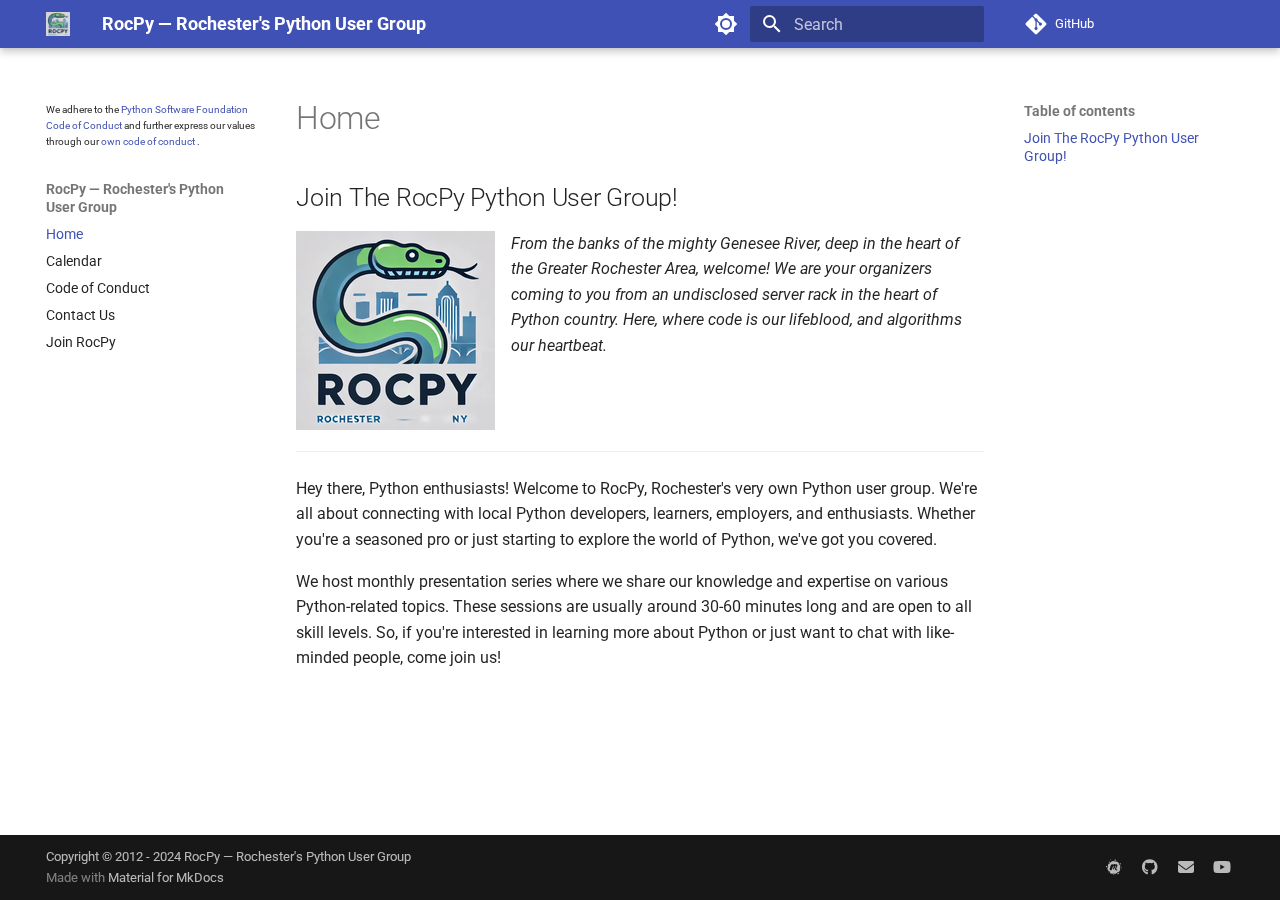
<file: index.html>
<!doctype html>
<html lang="en" class="no-js">
  <head>
    
      <meta charset="utf-8">
      <meta name="viewport" content="width=device-width,initial-scale=1">
      
        <meta name="description" content="The Rochester Python Meetup Group">
      
      
      
        <link rel="canonical" href="https://rocpy.org/">
      
      
      
        <link rel="next" href="calendar/">
      
      
      <link rel="icon" href="img/favicon.ico">
      <meta name="generator" content="mkdocs-1.6.1, mkdocs-material-9.5.49">
    
    
      
        <title>RocPy — Rochester's Python User Group</title>
      
    
    
      <link rel="stylesheet" href="assets/stylesheets/main.6f8fc17f.min.css">
      
        
        <link rel="stylesheet" href="assets/stylesheets/palette.06af60db.min.css">
      
      


    
    
      
    
    
      
        
        
        <link rel="preconnect" href="https://fonts.gstatic.com" crossorigin>
        <link rel="stylesheet" href="https://fonts.googleapis.com/css?family=Roboto:300,300i,400,400i,700,700i%7CRoboto+Mono:400,400i,700,700i&display=fallback">
        <style>:root{--md-text-font:"Roboto";--md-code-font:"Roboto Mono"}</style>
      
    
    
      <link rel="stylesheet" href="css/extra.css">
    
    <script>__md_scope=new URL(".",location),__md_hash=e=>[...e].reduce(((e,_)=>(e<<5)-e+_.charCodeAt(0)),0),__md_get=(e,_=localStorage,t=__md_scope)=>JSON.parse(_.getItem(t.pathname+"."+e)),__md_set=(e,_,t=localStorage,a=__md_scope)=>{try{t.setItem(a.pathname+"."+e,JSON.stringify(_))}catch(e){}}</script>
    
      

    
    
    
  </head>
  
  
    
    
      
    
    
    
    
    <body dir="ltr" data-md-color-scheme="default" data-md-color-primary="indigo" data-md-color-accent="indigo">
  
    
    <input class="md-toggle" data-md-toggle="drawer" type="checkbox" id="__drawer" autocomplete="off">
    <input class="md-toggle" data-md-toggle="search" type="checkbox" id="__search" autocomplete="off">
    <label class="md-overlay" for="__drawer"></label>
    <div data-md-component="skip">
      
        
        <a href="#join-the-rocpy-python-user-group" class="md-skip">
          Skip to content
        </a>
      
    </div>
    <div data-md-component="announce">
      
    </div>
    
    
      

  

<header class="md-header md-header--shadow" data-md-component="header">
  <nav class="md-header__inner md-grid" aria-label="Header">
    <a href="." title="RocPy — Rochester&#39;s Python User Group" class="md-header__button md-logo" aria-label="RocPy — Rochester's Python User Group" data-md-component="logo">
      
  <img src="img/rocpy-logo-small.png" alt="logo">

    </a>
    <label class="md-header__button md-icon" for="__drawer">
      
      <svg xmlns="http://www.w3.org/2000/svg" viewBox="0 0 24 24"><path d="M3 6h18v2H3zm0 5h18v2H3zm0 5h18v2H3z"/></svg>
    </label>
    <div class="md-header__title" data-md-component="header-title">
      <div class="md-header__ellipsis">
        <div class="md-header__topic">
          <span class="md-ellipsis">
            RocPy — Rochester's Python User Group
          </span>
        </div>
        <div class="md-header__topic" data-md-component="header-topic">
          <span class="md-ellipsis">
            
              Home
            
          </span>
        </div>
      </div>
    </div>
    
      
        <form class="md-header__option" data-md-component="palette">
  
    
    
    
    <input class="md-option" data-md-color-media="" data-md-color-scheme="default" data-md-color-primary="indigo" data-md-color-accent="indigo"  aria-label="Switch to dark mode"  type="radio" name="__palette" id="__palette_0">
    
      <label class="md-header__button md-icon" title="Switch to dark mode" for="__palette_1" hidden>
        <svg xmlns="http://www.w3.org/2000/svg" viewBox="0 0 24 24"><path d="M12 8a4 4 0 0 0-4 4 4 4 0 0 0 4 4 4 4 0 0 0 4-4 4 4 0 0 0-4-4m0 10a6 6 0 0 1-6-6 6 6 0 0 1 6-6 6 6 0 0 1 6 6 6 6 0 0 1-6 6m8-9.31V4h-4.69L12 .69 8.69 4H4v4.69L.69 12 4 15.31V20h4.69L12 23.31 15.31 20H20v-4.69L23.31 12z"/></svg>
      </label>
    
  
    
    
    
    <input class="md-option" data-md-color-media="" data-md-color-scheme="slate" data-md-color-primary="indigo" data-md-color-accent="indigo"  aria-label="Switch to light mode"  type="radio" name="__palette" id="__palette_1">
    
      <label class="md-header__button md-icon" title="Switch to light mode" for="__palette_0" hidden>
        <svg xmlns="http://www.w3.org/2000/svg" viewBox="0 0 24 24"><path d="M9 2c-1.05 0-2.05.16-3 .46 4.06 1.27 7 5.04 7 9.54s-2.94 8.27-7 9.54c.95.3 1.95.46 3 .46a10 10 0 0 0 10-10A10 10 0 0 0 9 2"/></svg>
      </label>
    
  
</form>
      
    
    
      <script>var palette=__md_get("__palette");if(palette&&palette.color){if("(prefers-color-scheme)"===palette.color.media){var media=matchMedia("(prefers-color-scheme: light)"),input=document.querySelector(media.matches?"[data-md-color-media='(prefers-color-scheme: light)']":"[data-md-color-media='(prefers-color-scheme: dark)']");palette.color.media=input.getAttribute("data-md-color-media"),palette.color.scheme=input.getAttribute("data-md-color-scheme"),palette.color.primary=input.getAttribute("data-md-color-primary"),palette.color.accent=input.getAttribute("data-md-color-accent")}for(var[key,value]of Object.entries(palette.color))document.body.setAttribute("data-md-color-"+key,value)}</script>
    
    
    
      <label class="md-header__button md-icon" for="__search">
        
        <svg xmlns="http://www.w3.org/2000/svg" viewBox="0 0 24 24"><path d="M9.5 3A6.5 6.5 0 0 1 16 9.5c0 1.61-.59 3.09-1.56 4.23l.27.27h.79l5 5-1.5 1.5-5-5v-.79l-.27-.27A6.52 6.52 0 0 1 9.5 16 6.5 6.5 0 0 1 3 9.5 6.5 6.5 0 0 1 9.5 3m0 2C7 5 5 7 5 9.5S7 14 9.5 14 14 12 14 9.5 12 5 9.5 5"/></svg>
      </label>
      <div class="md-search" data-md-component="search" role="dialog">
  <label class="md-search__overlay" for="__search"></label>
  <div class="md-search__inner" role="search">
    <form class="md-search__form" name="search">
      <input type="text" class="md-search__input" name="query" aria-label="Search" placeholder="Search" autocapitalize="off" autocorrect="off" autocomplete="off" spellcheck="false" data-md-component="search-query" required>
      <label class="md-search__icon md-icon" for="__search">
        
        <svg xmlns="http://www.w3.org/2000/svg" viewBox="0 0 24 24"><path d="M9.5 3A6.5 6.5 0 0 1 16 9.5c0 1.61-.59 3.09-1.56 4.23l.27.27h.79l5 5-1.5 1.5-5-5v-.79l-.27-.27A6.52 6.52 0 0 1 9.5 16 6.5 6.5 0 0 1 3 9.5 6.5 6.5 0 0 1 9.5 3m0 2C7 5 5 7 5 9.5S7 14 9.5 14 14 12 14 9.5 12 5 9.5 5"/></svg>
        
        <svg xmlns="http://www.w3.org/2000/svg" viewBox="0 0 24 24"><path d="M20 11v2H8l5.5 5.5-1.42 1.42L4.16 12l7.92-7.92L13.5 5.5 8 11z"/></svg>
      </label>
      <nav class="md-search__options" aria-label="Search">
        
        <button type="reset" class="md-search__icon md-icon" title="Clear" aria-label="Clear" tabindex="-1">
          
          <svg xmlns="http://www.w3.org/2000/svg" viewBox="0 0 24 24"><path d="M19 6.41 17.59 5 12 10.59 6.41 5 5 6.41 10.59 12 5 17.59 6.41 19 12 13.41 17.59 19 19 17.59 13.41 12z"/></svg>
        </button>
      </nav>
      
    </form>
    <div class="md-search__output">
      <div class="md-search__scrollwrap" tabindex="0" data-md-scrollfix>
        <div class="md-search-result" data-md-component="search-result">
          <div class="md-search-result__meta">
            Initializing search
          </div>
          <ol class="md-search-result__list" role="presentation"></ol>
        </div>
      </div>
    </div>
  </div>
</div>
    
    
      <div class="md-header__source">
        <a href="https://github.com/RocPy/rocpy.github.io" title="Go to repository" class="md-source" data-md-component="source">
  <div class="md-source__icon md-icon">
    
    <svg xmlns="http://www.w3.org/2000/svg" viewBox="0 0 448 512"><!--! Font Awesome Free 6.7.1 by @fontawesome - https://fontawesome.com License - https://fontawesome.com/license/free (Icons: CC BY 4.0, Fonts: SIL OFL 1.1, Code: MIT License) Copyright 2024 Fonticons, Inc.--><path d="M439.55 236.05 244 40.45a28.87 28.87 0 0 0-40.81 0l-40.66 40.63 51.52 51.52c27.06-9.14 52.68 16.77 43.39 43.68l49.66 49.66c34.23-11.8 61.18 31 35.47 56.69-26.49 26.49-70.21-2.87-56-37.34L240.22 199v121.85c25.3 12.54 22.26 41.85 9.08 55a34.34 34.34 0 0 1-48.55 0c-17.57-17.6-11.07-46.91 11.25-56v-123c-20.8-8.51-24.6-30.74-18.64-45L142.57 101 8.45 235.14a28.86 28.86 0 0 0 0 40.81l195.61 195.6a28.86 28.86 0 0 0 40.8 0l194.69-194.69a28.86 28.86 0 0 0 0-40.81"/></svg>
  </div>
  <div class="md-source__repository">
    GitHub
  </div>
</a>
      </div>
    
  </nav>
  
</header>
    
    <div class="md-container" data-md-component="container">
      
      
        
          
        
      
      <main class="md-main" data-md-component="main">
        <div class="md-main__inner md-grid">
          
            
              
              <div class="md-sidebar md-sidebar--primary" data-md-component="sidebar" data-md-type="navigation" >
                <div class="md-sidebar__scrollwrap">
                  <div class="md-sidebar__inner">
                    

<!-- Determine classes -->

<!-- Paragraph Section -->
<div class="md-typeset" style="font-size:1em; margin-left: 0.6rem; marigin-right: 0.6rem; margin-bottom: 1.5rem">
  <p style="text-align: left; margin: 0;">
    We adhere to the 
    <a href="https://policies.python.org/python.org/code-of-conduct/" 
       style="word-wrap: break-word; word-break: break-word; overflow-wrap: break-word;">
      Python Software Foundation Code of Conduct
    </a>
    and further express our values through our 
    <a href="/code_of_conduct" 
       style="word-wrap: break-word; word-break: break-word; overflow-wrap: break-word;">
      own code of conduct
    </a>.
  </p>
</div>




<!-- Navigation -->
<nav
  class="md-nav md-nav--primary"
  aria-label="Navigation"
  data-md-level="0"
>

  <!-- Site title -->
  <label class="md-nav__title" for="__drawer">
    <a
      href="."
      title="RocPy — Rochester&#39;s Python User Group"
      class="md-nav__button md-logo"
      aria-label="RocPy — Rochester's Python User Group"
      data-md-component="logo"
    >
      
  <img src="img/rocpy-logo-small.png" alt="logo">

    </a>
    RocPy — Rochester's Python User Group
  </label>

  <!-- Repository information -->
  
    <div class="md-nav__source">
      <a href="https://github.com/RocPy/rocpy.github.io" title="Go to repository" class="md-source" data-md-component="source">
  <div class="md-source__icon md-icon">
    
    <svg xmlns="http://www.w3.org/2000/svg" viewBox="0 0 448 512"><!--! Font Awesome Free 6.7.1 by @fontawesome - https://fontawesome.com License - https://fontawesome.com/license/free (Icons: CC BY 4.0, Fonts: SIL OFL 1.1, Code: MIT License) Copyright 2024 Fonticons, Inc.--><path d="M439.55 236.05 244 40.45a28.87 28.87 0 0 0-40.81 0l-40.66 40.63 51.52 51.52c27.06-9.14 52.68 16.77 43.39 43.68l49.66 49.66c34.23-11.8 61.18 31 35.47 56.69-26.49 26.49-70.21-2.87-56-37.34L240.22 199v121.85c25.3 12.54 22.26 41.85 9.08 55a34.34 34.34 0 0 1-48.55 0c-17.57-17.6-11.07-46.91 11.25-56v-123c-20.8-8.51-24.6-30.74-18.64-45L142.57 101 8.45 235.14a28.86 28.86 0 0 0 0 40.81l195.61 195.6a28.86 28.86 0 0 0 40.8 0l194.69-194.69a28.86 28.86 0 0 0 0-40.81"/></svg>
  </div>
  <div class="md-source__repository">
    GitHub
  </div>
</a>
    </div>
  

  <!-- Navigation list -->
  <ul class="md-nav__list" data-md-scrollfix>
    
      
      
  
  
    
  
  
  
    <li class="md-nav__item md-nav__item--active">
      
      <input class="md-nav__toggle md-toggle" type="checkbox" id="__toc">
      
      
      
        <label class="md-nav__link md-nav__link--active" for="__toc">
          
  
  <span class="md-ellipsis">
    Home
  </span>
  

          <span class="md-nav__icon md-icon"></span>
        </label>
      
      <a href="." class="md-nav__link md-nav__link--active">
        
  
  <span class="md-ellipsis">
    Home
  </span>
  

      </a>
      
        

<nav class="md-nav md-nav--secondary" aria-label="Table of contents">
  
  
  
  
    <label class="md-nav__title" for="__toc">
      <span class="md-nav__icon md-icon"></span>
      Table of contents
    </label>
    <ul class="md-nav__list" data-md-component="toc" data-md-scrollfix>
      
        <li class="md-nav__item">
  <a href="#join-the-rocpy-python-user-group" class="md-nav__link">
    <span class="md-ellipsis">
      Join The RocPy Python User Group!
    </span>
  </a>
  
</li>
      
    </ul>
  
</nav>
      
    </li>
  

    
      
      
  
  
  
  
    <li class="md-nav__item">
      <a href="calendar/" class="md-nav__link">
        
  
  <span class="md-ellipsis">
    Calendar
  </span>
  

      </a>
    </li>
  

    
      
      
  
  
  
  
    <li class="md-nav__item">
      <a href="code_of_conduct/" class="md-nav__link">
        
  
  <span class="md-ellipsis">
    Code of Conduct
  </span>
  

      </a>
    </li>
  

    
      
      
  
  
  
  
    <li class="md-nav__item">
      <a href="contact/" class="md-nav__link">
        
  
  <span class="md-ellipsis">
    Contact Us
  </span>
  

      </a>
    </li>
  

    
      
      
  
  
  
  
    <li class="md-nav__item">
      <a href="join/" class="md-nav__link">
        
  
  <span class="md-ellipsis">
    Join RocPy
  </span>
  

      </a>
    </li>
  

    
  </ul>
</nav>
                  </div>
                </div>
              </div>
            
            
              
              <div class="md-sidebar md-sidebar--secondary" data-md-component="sidebar" data-md-type="toc" >
                <div class="md-sidebar__scrollwrap">
                  <div class="md-sidebar__inner">
                    

<nav class="md-nav md-nav--secondary" aria-label="Table of contents">
  
  
  
  
    <label class="md-nav__title" for="__toc">
      <span class="md-nav__icon md-icon"></span>
      Table of contents
    </label>
    <ul class="md-nav__list" data-md-component="toc" data-md-scrollfix>
      
        <li class="md-nav__item">
  <a href="#join-the-rocpy-python-user-group" class="md-nav__link">
    <span class="md-ellipsis">
      Join The RocPy Python User Group!
    </span>
  </a>
  
</li>
      
    </ul>
  
</nav>
                  </div>
                </div>
              </div>
            
          
          
            <div class="md-content" data-md-component="content">
              <article class="md-content__inner md-typeset">
                
                  

  
  


  <h1>Home</h1>

<h2 id="join-the-rocpy-python-user-group">Join The RocPy Python User Group!</h2>
<p><img align="left" alt="RocPy Logo" src="img/rocpy-logo-small.png" title="RocPy Logo" /></p>
<p><em>From the banks of the mighty Genesee River, deep in the heart of the Greater
Rochester Area, welcome! We are your organizers coming to you from an
undisclosed server rack in the heart of Python country. Here, where code is our
lifeblood, and algorithms our heartbeat.</em></p>
<p><br/><br/></p>
<hr />
<p>Hey there, Python enthusiasts! Welcome to RocPy, Rochester's very own Python user group. We're all about connecting with local Python developers, learners, employers, and enthusiasts. Whether you're a seasoned pro or just starting to explore the world of Python, we've got you covered.</p>
<p>We host monthly presentation series where we share our knowledge and expertise on various Python-related topics. These sessions are usually around 30-60 minutes long and are open to all skill levels. So, if you're interested in learning more about Python or just want to chat with like-minded people, come join us!</p>












                
              </article>
            </div>
          
          
<script>var target=document.getElementById(location.hash.slice(1));target&&target.name&&(target.checked=target.name.startsWith("__tabbed_"))</script>
        </div>
        
      </main>
      
        <footer class="md-footer">
  
  <div class="md-footer-meta md-typeset">
    <div class="md-footer-meta__inner md-grid">
      <div class="md-copyright">
  
    <div class="md-copyright__highlight">
      Copyright &copy; 2012 - 2024 RocPy — Rochester's Python User Group
    </div>
  
  
    Made with
    <a href="https://squidfunk.github.io/mkdocs-material/" target="_blank" rel="noopener">
      Material for MkDocs
    </a>
  
</div>
      
        <div class="md-social">
  
    
    
    
    
      
      
    
    <a href="https://www.meetup.com/Rochester-Python-Meetup/" target="_blank" rel="noopener" title="www.meetup.com" class="md-social__link">
      <svg xmlns="http://www.w3.org/2000/svg" viewBox="0 0 512 512"><!--! Font Awesome Free 6.7.1 by @fontawesome - https://fontawesome.com License - https://fontawesome.com/license/free (Icons: CC BY 4.0, Fonts: SIL OFL 1.1, Code: MIT License) Copyright 2024 Fonticons, Inc.--><path d="M99 414.3c1.1 5.7-2.3 11.1-8 12.3-5.4 1.1-10.9-2.3-12-8-1.1-5.4 2.3-11.1 7.7-12.3s11.1 2.3 12.3 8m143.1 71.4c-6.3 4.6-8 13.4-3.7 20 4.6 6.6 13.4 8.3 20 3.7 6.3-4.6 8-13.4 3.4-20-4.2-6.5-13.1-8.3-19.7-3.7m-86-462.3c6.3-1.4 10.3-7.7 8.9-14-1.1-6.6-7.4-10.6-13.7-9.1-6.3 1.4-10.3 7.7-9.1 14 1.4 6.6 7.6 10.6 13.9 9.1M34.4 226.3c-10-6.9-23.7-4.3-30.6 6-6.9 10-4.3 24 5.7 30.9 10 7.1 23.7 4.6 30.6-5.7 6.9-10.4 4.3-24.1-5.7-31.2m272-170.9c10.6-6.3 13.7-20 7.7-30.3-6.3-10.6-19.7-14-30-7.7s-13.7 20-7.4 30.6c6 10.3 19.4 13.7 29.7 7.4m-191.1 58c7.7-5.4 9.4-16 4.3-23.7s-15.7-9.4-23.1-4.3c-7.7 5.4-9.4 16-4.3 23.7 5.1 7.8 15.6 9.5 23.1 4.3m372.3 156c-7.4 1.7-12.3 9.1-10.6 16.9 1.4 7.4 8.9 12.3 16.3 10.6 7.4-1.4 12.3-8.9 10.6-16.6-1.5-7.4-8.9-12.3-16.3-10.9m39.7-56.8c-1.1-5.7-6.6-9.1-12-8-5.7 1.1-9.1 6.9-8 12.6 1.1 5.4 6.6 9.1 12.3 8 5.4-1.5 9.1-6.9 7.7-12.6M447 138.9c-8.6 6-10.6 17.7-4.9 26.3s17.4 10.6 26 4.9c8.3-6 10.3-17.7 4.6-26.3-5.7-8.7-17.4-10.9-25.7-4.9m-6.3 139.4c26.3 43.1 15.1 100-26.3 129.1-17.4 12.3-37.1 17.7-56.9 17.1-12 47.1-69.4 64.6-105.1 32.6-1.1.9-2.6 1.7-3.7 2.9-39.1 27.1-92.3 17.4-119.4-22.3-9.7-14.3-14.6-30.6-15.1-46.9-65.4-10.9-90-94-41.1-139.7-28.3-46.9.6-107.4 53.4-114.9C151.6 70 234.1 38.6 290.1 82c67.4-22.3 136.3 29.4 130.9 101.1 41.1 12.6 52.8 66.9 19.7 95.2m-70 74.3c-3.1-20.6-40.9-4.6-43.1-27.1-3.1-32 43.7-101.1 40-128-3.4-24-19.4-29.1-33.4-29.4-13.4-.3-16.9 2-21.4 4.6-2.9 1.7-6.6 4.9-11.7-.3-6.3-6-11.1-11.7-19.4-12.9-12.3-2-17.7 2-26.6 9.7-3.4 2.9-12 12.9-20 9.1-3.4-1.7-15.4-7.7-24-11.4-16.3-7.1-40 4.6-48.6 20-12.9 22.9-38 113.1-41.7 125.1-8.6 26.6 10.9 48.6 36.9 47.1 11.1-.6 18.3-4.6 25.4-17.4 4-7.4 41.7-107.7 44.6-112.6 2-3.4 8.9-8 14.6-5.1 5.7 3.1 6.9 9.4 6 15.1-1.1 9.7-28 70.9-28.9 77.7-3.4 22.9 26.9 26.6 38.6 4 3.7-7.1 45.7-92.6 49.4-98.3 4.3-6.3 7.4-8.3 11.7-8 3.1 0 8.3.9 7.1 10.9-1.4 9.4-35.1 72.3-38.9 87.7-4.6 20.6 6.6 41.4 24.9 50.6 11.4 5.7 62.5 15.7 58.5-11.1m5.7 92.3c-10.3 7.4-12.9 22-5.7 32.6 7.1 10.6 21.4 13.1 32 6 10.6-7.4 13.1-22 6-32.6-7.4-10.6-21.7-13.5-32.3-6"/></svg>
    </a>
  
    
    
    
    
      
      
    
    <a href="https://github.com/RocPy" target="_blank" rel="noopener" title="github.com" class="md-social__link">
      <svg xmlns="http://www.w3.org/2000/svg" viewBox="0 0 496 512"><!--! Font Awesome Free 6.7.1 by @fontawesome - https://fontawesome.com License - https://fontawesome.com/license/free (Icons: CC BY 4.0, Fonts: SIL OFL 1.1, Code: MIT License) Copyright 2024 Fonticons, Inc.--><path d="M165.9 397.4c0 2-2.3 3.6-5.2 3.6-3.3.3-5.6-1.3-5.6-3.6 0-2 2.3-3.6 5.2-3.6 3-.3 5.6 1.3 5.6 3.6m-31.1-4.5c-.7 2 1.3 4.3 4.3 4.9 2.6 1 5.6 0 6.2-2s-1.3-4.3-4.3-5.2c-2.6-.7-5.5.3-6.2 2.3m44.2-1.7c-2.9.7-4.9 2.6-4.6 4.9.3 2 2.9 3.3 5.9 2.6 2.9-.7 4.9-2.6 4.6-4.6-.3-1.9-3-3.2-5.9-2.9M244.8 8C106.1 8 0 113.3 0 252c0 110.9 69.8 205.8 169.5 239.2 12.8 2.3 17.3-5.6 17.3-12.1 0-6.2-.3-40.4-.3-61.4 0 0-70 15-84.7-29.8 0 0-11.4-29.1-27.8-36.6 0 0-22.9-15.7 1.6-15.4 0 0 24.9 2 38.6 25.8 21.9 38.6 58.6 27.5 72.9 20.9 2.3-16 8.8-27.1 16-33.7-55.9-6.2-112.3-14.3-112.3-110.5 0-27.5 7.6-41.3 23.6-58.9-2.6-6.5-11.1-33.3 2.6-67.9 20.9-6.5 69 27 69 27 20-5.6 41.5-8.5 62.8-8.5s42.8 2.9 62.8 8.5c0 0 48.1-33.6 69-27 13.7 34.7 5.2 61.4 2.6 67.9 16 17.7 25.8 31.5 25.8 58.9 0 96.5-58.9 104.2-114.8 110.5 9.2 7.9 17 22.9 17 46.4 0 33.7-.3 75.4-.3 83.6 0 6.5 4.6 14.4 17.3 12.1C428.2 457.8 496 362.9 496 252 496 113.3 383.5 8 244.8 8M97.2 352.9c-1.3 1-1 3.3.7 5.2 1.6 1.6 3.9 2.3 5.2 1 1.3-1 1-3.3-.7-5.2-1.6-1.6-3.9-2.3-5.2-1m-10.8-8.1c-.7 1.3.3 2.9 2.3 3.9 1.6 1 3.6.7 4.3-.7.7-1.3-.3-2.9-2.3-3.9-2-.6-3.6-.3-4.3.7m32.4 35.6c-1.6 1.3-1 4.3 1.3 6.2 2.3 2.3 5.2 2.6 6.5 1 1.3-1.3.7-4.3-1.3-6.2-2.2-2.3-5.2-2.6-6.5-1m-11.4-14.7c-1.6 1-1.6 3.6 0 5.9s4.3 3.3 5.6 2.3c1.6-1.3 1.6-3.9 0-6.2-1.4-2.3-4-3.3-5.6-2"/></svg>
    </a>
  
    
    
    
    
    <a href="/contact/" target="_blank" rel="noopener" title="" class="md-social__link">
      <svg xmlns="http://www.w3.org/2000/svg" viewBox="0 0 512 512"><!--! Font Awesome Free 6.7.1 by @fontawesome - https://fontawesome.com License - https://fontawesome.com/license/free (Icons: CC BY 4.0, Fonts: SIL OFL 1.1, Code: MIT License) Copyright 2024 Fonticons, Inc.--><path d="M48 64C21.5 64 0 85.5 0 112c0 15.1 7.1 29.3 19.2 38.4l217.6 163.2c11.4 8.5 27 8.5 38.4 0l217.6-163.2c12.1-9.1 19.2-23.3 19.2-38.4 0-26.5-21.5-48-48-48zM0 176v208c0 35.3 28.7 64 64 64h384c35.3 0 64-28.7 64-64V176L294.4 339.2a63.9 63.9 0 0 1-76.8 0z"/></svg>
    </a>
  
    
    
    
    
      
      
    
    <a href="https://www.youtube.com/@rocpy4" target="_blank" rel="noopener" title="www.youtube.com" class="md-social__link">
      <svg xmlns="http://www.w3.org/2000/svg" viewBox="0 0 576 512"><!--! Font Awesome Free 6.7.1 by @fontawesome - https://fontawesome.com License - https://fontawesome.com/license/free (Icons: CC BY 4.0, Fonts: SIL OFL 1.1, Code: MIT License) Copyright 2024 Fonticons, Inc.--><path d="M549.655 124.083c-6.281-23.65-24.787-42.276-48.284-48.597C458.781 64 288 64 288 64S117.22 64 74.629 75.486c-23.497 6.322-42.003 24.947-48.284 48.597-11.412 42.867-11.412 132.305-11.412 132.305s0 89.438 11.412 132.305c6.281 23.65 24.787 41.5 48.284 47.821C117.22 448 288 448 288 448s170.78 0 213.371-11.486c23.497-6.321 42.003-24.171 48.284-47.821 11.412-42.867 11.412-132.305 11.412-132.305s0-89.438-11.412-132.305m-317.51 213.508V175.185l142.739 81.205z"/></svg>
    </a>
  
</div>
      
    </div>
  </div>
</footer>
      
    </div>
    <div class="md-dialog" data-md-component="dialog">
      <div class="md-dialog__inner md-typeset"></div>
    </div>
    
    
    <script id="__config" type="application/json">{"base": ".", "features": [], "search": "assets/javascripts/workers/search.6ce7567c.min.js", "translations": {"clipboard.copied": "Copied to clipboard", "clipboard.copy": "Copy to clipboard", "search.result.more.one": "1 more on this page", "search.result.more.other": "# more on this page", "search.result.none": "No matching documents", "search.result.one": "1 matching document", "search.result.other": "# matching documents", "search.result.placeholder": "Type to start searching", "search.result.term.missing": "Missing", "select.version": "Select version"}}</script>
    
    
      <script src="assets/javascripts/bundle.88dd0f4e.min.js"></script>
      
    
  </body>
</html>
</file>
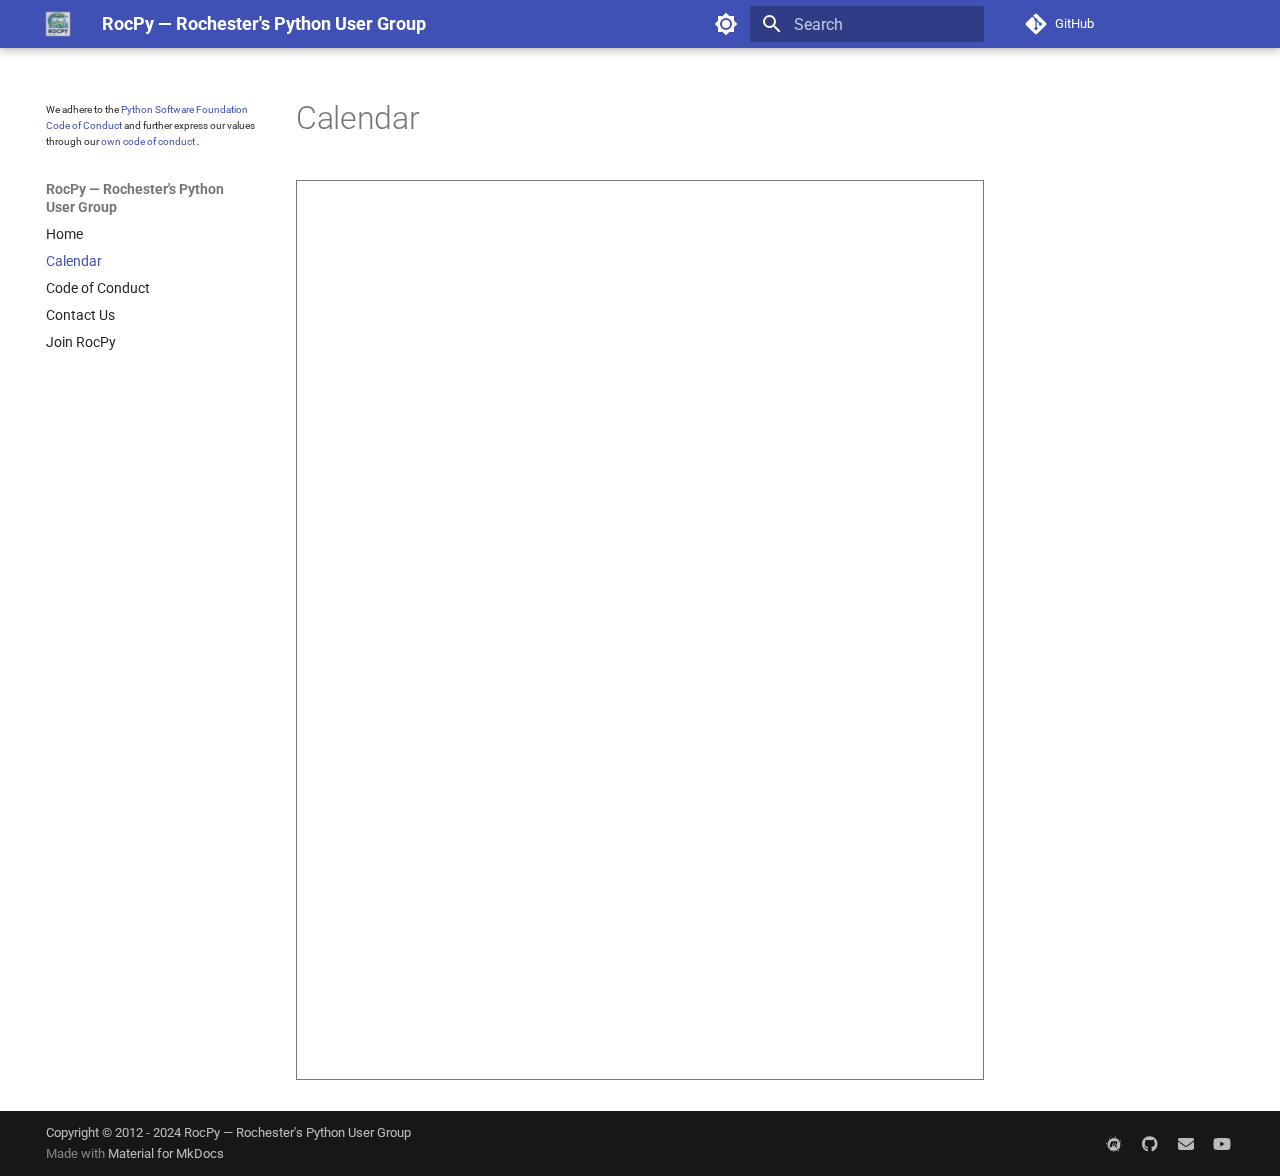
<file: calendar/index.html>
<!doctype html>
<html lang="en" class="no-js">
  <head>
    
      <meta charset="utf-8">
      <meta name="viewport" content="width=device-width,initial-scale=1">
      
        <meta name="description" content="The Rochester Python Meetup Group">
      
      
      
        <link rel="canonical" href="https://rocpy.org/calendar/">
      
      
        <link rel="prev" href="..">
      
      
        <link rel="next" href="../code_of_conduct/">
      
      
      <link rel="icon" href="../img/favicon.ico">
      <meta name="generator" content="mkdocs-1.6.1, mkdocs-material-9.5.49">
    
    
      
        <title>Calendar - RocPy — Rochester's Python User Group</title>
      
    
    
      <link rel="stylesheet" href="../assets/stylesheets/main.6f8fc17f.min.css">
      
        
        <link rel="stylesheet" href="../assets/stylesheets/palette.06af60db.min.css">
      
      


    
    
      
    
    
      
        
        
        <link rel="preconnect" href="https://fonts.gstatic.com" crossorigin>
        <link rel="stylesheet" href="https://fonts.googleapis.com/css?family=Roboto:300,300i,400,400i,700,700i%7CRoboto+Mono:400,400i,700,700i&display=fallback">
        <style>:root{--md-text-font:"Roboto";--md-code-font:"Roboto Mono"}</style>
      
    
    
      <link rel="stylesheet" href="../css/extra.css">
    
    <script>__md_scope=new URL("..",location),__md_hash=e=>[...e].reduce(((e,_)=>(e<<5)-e+_.charCodeAt(0)),0),__md_get=(e,_=localStorage,t=__md_scope)=>JSON.parse(_.getItem(t.pathname+"."+e)),__md_set=(e,_,t=localStorage,a=__md_scope)=>{try{t.setItem(a.pathname+"."+e,JSON.stringify(_))}catch(e){}}</script>
    
      

    
    
    
  </head>
  
  
    
    
      
    
    
    
    
    <body dir="ltr" data-md-color-scheme="default" data-md-color-primary="indigo" data-md-color-accent="indigo">
  
    
    <input class="md-toggle" data-md-toggle="drawer" type="checkbox" id="__drawer" autocomplete="off">
    <input class="md-toggle" data-md-toggle="search" type="checkbox" id="__search" autocomplete="off">
    <label class="md-overlay" for="__drawer"></label>
    <div data-md-component="skip">
      
        
        <a href="#calendar" class="md-skip">
          Skip to content
        </a>
      
    </div>
    <div data-md-component="announce">
      
    </div>
    
    
      

  

<header class="md-header md-header--shadow" data-md-component="header">
  <nav class="md-header__inner md-grid" aria-label="Header">
    <a href=".." title="RocPy — Rochester&#39;s Python User Group" class="md-header__button md-logo" aria-label="RocPy — Rochester's Python User Group" data-md-component="logo">
      
  <img src="../img/rocpy-logo-small.png" alt="logo">

    </a>
    <label class="md-header__button md-icon" for="__drawer">
      
      <svg xmlns="http://www.w3.org/2000/svg" viewBox="0 0 24 24"><path d="M3 6h18v2H3zm0 5h18v2H3zm0 5h18v2H3z"/></svg>
    </label>
    <div class="md-header__title" data-md-component="header-title">
      <div class="md-header__ellipsis">
        <div class="md-header__topic">
          <span class="md-ellipsis">
            RocPy — Rochester's Python User Group
          </span>
        </div>
        <div class="md-header__topic" data-md-component="header-topic">
          <span class="md-ellipsis">
            
              Calendar
            
          </span>
        </div>
      </div>
    </div>
    
      
        <form class="md-header__option" data-md-component="palette">
  
    
    
    
    <input class="md-option" data-md-color-media="" data-md-color-scheme="default" data-md-color-primary="indigo" data-md-color-accent="indigo"  aria-label="Switch to dark mode"  type="radio" name="__palette" id="__palette_0">
    
      <label class="md-header__button md-icon" title="Switch to dark mode" for="__palette_1" hidden>
        <svg xmlns="http://www.w3.org/2000/svg" viewBox="0 0 24 24"><path d="M12 8a4 4 0 0 0-4 4 4 4 0 0 0 4 4 4 4 0 0 0 4-4 4 4 0 0 0-4-4m0 10a6 6 0 0 1-6-6 6 6 0 0 1 6-6 6 6 0 0 1 6 6 6 6 0 0 1-6 6m8-9.31V4h-4.69L12 .69 8.69 4H4v4.69L.69 12 4 15.31V20h4.69L12 23.31 15.31 20H20v-4.69L23.31 12z"/></svg>
      </label>
    
  
    
    
    
    <input class="md-option" data-md-color-media="" data-md-color-scheme="slate" data-md-color-primary="indigo" data-md-color-accent="indigo"  aria-label="Switch to light mode"  type="radio" name="__palette" id="__palette_1">
    
      <label class="md-header__button md-icon" title="Switch to light mode" for="__palette_0" hidden>
        <svg xmlns="http://www.w3.org/2000/svg" viewBox="0 0 24 24"><path d="M9 2c-1.05 0-2.05.16-3 .46 4.06 1.27 7 5.04 7 9.54s-2.94 8.27-7 9.54c.95.3 1.95.46 3 .46a10 10 0 0 0 10-10A10 10 0 0 0 9 2"/></svg>
      </label>
    
  
</form>
      
    
    
      <script>var palette=__md_get("__palette");if(palette&&palette.color){if("(prefers-color-scheme)"===palette.color.media){var media=matchMedia("(prefers-color-scheme: light)"),input=document.querySelector(media.matches?"[data-md-color-media='(prefers-color-scheme: light)']":"[data-md-color-media='(prefers-color-scheme: dark)']");palette.color.media=input.getAttribute("data-md-color-media"),palette.color.scheme=input.getAttribute("data-md-color-scheme"),palette.color.primary=input.getAttribute("data-md-color-primary"),palette.color.accent=input.getAttribute("data-md-color-accent")}for(var[key,value]of Object.entries(palette.color))document.body.setAttribute("data-md-color-"+key,value)}</script>
    
    
    
      <label class="md-header__button md-icon" for="__search">
        
        <svg xmlns="http://www.w3.org/2000/svg" viewBox="0 0 24 24"><path d="M9.5 3A6.5 6.5 0 0 1 16 9.5c0 1.61-.59 3.09-1.56 4.23l.27.27h.79l5 5-1.5 1.5-5-5v-.79l-.27-.27A6.52 6.52 0 0 1 9.5 16 6.5 6.5 0 0 1 3 9.5 6.5 6.5 0 0 1 9.5 3m0 2C7 5 5 7 5 9.5S7 14 9.5 14 14 12 14 9.5 12 5 9.5 5"/></svg>
      </label>
      <div class="md-search" data-md-component="search" role="dialog">
  <label class="md-search__overlay" for="__search"></label>
  <div class="md-search__inner" role="search">
    <form class="md-search__form" name="search">
      <input type="text" class="md-search__input" name="query" aria-label="Search" placeholder="Search" autocapitalize="off" autocorrect="off" autocomplete="off" spellcheck="false" data-md-component="search-query" required>
      <label class="md-search__icon md-icon" for="__search">
        
        <svg xmlns="http://www.w3.org/2000/svg" viewBox="0 0 24 24"><path d="M9.5 3A6.5 6.5 0 0 1 16 9.5c0 1.61-.59 3.09-1.56 4.23l.27.27h.79l5 5-1.5 1.5-5-5v-.79l-.27-.27A6.52 6.52 0 0 1 9.5 16 6.5 6.5 0 0 1 3 9.5 6.5 6.5 0 0 1 9.5 3m0 2C7 5 5 7 5 9.5S7 14 9.5 14 14 12 14 9.5 12 5 9.5 5"/></svg>
        
        <svg xmlns="http://www.w3.org/2000/svg" viewBox="0 0 24 24"><path d="M20 11v2H8l5.5 5.5-1.42 1.42L4.16 12l7.92-7.92L13.5 5.5 8 11z"/></svg>
      </label>
      <nav class="md-search__options" aria-label="Search">
        
        <button type="reset" class="md-search__icon md-icon" title="Clear" aria-label="Clear" tabindex="-1">
          
          <svg xmlns="http://www.w3.org/2000/svg" viewBox="0 0 24 24"><path d="M19 6.41 17.59 5 12 10.59 6.41 5 5 6.41 10.59 12 5 17.59 6.41 19 12 13.41 17.59 19 19 17.59 13.41 12z"/></svg>
        </button>
      </nav>
      
    </form>
    <div class="md-search__output">
      <div class="md-search__scrollwrap" tabindex="0" data-md-scrollfix>
        <div class="md-search-result" data-md-component="search-result">
          <div class="md-search-result__meta">
            Initializing search
          </div>
          <ol class="md-search-result__list" role="presentation"></ol>
        </div>
      </div>
    </div>
  </div>
</div>
    
    
      <div class="md-header__source">
        <a href="https://github.com/RocPy/rocpy.github.io" title="Go to repository" class="md-source" data-md-component="source">
  <div class="md-source__icon md-icon">
    
    <svg xmlns="http://www.w3.org/2000/svg" viewBox="0 0 448 512"><!--! Font Awesome Free 6.7.1 by @fontawesome - https://fontawesome.com License - https://fontawesome.com/license/free (Icons: CC BY 4.0, Fonts: SIL OFL 1.1, Code: MIT License) Copyright 2024 Fonticons, Inc.--><path d="M439.55 236.05 244 40.45a28.87 28.87 0 0 0-40.81 0l-40.66 40.63 51.52 51.52c27.06-9.14 52.68 16.77 43.39 43.68l49.66 49.66c34.23-11.8 61.18 31 35.47 56.69-26.49 26.49-70.21-2.87-56-37.34L240.22 199v121.85c25.3 12.54 22.26 41.85 9.08 55a34.34 34.34 0 0 1-48.55 0c-17.57-17.6-11.07-46.91 11.25-56v-123c-20.8-8.51-24.6-30.74-18.64-45L142.57 101 8.45 235.14a28.86 28.86 0 0 0 0 40.81l195.61 195.6a28.86 28.86 0 0 0 40.8 0l194.69-194.69a28.86 28.86 0 0 0 0-40.81"/></svg>
  </div>
  <div class="md-source__repository">
    GitHub
  </div>
</a>
      </div>
    
  </nav>
  
</header>
    
    <div class="md-container" data-md-component="container">
      
      
        
          
        
      
      <main class="md-main" data-md-component="main">
        <div class="md-main__inner md-grid">
          
            
              
              <div class="md-sidebar md-sidebar--primary" data-md-component="sidebar" data-md-type="navigation" >
                <div class="md-sidebar__scrollwrap">
                  <div class="md-sidebar__inner">
                    

<!-- Determine classes -->

<!-- Paragraph Section -->
<div class="md-typeset" style="font-size:1em; margin-left: 0.6rem; marigin-right: 0.6rem; margin-bottom: 1.5rem">
  <p style="text-align: left; margin: 0;">
    We adhere to the 
    <a href="https://policies.python.org/python.org/code-of-conduct/" 
       style="word-wrap: break-word; word-break: break-word; overflow-wrap: break-word;">
      Python Software Foundation Code of Conduct
    </a>
    and further express our values through our 
    <a href="/code_of_conduct" 
       style="word-wrap: break-word; word-break: break-word; overflow-wrap: break-word;">
      own code of conduct
    </a>.
  </p>
</div>




<!-- Navigation -->
<nav
  class="md-nav md-nav--primary"
  aria-label="Navigation"
  data-md-level="0"
>

  <!-- Site title -->
  <label class="md-nav__title" for="__drawer">
    <a
      href=".."
      title="RocPy — Rochester&#39;s Python User Group"
      class="md-nav__button md-logo"
      aria-label="RocPy — Rochester's Python User Group"
      data-md-component="logo"
    >
      
  <img src="../img/rocpy-logo-small.png" alt="logo">

    </a>
    RocPy — Rochester's Python User Group
  </label>

  <!-- Repository information -->
  
    <div class="md-nav__source">
      <a href="https://github.com/RocPy/rocpy.github.io" title="Go to repository" class="md-source" data-md-component="source">
  <div class="md-source__icon md-icon">
    
    <svg xmlns="http://www.w3.org/2000/svg" viewBox="0 0 448 512"><!--! Font Awesome Free 6.7.1 by @fontawesome - https://fontawesome.com License - https://fontawesome.com/license/free (Icons: CC BY 4.0, Fonts: SIL OFL 1.1, Code: MIT License) Copyright 2024 Fonticons, Inc.--><path d="M439.55 236.05 244 40.45a28.87 28.87 0 0 0-40.81 0l-40.66 40.63 51.52 51.52c27.06-9.14 52.68 16.77 43.39 43.68l49.66 49.66c34.23-11.8 61.18 31 35.47 56.69-26.49 26.49-70.21-2.87-56-37.34L240.22 199v121.85c25.3 12.54 22.26 41.85 9.08 55a34.34 34.34 0 0 1-48.55 0c-17.57-17.6-11.07-46.91 11.25-56v-123c-20.8-8.51-24.6-30.74-18.64-45L142.57 101 8.45 235.14a28.86 28.86 0 0 0 0 40.81l195.61 195.6a28.86 28.86 0 0 0 40.8 0l194.69-194.69a28.86 28.86 0 0 0 0-40.81"/></svg>
  </div>
  <div class="md-source__repository">
    GitHub
  </div>
</a>
    </div>
  

  <!-- Navigation list -->
  <ul class="md-nav__list" data-md-scrollfix>
    
      
      
  
  
  
  
    <li class="md-nav__item">
      <a href=".." class="md-nav__link">
        
  
  <span class="md-ellipsis">
    Home
  </span>
  

      </a>
    </li>
  

    
      
      
  
  
    
  
  
  
    <li class="md-nav__item md-nav__item--active">
      
      <input class="md-nav__toggle md-toggle" type="checkbox" id="__toc">
      
      
        
      
      
      <a href="./" class="md-nav__link md-nav__link--active">
        
  
  <span class="md-ellipsis">
    Calendar
  </span>
  

      </a>
      
    </li>
  

    
      
      
  
  
  
  
    <li class="md-nav__item">
      <a href="../code_of_conduct/" class="md-nav__link">
        
  
  <span class="md-ellipsis">
    Code of Conduct
  </span>
  

      </a>
    </li>
  

    
      
      
  
  
  
  
    <li class="md-nav__item">
      <a href="../contact/" class="md-nav__link">
        
  
  <span class="md-ellipsis">
    Contact Us
  </span>
  

      </a>
    </li>
  

    
      
      
  
  
  
  
    <li class="md-nav__item">
      <a href="../join/" class="md-nav__link">
        
  
  <span class="md-ellipsis">
    Join RocPy
  </span>
  

      </a>
    </li>
  

    
  </ul>
</nav>
                  </div>
                </div>
              </div>
            
            
              
              <div class="md-sidebar md-sidebar--secondary" data-md-component="sidebar" data-md-type="toc" >
                <div class="md-sidebar__scrollwrap">
                  <div class="md-sidebar__inner">
                    

<nav class="md-nav md-nav--secondary" aria-label="Table of contents">
  
  
  
    
  
  
</nav>
                  </div>
                </div>
              </div>
            
          
          
            <div class="md-content" data-md-component="content">
              <article class="md-content__inner md-typeset">
                
                  

  
  


<h1 id="calendar">Calendar</h1>
<iframe src="https://calendar.google.com/calendar/embed?height=600&wkst=1&ctz=America%2FNew_York&showPrint=0&mode=AGENDA&showCalendars=0&title=RocPy%20Schedule%20of%20Events&src=Y3BmbzE4cDg5OWVkcTNoY2JzaW8wamV1NGFuZDVqODJAaW1wb3J0LmNhbGVuZGFyLmdvb2dsZS5jb20&color=%23E67C73" style="border:solid 1px #777" width="800" height="900" frameborder="0" scrolling="no"></iframe>












                
              </article>
            </div>
          
          
<script>var target=document.getElementById(location.hash.slice(1));target&&target.name&&(target.checked=target.name.startsWith("__tabbed_"))</script>
        </div>
        
      </main>
      
        <footer class="md-footer">
  
  <div class="md-footer-meta md-typeset">
    <div class="md-footer-meta__inner md-grid">
      <div class="md-copyright">
  
    <div class="md-copyright__highlight">
      Copyright &copy; 2012 - 2024 RocPy — Rochester's Python User Group
    </div>
  
  
    Made with
    <a href="https://squidfunk.github.io/mkdocs-material/" target="_blank" rel="noopener">
      Material for MkDocs
    </a>
  
</div>
      
        <div class="md-social">
  
    
    
    
    
      
      
    
    <a href="https://www.meetup.com/Rochester-Python-Meetup/" target="_blank" rel="noopener" title="www.meetup.com" class="md-social__link">
      <svg xmlns="http://www.w3.org/2000/svg" viewBox="0 0 512 512"><!--! Font Awesome Free 6.7.1 by @fontawesome - https://fontawesome.com License - https://fontawesome.com/license/free (Icons: CC BY 4.0, Fonts: SIL OFL 1.1, Code: MIT License) Copyright 2024 Fonticons, Inc.--><path d="M99 414.3c1.1 5.7-2.3 11.1-8 12.3-5.4 1.1-10.9-2.3-12-8-1.1-5.4 2.3-11.1 7.7-12.3s11.1 2.3 12.3 8m143.1 71.4c-6.3 4.6-8 13.4-3.7 20 4.6 6.6 13.4 8.3 20 3.7 6.3-4.6 8-13.4 3.4-20-4.2-6.5-13.1-8.3-19.7-3.7m-86-462.3c6.3-1.4 10.3-7.7 8.9-14-1.1-6.6-7.4-10.6-13.7-9.1-6.3 1.4-10.3 7.7-9.1 14 1.4 6.6 7.6 10.6 13.9 9.1M34.4 226.3c-10-6.9-23.7-4.3-30.6 6-6.9 10-4.3 24 5.7 30.9 10 7.1 23.7 4.6 30.6-5.7 6.9-10.4 4.3-24.1-5.7-31.2m272-170.9c10.6-6.3 13.7-20 7.7-30.3-6.3-10.6-19.7-14-30-7.7s-13.7 20-7.4 30.6c6 10.3 19.4 13.7 29.7 7.4m-191.1 58c7.7-5.4 9.4-16 4.3-23.7s-15.7-9.4-23.1-4.3c-7.7 5.4-9.4 16-4.3 23.7 5.1 7.8 15.6 9.5 23.1 4.3m372.3 156c-7.4 1.7-12.3 9.1-10.6 16.9 1.4 7.4 8.9 12.3 16.3 10.6 7.4-1.4 12.3-8.9 10.6-16.6-1.5-7.4-8.9-12.3-16.3-10.9m39.7-56.8c-1.1-5.7-6.6-9.1-12-8-5.7 1.1-9.1 6.9-8 12.6 1.1 5.4 6.6 9.1 12.3 8 5.4-1.5 9.1-6.9 7.7-12.6M447 138.9c-8.6 6-10.6 17.7-4.9 26.3s17.4 10.6 26 4.9c8.3-6 10.3-17.7 4.6-26.3-5.7-8.7-17.4-10.9-25.7-4.9m-6.3 139.4c26.3 43.1 15.1 100-26.3 129.1-17.4 12.3-37.1 17.7-56.9 17.1-12 47.1-69.4 64.6-105.1 32.6-1.1.9-2.6 1.7-3.7 2.9-39.1 27.1-92.3 17.4-119.4-22.3-9.7-14.3-14.6-30.6-15.1-46.9-65.4-10.9-90-94-41.1-139.7-28.3-46.9.6-107.4 53.4-114.9C151.6 70 234.1 38.6 290.1 82c67.4-22.3 136.3 29.4 130.9 101.1 41.1 12.6 52.8 66.9 19.7 95.2m-70 74.3c-3.1-20.6-40.9-4.6-43.1-27.1-3.1-32 43.7-101.1 40-128-3.4-24-19.4-29.1-33.4-29.4-13.4-.3-16.9 2-21.4 4.6-2.9 1.7-6.6 4.9-11.7-.3-6.3-6-11.1-11.7-19.4-12.9-12.3-2-17.7 2-26.6 9.7-3.4 2.9-12 12.9-20 9.1-3.4-1.7-15.4-7.7-24-11.4-16.3-7.1-40 4.6-48.6 20-12.9 22.9-38 113.1-41.7 125.1-8.6 26.6 10.9 48.6 36.9 47.1 11.1-.6 18.3-4.6 25.4-17.4 4-7.4 41.7-107.7 44.6-112.6 2-3.4 8.9-8 14.6-5.1 5.7 3.1 6.9 9.4 6 15.1-1.1 9.7-28 70.9-28.9 77.7-3.4 22.9 26.9 26.6 38.6 4 3.7-7.1 45.7-92.6 49.4-98.3 4.3-6.3 7.4-8.3 11.7-8 3.1 0 8.3.9 7.1 10.9-1.4 9.4-35.1 72.3-38.9 87.7-4.6 20.6 6.6 41.4 24.9 50.6 11.4 5.7 62.5 15.7 58.5-11.1m5.7 92.3c-10.3 7.4-12.9 22-5.7 32.6 7.1 10.6 21.4 13.1 32 6 10.6-7.4 13.1-22 6-32.6-7.4-10.6-21.7-13.5-32.3-6"/></svg>
    </a>
  
    
    
    
    
      
      
    
    <a href="https://github.com/RocPy" target="_blank" rel="noopener" title="github.com" class="md-social__link">
      <svg xmlns="http://www.w3.org/2000/svg" viewBox="0 0 496 512"><!--! Font Awesome Free 6.7.1 by @fontawesome - https://fontawesome.com License - https://fontawesome.com/license/free (Icons: CC BY 4.0, Fonts: SIL OFL 1.1, Code: MIT License) Copyright 2024 Fonticons, Inc.--><path d="M165.9 397.4c0 2-2.3 3.6-5.2 3.6-3.3.3-5.6-1.3-5.6-3.6 0-2 2.3-3.6 5.2-3.6 3-.3 5.6 1.3 5.6 3.6m-31.1-4.5c-.7 2 1.3 4.3 4.3 4.9 2.6 1 5.6 0 6.2-2s-1.3-4.3-4.3-5.2c-2.6-.7-5.5.3-6.2 2.3m44.2-1.7c-2.9.7-4.9 2.6-4.6 4.9.3 2 2.9 3.3 5.9 2.6 2.9-.7 4.9-2.6 4.6-4.6-.3-1.9-3-3.2-5.9-2.9M244.8 8C106.1 8 0 113.3 0 252c0 110.9 69.8 205.8 169.5 239.2 12.8 2.3 17.3-5.6 17.3-12.1 0-6.2-.3-40.4-.3-61.4 0 0-70 15-84.7-29.8 0 0-11.4-29.1-27.8-36.6 0 0-22.9-15.7 1.6-15.4 0 0 24.9 2 38.6 25.8 21.9 38.6 58.6 27.5 72.9 20.9 2.3-16 8.8-27.1 16-33.7-55.9-6.2-112.3-14.3-112.3-110.5 0-27.5 7.6-41.3 23.6-58.9-2.6-6.5-11.1-33.3 2.6-67.9 20.9-6.5 69 27 69 27 20-5.6 41.5-8.5 62.8-8.5s42.8 2.9 62.8 8.5c0 0 48.1-33.6 69-27 13.7 34.7 5.2 61.4 2.6 67.9 16 17.7 25.8 31.5 25.8 58.9 0 96.5-58.9 104.2-114.8 110.5 9.2 7.9 17 22.9 17 46.4 0 33.7-.3 75.4-.3 83.6 0 6.5 4.6 14.4 17.3 12.1C428.2 457.8 496 362.9 496 252 496 113.3 383.5 8 244.8 8M97.2 352.9c-1.3 1-1 3.3.7 5.2 1.6 1.6 3.9 2.3 5.2 1 1.3-1 1-3.3-.7-5.2-1.6-1.6-3.9-2.3-5.2-1m-10.8-8.1c-.7 1.3.3 2.9 2.3 3.9 1.6 1 3.6.7 4.3-.7.7-1.3-.3-2.9-2.3-3.9-2-.6-3.6-.3-4.3.7m32.4 35.6c-1.6 1.3-1 4.3 1.3 6.2 2.3 2.3 5.2 2.6 6.5 1 1.3-1.3.7-4.3-1.3-6.2-2.2-2.3-5.2-2.6-6.5-1m-11.4-14.7c-1.6 1-1.6 3.6 0 5.9s4.3 3.3 5.6 2.3c1.6-1.3 1.6-3.9 0-6.2-1.4-2.3-4-3.3-5.6-2"/></svg>
    </a>
  
    
    
    
    
    <a href="/contact/" target="_blank" rel="noopener" title="" class="md-social__link">
      <svg xmlns="http://www.w3.org/2000/svg" viewBox="0 0 512 512"><!--! Font Awesome Free 6.7.1 by @fontawesome - https://fontawesome.com License - https://fontawesome.com/license/free (Icons: CC BY 4.0, Fonts: SIL OFL 1.1, Code: MIT License) Copyright 2024 Fonticons, Inc.--><path d="M48 64C21.5 64 0 85.5 0 112c0 15.1 7.1 29.3 19.2 38.4l217.6 163.2c11.4 8.5 27 8.5 38.4 0l217.6-163.2c12.1-9.1 19.2-23.3 19.2-38.4 0-26.5-21.5-48-48-48zM0 176v208c0 35.3 28.7 64 64 64h384c35.3 0 64-28.7 64-64V176L294.4 339.2a63.9 63.9 0 0 1-76.8 0z"/></svg>
    </a>
  
    
    
    
    
      
      
    
    <a href="https://www.youtube.com/@rocpy4" target="_blank" rel="noopener" title="www.youtube.com" class="md-social__link">
      <svg xmlns="http://www.w3.org/2000/svg" viewBox="0 0 576 512"><!--! Font Awesome Free 6.7.1 by @fontawesome - https://fontawesome.com License - https://fontawesome.com/license/free (Icons: CC BY 4.0, Fonts: SIL OFL 1.1, Code: MIT License) Copyright 2024 Fonticons, Inc.--><path d="M549.655 124.083c-6.281-23.65-24.787-42.276-48.284-48.597C458.781 64 288 64 288 64S117.22 64 74.629 75.486c-23.497 6.322-42.003 24.947-48.284 48.597-11.412 42.867-11.412 132.305-11.412 132.305s0 89.438 11.412 132.305c6.281 23.65 24.787 41.5 48.284 47.821C117.22 448 288 448 288 448s170.78 0 213.371-11.486c23.497-6.321 42.003-24.171 48.284-47.821 11.412-42.867 11.412-132.305 11.412-132.305s0-89.438-11.412-132.305m-317.51 213.508V175.185l142.739 81.205z"/></svg>
    </a>
  
</div>
      
    </div>
  </div>
</footer>
      
    </div>
    <div class="md-dialog" data-md-component="dialog">
      <div class="md-dialog__inner md-typeset"></div>
    </div>
    
    
    <script id="__config" type="application/json">{"base": "..", "features": [], "search": "../assets/javascripts/workers/search.6ce7567c.min.js", "translations": {"clipboard.copied": "Copied to clipboard", "clipboard.copy": "Copy to clipboard", "search.result.more.one": "1 more on this page", "search.result.more.other": "# more on this page", "search.result.none": "No matching documents", "search.result.one": "1 matching document", "search.result.other": "# matching documents", "search.result.placeholder": "Type to start searching", "search.result.term.missing": "Missing", "select.version": "Select version"}}</script>
    
    
      <script src="../assets/javascripts/bundle.88dd0f4e.min.js"></script>
      
    
  </body>
</html>
</file>
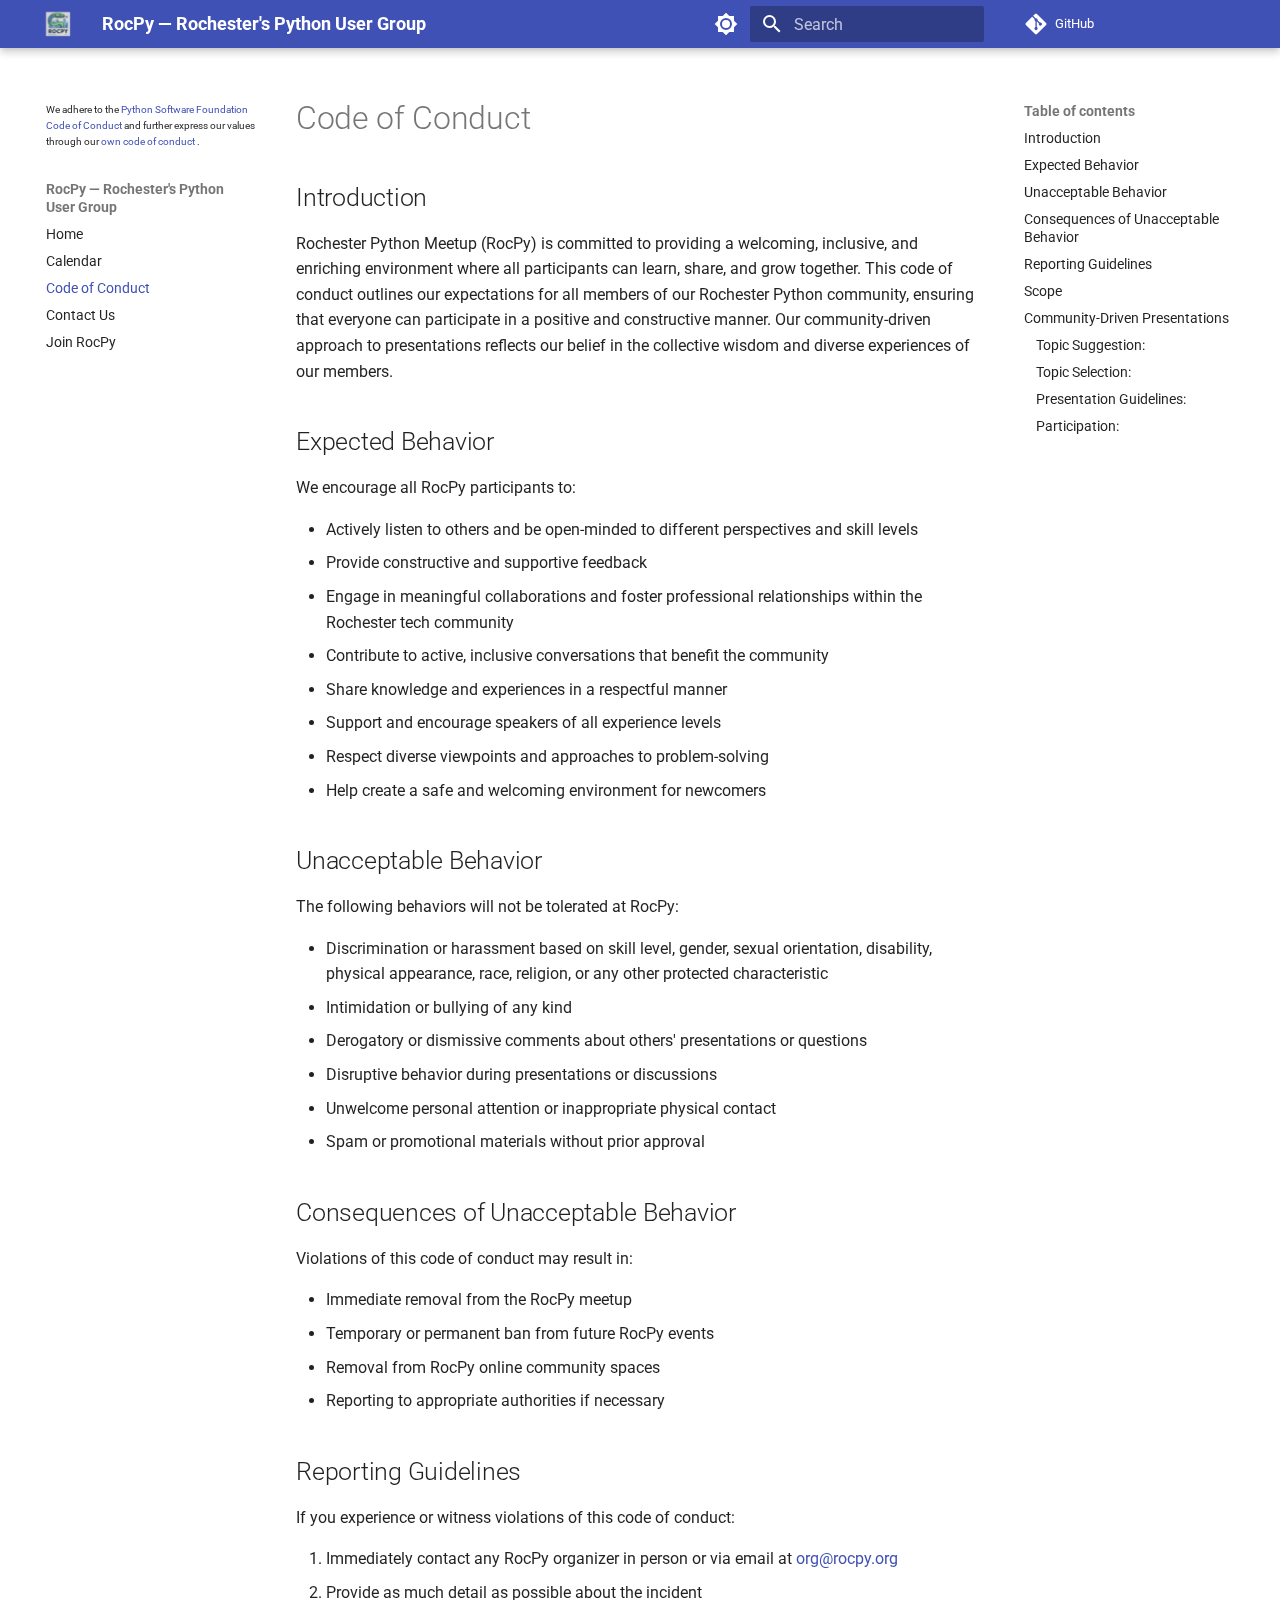
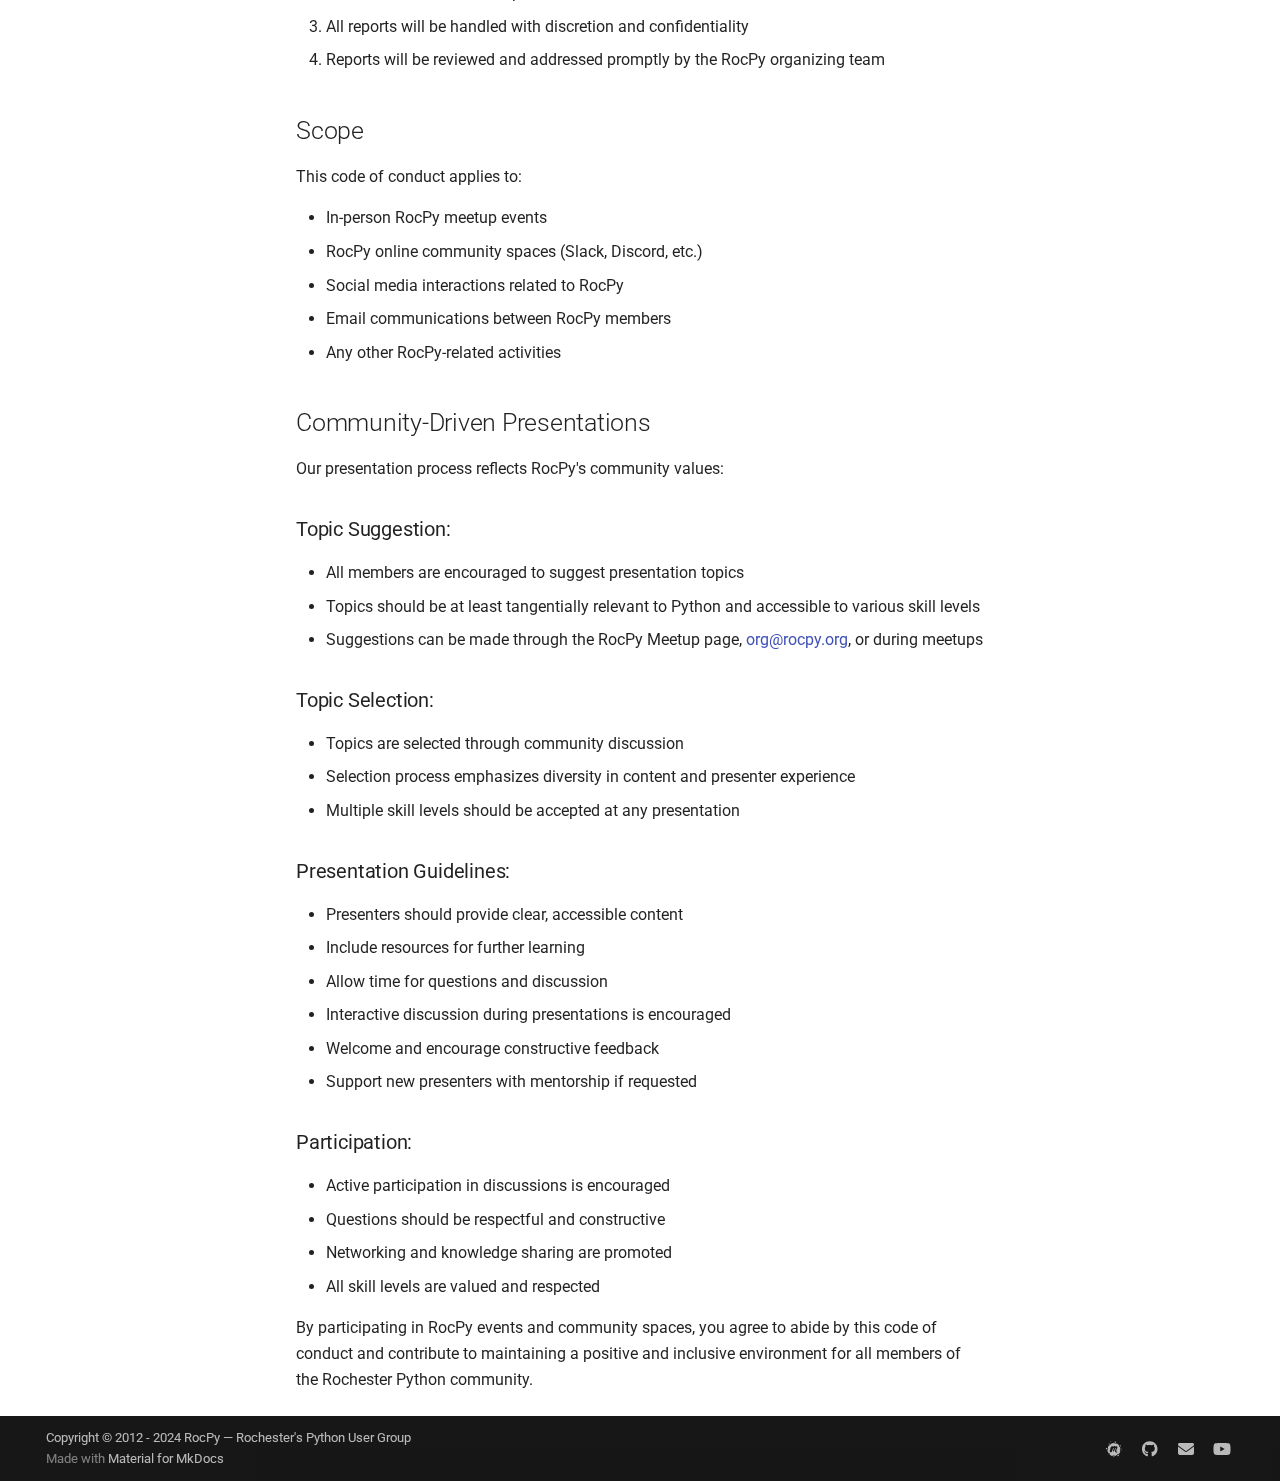
<file: code_of_conduct/index.html>
<!doctype html>
<html lang="en" class="no-js">
  <head>
    
      <meta charset="utf-8">
      <meta name="viewport" content="width=device-width,initial-scale=1">
      
        <meta name="description" content="The Rochester Python Meetup Group">
      
      
      
        <link rel="canonical" href="https://rocpy.org/code_of_conduct/">
      
      
        <link rel="prev" href="../calendar/">
      
      
        <link rel="next" href="../contact/">
      
      
      <link rel="icon" href="../img/favicon.ico">
      <meta name="generator" content="mkdocs-1.6.1, mkdocs-material-9.5.49">
    
    
      
        <title>Code of Conduct - RocPy — Rochester's Python User Group</title>
      
    
    
      <link rel="stylesheet" href="../assets/stylesheets/main.6f8fc17f.min.css">
      
        
        <link rel="stylesheet" href="../assets/stylesheets/palette.06af60db.min.css">
      
      


    
    
      
    
    
      
        
        
        <link rel="preconnect" href="https://fonts.gstatic.com" crossorigin>
        <link rel="stylesheet" href="https://fonts.googleapis.com/css?family=Roboto:300,300i,400,400i,700,700i%7CRoboto+Mono:400,400i,700,700i&display=fallback">
        <style>:root{--md-text-font:"Roboto";--md-code-font:"Roboto Mono"}</style>
      
    
    
      <link rel="stylesheet" href="../css/extra.css">
    
    <script>__md_scope=new URL("..",location),__md_hash=e=>[...e].reduce(((e,_)=>(e<<5)-e+_.charCodeAt(0)),0),__md_get=(e,_=localStorage,t=__md_scope)=>JSON.parse(_.getItem(t.pathname+"."+e)),__md_set=(e,_,t=localStorage,a=__md_scope)=>{try{t.setItem(a.pathname+"."+e,JSON.stringify(_))}catch(e){}}</script>
    
      

    
    
    
  </head>
  
  
    
    
      
    
    
    
    
    <body dir="ltr" data-md-color-scheme="default" data-md-color-primary="indigo" data-md-color-accent="indigo">
  
    
    <input class="md-toggle" data-md-toggle="drawer" type="checkbox" id="__drawer" autocomplete="off">
    <input class="md-toggle" data-md-toggle="search" type="checkbox" id="__search" autocomplete="off">
    <label class="md-overlay" for="__drawer"></label>
    <div data-md-component="skip">
      
        
        <a href="#code-of-conduct" class="md-skip">
          Skip to content
        </a>
      
    </div>
    <div data-md-component="announce">
      
    </div>
    
    
      

  

<header class="md-header md-header--shadow" data-md-component="header">
  <nav class="md-header__inner md-grid" aria-label="Header">
    <a href=".." title="RocPy — Rochester&#39;s Python User Group" class="md-header__button md-logo" aria-label="RocPy — Rochester's Python User Group" data-md-component="logo">
      
  <img src="../img/rocpy-logo-small.png" alt="logo">

    </a>
    <label class="md-header__button md-icon" for="__drawer">
      
      <svg xmlns="http://www.w3.org/2000/svg" viewBox="0 0 24 24"><path d="M3 6h18v2H3zm0 5h18v2H3zm0 5h18v2H3z"/></svg>
    </label>
    <div class="md-header__title" data-md-component="header-title">
      <div class="md-header__ellipsis">
        <div class="md-header__topic">
          <span class="md-ellipsis">
            RocPy — Rochester's Python User Group
          </span>
        </div>
        <div class="md-header__topic" data-md-component="header-topic">
          <span class="md-ellipsis">
            
              Code of Conduct
            
          </span>
        </div>
      </div>
    </div>
    
      
        <form class="md-header__option" data-md-component="palette">
  
    
    
    
    <input class="md-option" data-md-color-media="" data-md-color-scheme="default" data-md-color-primary="indigo" data-md-color-accent="indigo"  aria-label="Switch to dark mode"  type="radio" name="__palette" id="__palette_0">
    
      <label class="md-header__button md-icon" title="Switch to dark mode" for="__palette_1" hidden>
        <svg xmlns="http://www.w3.org/2000/svg" viewBox="0 0 24 24"><path d="M12 8a4 4 0 0 0-4 4 4 4 0 0 0 4 4 4 4 0 0 0 4-4 4 4 0 0 0-4-4m0 10a6 6 0 0 1-6-6 6 6 0 0 1 6-6 6 6 0 0 1 6 6 6 6 0 0 1-6 6m8-9.31V4h-4.69L12 .69 8.69 4H4v4.69L.69 12 4 15.31V20h4.69L12 23.31 15.31 20H20v-4.69L23.31 12z"/></svg>
      </label>
    
  
    
    
    
    <input class="md-option" data-md-color-media="" data-md-color-scheme="slate" data-md-color-primary="indigo" data-md-color-accent="indigo"  aria-label="Switch to light mode"  type="radio" name="__palette" id="__palette_1">
    
      <label class="md-header__button md-icon" title="Switch to light mode" for="__palette_0" hidden>
        <svg xmlns="http://www.w3.org/2000/svg" viewBox="0 0 24 24"><path d="M9 2c-1.05 0-2.05.16-3 .46 4.06 1.27 7 5.04 7 9.54s-2.94 8.27-7 9.54c.95.3 1.95.46 3 .46a10 10 0 0 0 10-10A10 10 0 0 0 9 2"/></svg>
      </label>
    
  
</form>
      
    
    
      <script>var palette=__md_get("__palette");if(palette&&palette.color){if("(prefers-color-scheme)"===palette.color.media){var media=matchMedia("(prefers-color-scheme: light)"),input=document.querySelector(media.matches?"[data-md-color-media='(prefers-color-scheme: light)']":"[data-md-color-media='(prefers-color-scheme: dark)']");palette.color.media=input.getAttribute("data-md-color-media"),palette.color.scheme=input.getAttribute("data-md-color-scheme"),palette.color.primary=input.getAttribute("data-md-color-primary"),palette.color.accent=input.getAttribute("data-md-color-accent")}for(var[key,value]of Object.entries(palette.color))document.body.setAttribute("data-md-color-"+key,value)}</script>
    
    
    
      <label class="md-header__button md-icon" for="__search">
        
        <svg xmlns="http://www.w3.org/2000/svg" viewBox="0 0 24 24"><path d="M9.5 3A6.5 6.5 0 0 1 16 9.5c0 1.61-.59 3.09-1.56 4.23l.27.27h.79l5 5-1.5 1.5-5-5v-.79l-.27-.27A6.52 6.52 0 0 1 9.5 16 6.5 6.5 0 0 1 3 9.5 6.5 6.5 0 0 1 9.5 3m0 2C7 5 5 7 5 9.5S7 14 9.5 14 14 12 14 9.5 12 5 9.5 5"/></svg>
      </label>
      <div class="md-search" data-md-component="search" role="dialog">
  <label class="md-search__overlay" for="__search"></label>
  <div class="md-search__inner" role="search">
    <form class="md-search__form" name="search">
      <input type="text" class="md-search__input" name="query" aria-label="Search" placeholder="Search" autocapitalize="off" autocorrect="off" autocomplete="off" spellcheck="false" data-md-component="search-query" required>
      <label class="md-search__icon md-icon" for="__search">
        
        <svg xmlns="http://www.w3.org/2000/svg" viewBox="0 0 24 24"><path d="M9.5 3A6.5 6.5 0 0 1 16 9.5c0 1.61-.59 3.09-1.56 4.23l.27.27h.79l5 5-1.5 1.5-5-5v-.79l-.27-.27A6.52 6.52 0 0 1 9.5 16 6.5 6.5 0 0 1 3 9.5 6.5 6.5 0 0 1 9.5 3m0 2C7 5 5 7 5 9.5S7 14 9.5 14 14 12 14 9.5 12 5 9.5 5"/></svg>
        
        <svg xmlns="http://www.w3.org/2000/svg" viewBox="0 0 24 24"><path d="M20 11v2H8l5.5 5.5-1.42 1.42L4.16 12l7.92-7.92L13.5 5.5 8 11z"/></svg>
      </label>
      <nav class="md-search__options" aria-label="Search">
        
        <button type="reset" class="md-search__icon md-icon" title="Clear" aria-label="Clear" tabindex="-1">
          
          <svg xmlns="http://www.w3.org/2000/svg" viewBox="0 0 24 24"><path d="M19 6.41 17.59 5 12 10.59 6.41 5 5 6.41 10.59 12 5 17.59 6.41 19 12 13.41 17.59 19 19 17.59 13.41 12z"/></svg>
        </button>
      </nav>
      
    </form>
    <div class="md-search__output">
      <div class="md-search__scrollwrap" tabindex="0" data-md-scrollfix>
        <div class="md-search-result" data-md-component="search-result">
          <div class="md-search-result__meta">
            Initializing search
          </div>
          <ol class="md-search-result__list" role="presentation"></ol>
        </div>
      </div>
    </div>
  </div>
</div>
    
    
      <div class="md-header__source">
        <a href="https://github.com/RocPy/rocpy.github.io" title="Go to repository" class="md-source" data-md-component="source">
  <div class="md-source__icon md-icon">
    
    <svg xmlns="http://www.w3.org/2000/svg" viewBox="0 0 448 512"><!--! Font Awesome Free 6.7.1 by @fontawesome - https://fontawesome.com License - https://fontawesome.com/license/free (Icons: CC BY 4.0, Fonts: SIL OFL 1.1, Code: MIT License) Copyright 2024 Fonticons, Inc.--><path d="M439.55 236.05 244 40.45a28.87 28.87 0 0 0-40.81 0l-40.66 40.63 51.52 51.52c27.06-9.14 52.68 16.77 43.39 43.68l49.66 49.66c34.23-11.8 61.18 31 35.47 56.69-26.49 26.49-70.21-2.87-56-37.34L240.22 199v121.85c25.3 12.54 22.26 41.85 9.08 55a34.34 34.34 0 0 1-48.55 0c-17.57-17.6-11.07-46.91 11.25-56v-123c-20.8-8.51-24.6-30.74-18.64-45L142.57 101 8.45 235.14a28.86 28.86 0 0 0 0 40.81l195.61 195.6a28.86 28.86 0 0 0 40.8 0l194.69-194.69a28.86 28.86 0 0 0 0-40.81"/></svg>
  </div>
  <div class="md-source__repository">
    GitHub
  </div>
</a>
      </div>
    
  </nav>
  
</header>
    
    <div class="md-container" data-md-component="container">
      
      
        
          
        
      
      <main class="md-main" data-md-component="main">
        <div class="md-main__inner md-grid">
          
            
              
              <div class="md-sidebar md-sidebar--primary" data-md-component="sidebar" data-md-type="navigation" >
                <div class="md-sidebar__scrollwrap">
                  <div class="md-sidebar__inner">
                    

<!-- Determine classes -->

<!-- Paragraph Section -->
<div class="md-typeset" style="font-size:1em; margin-left: 0.6rem; marigin-right: 0.6rem; margin-bottom: 1.5rem">
  <p style="text-align: left; margin: 0;">
    We adhere to the 
    <a href="https://policies.python.org/python.org/code-of-conduct/" 
       style="word-wrap: break-word; word-break: break-word; overflow-wrap: break-word;">
      Python Software Foundation Code of Conduct
    </a>
    and further express our values through our 
    <a href="/code_of_conduct" 
       style="word-wrap: break-word; word-break: break-word; overflow-wrap: break-word;">
      own code of conduct
    </a>.
  </p>
</div>




<!-- Navigation -->
<nav
  class="md-nav md-nav--primary"
  aria-label="Navigation"
  data-md-level="0"
>

  <!-- Site title -->
  <label class="md-nav__title" for="__drawer">
    <a
      href=".."
      title="RocPy — Rochester&#39;s Python User Group"
      class="md-nav__button md-logo"
      aria-label="RocPy — Rochester's Python User Group"
      data-md-component="logo"
    >
      
  <img src="../img/rocpy-logo-small.png" alt="logo">

    </a>
    RocPy — Rochester's Python User Group
  </label>

  <!-- Repository information -->
  
    <div class="md-nav__source">
      <a href="https://github.com/RocPy/rocpy.github.io" title="Go to repository" class="md-source" data-md-component="source">
  <div class="md-source__icon md-icon">
    
    <svg xmlns="http://www.w3.org/2000/svg" viewBox="0 0 448 512"><!--! Font Awesome Free 6.7.1 by @fontawesome - https://fontawesome.com License - https://fontawesome.com/license/free (Icons: CC BY 4.0, Fonts: SIL OFL 1.1, Code: MIT License) Copyright 2024 Fonticons, Inc.--><path d="M439.55 236.05 244 40.45a28.87 28.87 0 0 0-40.81 0l-40.66 40.63 51.52 51.52c27.06-9.14 52.68 16.77 43.39 43.68l49.66 49.66c34.23-11.8 61.18 31 35.47 56.69-26.49 26.49-70.21-2.87-56-37.34L240.22 199v121.85c25.3 12.54 22.26 41.85 9.08 55a34.34 34.34 0 0 1-48.55 0c-17.57-17.6-11.07-46.91 11.25-56v-123c-20.8-8.51-24.6-30.74-18.64-45L142.57 101 8.45 235.14a28.86 28.86 0 0 0 0 40.81l195.61 195.6a28.86 28.86 0 0 0 40.8 0l194.69-194.69a28.86 28.86 0 0 0 0-40.81"/></svg>
  </div>
  <div class="md-source__repository">
    GitHub
  </div>
</a>
    </div>
  

  <!-- Navigation list -->
  <ul class="md-nav__list" data-md-scrollfix>
    
      
      
  
  
  
  
    <li class="md-nav__item">
      <a href=".." class="md-nav__link">
        
  
  <span class="md-ellipsis">
    Home
  </span>
  

      </a>
    </li>
  

    
      
      
  
  
  
  
    <li class="md-nav__item">
      <a href="../calendar/" class="md-nav__link">
        
  
  <span class="md-ellipsis">
    Calendar
  </span>
  

      </a>
    </li>
  

    
      
      
  
  
    
  
  
  
    <li class="md-nav__item md-nav__item--active">
      
      <input class="md-nav__toggle md-toggle" type="checkbox" id="__toc">
      
      
        
      
      
        <label class="md-nav__link md-nav__link--active" for="__toc">
          
  
  <span class="md-ellipsis">
    Code of Conduct
  </span>
  

          <span class="md-nav__icon md-icon"></span>
        </label>
      
      <a href="./" class="md-nav__link md-nav__link--active">
        
  
  <span class="md-ellipsis">
    Code of Conduct
  </span>
  

      </a>
      
        

<nav class="md-nav md-nav--secondary" aria-label="Table of contents">
  
  
  
    
  
  
    <label class="md-nav__title" for="__toc">
      <span class="md-nav__icon md-icon"></span>
      Table of contents
    </label>
    <ul class="md-nav__list" data-md-component="toc" data-md-scrollfix>
      
        <li class="md-nav__item">
  <a href="#introduction" class="md-nav__link">
    <span class="md-ellipsis">
      Introduction
    </span>
  </a>
  
</li>
      
        <li class="md-nav__item">
  <a href="#expected-behavior" class="md-nav__link">
    <span class="md-ellipsis">
      Expected Behavior
    </span>
  </a>
  
</li>
      
        <li class="md-nav__item">
  <a href="#unacceptable-behavior" class="md-nav__link">
    <span class="md-ellipsis">
      Unacceptable Behavior
    </span>
  </a>
  
</li>
      
        <li class="md-nav__item">
  <a href="#consequences-of-unacceptable-behavior" class="md-nav__link">
    <span class="md-ellipsis">
      Consequences of Unacceptable Behavior
    </span>
  </a>
  
</li>
      
        <li class="md-nav__item">
  <a href="#reporting-guidelines" class="md-nav__link">
    <span class="md-ellipsis">
      Reporting Guidelines
    </span>
  </a>
  
</li>
      
        <li class="md-nav__item">
  <a href="#scope" class="md-nav__link">
    <span class="md-ellipsis">
      Scope
    </span>
  </a>
  
</li>
      
        <li class="md-nav__item">
  <a href="#community-driven-presentations" class="md-nav__link">
    <span class="md-ellipsis">
      Community-Driven Presentations
    </span>
  </a>
  
    <nav class="md-nav" aria-label="Community-Driven Presentations">
      <ul class="md-nav__list">
        
          <li class="md-nav__item">
  <a href="#topic-suggestion" class="md-nav__link">
    <span class="md-ellipsis">
      Topic Suggestion:
    </span>
  </a>
  
</li>
        
          <li class="md-nav__item">
  <a href="#topic-selection" class="md-nav__link">
    <span class="md-ellipsis">
      Topic Selection:
    </span>
  </a>
  
</li>
        
          <li class="md-nav__item">
  <a href="#presentation-guidelines" class="md-nav__link">
    <span class="md-ellipsis">
      Presentation Guidelines:
    </span>
  </a>
  
</li>
        
          <li class="md-nav__item">
  <a href="#participation" class="md-nav__link">
    <span class="md-ellipsis">
      Participation:
    </span>
  </a>
  
</li>
        
      </ul>
    </nav>
  
</li>
      
    </ul>
  
</nav>
      
    </li>
  

    
      
      
  
  
  
  
    <li class="md-nav__item">
      <a href="../contact/" class="md-nav__link">
        
  
  <span class="md-ellipsis">
    Contact Us
  </span>
  

      </a>
    </li>
  

    
      
      
  
  
  
  
    <li class="md-nav__item">
      <a href="../join/" class="md-nav__link">
        
  
  <span class="md-ellipsis">
    Join RocPy
  </span>
  

      </a>
    </li>
  

    
  </ul>
</nav>
                  </div>
                </div>
              </div>
            
            
              
              <div class="md-sidebar md-sidebar--secondary" data-md-component="sidebar" data-md-type="toc" >
                <div class="md-sidebar__scrollwrap">
                  <div class="md-sidebar__inner">
                    

<nav class="md-nav md-nav--secondary" aria-label="Table of contents">
  
  
  
    
  
  
    <label class="md-nav__title" for="__toc">
      <span class="md-nav__icon md-icon"></span>
      Table of contents
    </label>
    <ul class="md-nav__list" data-md-component="toc" data-md-scrollfix>
      
        <li class="md-nav__item">
  <a href="#introduction" class="md-nav__link">
    <span class="md-ellipsis">
      Introduction
    </span>
  </a>
  
</li>
      
        <li class="md-nav__item">
  <a href="#expected-behavior" class="md-nav__link">
    <span class="md-ellipsis">
      Expected Behavior
    </span>
  </a>
  
</li>
      
        <li class="md-nav__item">
  <a href="#unacceptable-behavior" class="md-nav__link">
    <span class="md-ellipsis">
      Unacceptable Behavior
    </span>
  </a>
  
</li>
      
        <li class="md-nav__item">
  <a href="#consequences-of-unacceptable-behavior" class="md-nav__link">
    <span class="md-ellipsis">
      Consequences of Unacceptable Behavior
    </span>
  </a>
  
</li>
      
        <li class="md-nav__item">
  <a href="#reporting-guidelines" class="md-nav__link">
    <span class="md-ellipsis">
      Reporting Guidelines
    </span>
  </a>
  
</li>
      
        <li class="md-nav__item">
  <a href="#scope" class="md-nav__link">
    <span class="md-ellipsis">
      Scope
    </span>
  </a>
  
</li>
      
        <li class="md-nav__item">
  <a href="#community-driven-presentations" class="md-nav__link">
    <span class="md-ellipsis">
      Community-Driven Presentations
    </span>
  </a>
  
    <nav class="md-nav" aria-label="Community-Driven Presentations">
      <ul class="md-nav__list">
        
          <li class="md-nav__item">
  <a href="#topic-suggestion" class="md-nav__link">
    <span class="md-ellipsis">
      Topic Suggestion:
    </span>
  </a>
  
</li>
        
          <li class="md-nav__item">
  <a href="#topic-selection" class="md-nav__link">
    <span class="md-ellipsis">
      Topic Selection:
    </span>
  </a>
  
</li>
        
          <li class="md-nav__item">
  <a href="#presentation-guidelines" class="md-nav__link">
    <span class="md-ellipsis">
      Presentation Guidelines:
    </span>
  </a>
  
</li>
        
          <li class="md-nav__item">
  <a href="#participation" class="md-nav__link">
    <span class="md-ellipsis">
      Participation:
    </span>
  </a>
  
</li>
        
      </ul>
    </nav>
  
</li>
      
    </ul>
  
</nav>
                  </div>
                </div>
              </div>
            
          
          
            <div class="md-content" data-md-component="content">
              <article class="md-content__inner md-typeset">
                
                  

  
  


<h1 id="code-of-conduct">Code of Conduct</h1>
<h2 id="introduction">Introduction</h2>
<p>Rochester Python Meetup (RocPy) is committed to providing a welcoming,
inclusive, and enriching environment where all participants can learn, share,
and grow together. This code of conduct outlines our expectations for all
members of our Rochester Python community, ensuring that everyone can
participate in a positive and constructive manner. Our community-driven
approach to presentations reflects our belief in the collective wisdom and
diverse experiences of our members.</p>
<h2 id="expected-behavior">Expected Behavior</h2>
<p>We encourage all RocPy participants to:</p>
<ul>
<li>Actively listen to others and be open-minded to different perspectives and skill levels</li>
<li>Provide constructive and supportive feedback</li>
<li>Engage in meaningful collaborations and foster professional relationships within the Rochester tech community</li>
<li>Contribute to active, inclusive conversations that benefit the community</li>
<li>Share knowledge and experiences in a respectful manner</li>
<li>Support and encourage speakers of all experience levels</li>
<li>Respect diverse viewpoints and approaches to problem-solving</li>
<li>Help create a safe and welcoming environment for newcomers</li>
</ul>
<h2 id="unacceptable-behavior">Unacceptable Behavior</h2>
<p>The following behaviors will not be tolerated at RocPy:</p>
<ul>
<li>Discrimination or harassment based on skill level, gender, sexual orientation, disability, physical appearance, race, religion, or any other protected characteristic</li>
<li>Intimidation or bullying of any kind</li>
<li>Derogatory or dismissive comments about others' presentations or questions</li>
<li>Disruptive behavior during presentations or discussions</li>
<li>Unwelcome personal attention or inappropriate physical contact</li>
<li>Spam or promotional materials without prior approval</li>
</ul>
<h2 id="consequences-of-unacceptable-behavior">Consequences of Unacceptable Behavior</h2>
<p>Violations of this code of conduct may result in:</p>
<ul>
<li>Immediate removal from the RocPy meetup</li>
<li>Temporary or permanent ban from future RocPy events</li>
<li>Removal from RocPy online community spaces</li>
<li>Reporting to appropriate authorities if necessary</li>
</ul>
<h2 id="reporting-guidelines">Reporting Guidelines</h2>
<p>If you experience or witness violations of this code of conduct:</p>
<ol>
<li>Immediately contact any RocPy organizer in person or via email at <a href="mailto:org@rocpy.org">org@rocpy.org</a></li>
<li>Provide as much detail as possible about the incident</li>
<li>All reports will be handled with discretion and confidentiality</li>
<li>Reports will be reviewed and addressed promptly by the RocPy organizing team</li>
</ol>
<h2 id="scope">Scope</h2>
<p>This code of conduct applies to:</p>
<ul>
<li>In-person RocPy meetup events</li>
<li>RocPy online community spaces (Slack, Discord, etc.)</li>
<li>Social media interactions related to RocPy</li>
<li>Email communications between RocPy members</li>
<li>Any other RocPy-related activities</li>
</ul>
<h2 id="community-driven-presentations">Community-Driven Presentations</h2>
<p>Our presentation process reflects RocPy's community values:</p>
<h3 id="topic-suggestion">Topic Suggestion:</h3>
<ul>
<li>All members are encouraged to suggest presentation topics</li>
<li>Topics should be at least tangentially relevant to Python and accessible to various skill levels</li>
<li>Suggestions can be made through the RocPy Meetup page, <a href="mailto:org@rocpy.org">org@rocpy.org</a>, or during meetups</li>
</ul>
<h3 id="topic-selection">Topic Selection:</h3>
<ul>
<li>Topics are selected through community discussion</li>
<li>Selection process emphasizes diversity in content and presenter experience</li>
<li>Multiple skill levels should be accepted at any presentation</li>
</ul>
<h3 id="presentation-guidelines">Presentation Guidelines:</h3>
<ul>
<li>Presenters should provide clear, accessible content</li>
<li>Include resources for further learning</li>
<li>Allow time for questions and discussion</li>
<li>Interactive discussion during presentations is encouraged</li>
<li>Welcome and encourage constructive feedback</li>
<li>Support new presenters with mentorship if requested</li>
</ul>
<h3 id="participation">Participation:</h3>
<ul>
<li>Active participation in discussions is encouraged</li>
<li>Questions should be respectful and constructive</li>
<li>Networking and knowledge sharing are promoted</li>
<li>All skill levels are valued and respected</li>
</ul>
<p>By participating in RocPy events and community spaces, you agree to abide by this code of conduct and contribute to maintaining a positive and inclusive environment for all members of the Rochester Python community.</p>












                
              </article>
            </div>
          
          
<script>var target=document.getElementById(location.hash.slice(1));target&&target.name&&(target.checked=target.name.startsWith("__tabbed_"))</script>
        </div>
        
      </main>
      
        <footer class="md-footer">
  
  <div class="md-footer-meta md-typeset">
    <div class="md-footer-meta__inner md-grid">
      <div class="md-copyright">
  
    <div class="md-copyright__highlight">
      Copyright &copy; 2012 - 2024 RocPy — Rochester's Python User Group
    </div>
  
  
    Made with
    <a href="https://squidfunk.github.io/mkdocs-material/" target="_blank" rel="noopener">
      Material for MkDocs
    </a>
  
</div>
      
        <div class="md-social">
  
    
    
    
    
      
      
    
    <a href="https://www.meetup.com/Rochester-Python-Meetup/" target="_blank" rel="noopener" title="www.meetup.com" class="md-social__link">
      <svg xmlns="http://www.w3.org/2000/svg" viewBox="0 0 512 512"><!--! Font Awesome Free 6.7.1 by @fontawesome - https://fontawesome.com License - https://fontawesome.com/license/free (Icons: CC BY 4.0, Fonts: SIL OFL 1.1, Code: MIT License) Copyright 2024 Fonticons, Inc.--><path d="M99 414.3c1.1 5.7-2.3 11.1-8 12.3-5.4 1.1-10.9-2.3-12-8-1.1-5.4 2.3-11.1 7.7-12.3s11.1 2.3 12.3 8m143.1 71.4c-6.3 4.6-8 13.4-3.7 20 4.6 6.6 13.4 8.3 20 3.7 6.3-4.6 8-13.4 3.4-20-4.2-6.5-13.1-8.3-19.7-3.7m-86-462.3c6.3-1.4 10.3-7.7 8.9-14-1.1-6.6-7.4-10.6-13.7-9.1-6.3 1.4-10.3 7.7-9.1 14 1.4 6.6 7.6 10.6 13.9 9.1M34.4 226.3c-10-6.9-23.7-4.3-30.6 6-6.9 10-4.3 24 5.7 30.9 10 7.1 23.7 4.6 30.6-5.7 6.9-10.4 4.3-24.1-5.7-31.2m272-170.9c10.6-6.3 13.7-20 7.7-30.3-6.3-10.6-19.7-14-30-7.7s-13.7 20-7.4 30.6c6 10.3 19.4 13.7 29.7 7.4m-191.1 58c7.7-5.4 9.4-16 4.3-23.7s-15.7-9.4-23.1-4.3c-7.7 5.4-9.4 16-4.3 23.7 5.1 7.8 15.6 9.5 23.1 4.3m372.3 156c-7.4 1.7-12.3 9.1-10.6 16.9 1.4 7.4 8.9 12.3 16.3 10.6 7.4-1.4 12.3-8.9 10.6-16.6-1.5-7.4-8.9-12.3-16.3-10.9m39.7-56.8c-1.1-5.7-6.6-9.1-12-8-5.7 1.1-9.1 6.9-8 12.6 1.1 5.4 6.6 9.1 12.3 8 5.4-1.5 9.1-6.9 7.7-12.6M447 138.9c-8.6 6-10.6 17.7-4.9 26.3s17.4 10.6 26 4.9c8.3-6 10.3-17.7 4.6-26.3-5.7-8.7-17.4-10.9-25.7-4.9m-6.3 139.4c26.3 43.1 15.1 100-26.3 129.1-17.4 12.3-37.1 17.7-56.9 17.1-12 47.1-69.4 64.6-105.1 32.6-1.1.9-2.6 1.7-3.7 2.9-39.1 27.1-92.3 17.4-119.4-22.3-9.7-14.3-14.6-30.6-15.1-46.9-65.4-10.9-90-94-41.1-139.7-28.3-46.9.6-107.4 53.4-114.9C151.6 70 234.1 38.6 290.1 82c67.4-22.3 136.3 29.4 130.9 101.1 41.1 12.6 52.8 66.9 19.7 95.2m-70 74.3c-3.1-20.6-40.9-4.6-43.1-27.1-3.1-32 43.7-101.1 40-128-3.4-24-19.4-29.1-33.4-29.4-13.4-.3-16.9 2-21.4 4.6-2.9 1.7-6.6 4.9-11.7-.3-6.3-6-11.1-11.7-19.4-12.9-12.3-2-17.7 2-26.6 9.7-3.4 2.9-12 12.9-20 9.1-3.4-1.7-15.4-7.7-24-11.4-16.3-7.1-40 4.6-48.6 20-12.9 22.9-38 113.1-41.7 125.1-8.6 26.6 10.9 48.6 36.9 47.1 11.1-.6 18.3-4.6 25.4-17.4 4-7.4 41.7-107.7 44.6-112.6 2-3.4 8.9-8 14.6-5.1 5.7 3.1 6.9 9.4 6 15.1-1.1 9.7-28 70.9-28.9 77.7-3.4 22.9 26.9 26.6 38.6 4 3.7-7.1 45.7-92.6 49.4-98.3 4.3-6.3 7.4-8.3 11.7-8 3.1 0 8.3.9 7.1 10.9-1.4 9.4-35.1 72.3-38.9 87.7-4.6 20.6 6.6 41.4 24.9 50.6 11.4 5.7 62.5 15.7 58.5-11.1m5.7 92.3c-10.3 7.4-12.9 22-5.7 32.6 7.1 10.6 21.4 13.1 32 6 10.6-7.4 13.1-22 6-32.6-7.4-10.6-21.7-13.5-32.3-6"/></svg>
    </a>
  
    
    
    
    
      
      
    
    <a href="https://github.com/RocPy" target="_blank" rel="noopener" title="github.com" class="md-social__link">
      <svg xmlns="http://www.w3.org/2000/svg" viewBox="0 0 496 512"><!--! Font Awesome Free 6.7.1 by @fontawesome - https://fontawesome.com License - https://fontawesome.com/license/free (Icons: CC BY 4.0, Fonts: SIL OFL 1.1, Code: MIT License) Copyright 2024 Fonticons, Inc.--><path d="M165.9 397.4c0 2-2.3 3.6-5.2 3.6-3.3.3-5.6-1.3-5.6-3.6 0-2 2.3-3.6 5.2-3.6 3-.3 5.6 1.3 5.6 3.6m-31.1-4.5c-.7 2 1.3 4.3 4.3 4.9 2.6 1 5.6 0 6.2-2s-1.3-4.3-4.3-5.2c-2.6-.7-5.5.3-6.2 2.3m44.2-1.7c-2.9.7-4.9 2.6-4.6 4.9.3 2 2.9 3.3 5.9 2.6 2.9-.7 4.9-2.6 4.6-4.6-.3-1.9-3-3.2-5.9-2.9M244.8 8C106.1 8 0 113.3 0 252c0 110.9 69.8 205.8 169.5 239.2 12.8 2.3 17.3-5.6 17.3-12.1 0-6.2-.3-40.4-.3-61.4 0 0-70 15-84.7-29.8 0 0-11.4-29.1-27.8-36.6 0 0-22.9-15.7 1.6-15.4 0 0 24.9 2 38.6 25.8 21.9 38.6 58.6 27.5 72.9 20.9 2.3-16 8.8-27.1 16-33.7-55.9-6.2-112.3-14.3-112.3-110.5 0-27.5 7.6-41.3 23.6-58.9-2.6-6.5-11.1-33.3 2.6-67.9 20.9-6.5 69 27 69 27 20-5.6 41.5-8.5 62.8-8.5s42.8 2.9 62.8 8.5c0 0 48.1-33.6 69-27 13.7 34.7 5.2 61.4 2.6 67.9 16 17.7 25.8 31.5 25.8 58.9 0 96.5-58.9 104.2-114.8 110.5 9.2 7.9 17 22.9 17 46.4 0 33.7-.3 75.4-.3 83.6 0 6.5 4.6 14.4 17.3 12.1C428.2 457.8 496 362.9 496 252 496 113.3 383.5 8 244.8 8M97.2 352.9c-1.3 1-1 3.3.7 5.2 1.6 1.6 3.9 2.3 5.2 1 1.3-1 1-3.3-.7-5.2-1.6-1.6-3.9-2.3-5.2-1m-10.8-8.1c-.7 1.3.3 2.9 2.3 3.9 1.6 1 3.6.7 4.3-.7.7-1.3-.3-2.9-2.3-3.9-2-.6-3.6-.3-4.3.7m32.4 35.6c-1.6 1.3-1 4.3 1.3 6.2 2.3 2.3 5.2 2.6 6.5 1 1.3-1.3.7-4.3-1.3-6.2-2.2-2.3-5.2-2.6-6.5-1m-11.4-14.7c-1.6 1-1.6 3.6 0 5.9s4.3 3.3 5.6 2.3c1.6-1.3 1.6-3.9 0-6.2-1.4-2.3-4-3.3-5.6-2"/></svg>
    </a>
  
    
    
    
    
    <a href="/contact/" target="_blank" rel="noopener" title="" class="md-social__link">
      <svg xmlns="http://www.w3.org/2000/svg" viewBox="0 0 512 512"><!--! Font Awesome Free 6.7.1 by @fontawesome - https://fontawesome.com License - https://fontawesome.com/license/free (Icons: CC BY 4.0, Fonts: SIL OFL 1.1, Code: MIT License) Copyright 2024 Fonticons, Inc.--><path d="M48 64C21.5 64 0 85.5 0 112c0 15.1 7.1 29.3 19.2 38.4l217.6 163.2c11.4 8.5 27 8.5 38.4 0l217.6-163.2c12.1-9.1 19.2-23.3 19.2-38.4 0-26.5-21.5-48-48-48zM0 176v208c0 35.3 28.7 64 64 64h384c35.3 0 64-28.7 64-64V176L294.4 339.2a63.9 63.9 0 0 1-76.8 0z"/></svg>
    </a>
  
    
    
    
    
      
      
    
    <a href="https://www.youtube.com/@rocpy4" target="_blank" rel="noopener" title="www.youtube.com" class="md-social__link">
      <svg xmlns="http://www.w3.org/2000/svg" viewBox="0 0 576 512"><!--! Font Awesome Free 6.7.1 by @fontawesome - https://fontawesome.com License - https://fontawesome.com/license/free (Icons: CC BY 4.0, Fonts: SIL OFL 1.1, Code: MIT License) Copyright 2024 Fonticons, Inc.--><path d="M549.655 124.083c-6.281-23.65-24.787-42.276-48.284-48.597C458.781 64 288 64 288 64S117.22 64 74.629 75.486c-23.497 6.322-42.003 24.947-48.284 48.597-11.412 42.867-11.412 132.305-11.412 132.305s0 89.438 11.412 132.305c6.281 23.65 24.787 41.5 48.284 47.821C117.22 448 288 448 288 448s170.78 0 213.371-11.486c23.497-6.321 42.003-24.171 48.284-47.821 11.412-42.867 11.412-132.305 11.412-132.305s0-89.438-11.412-132.305m-317.51 213.508V175.185l142.739 81.205z"/></svg>
    </a>
  
</div>
      
    </div>
  </div>
</footer>
      
    </div>
    <div class="md-dialog" data-md-component="dialog">
      <div class="md-dialog__inner md-typeset"></div>
    </div>
    
    
    <script id="__config" type="application/json">{"base": "..", "features": [], "search": "../assets/javascripts/workers/search.6ce7567c.min.js", "translations": {"clipboard.copied": "Copied to clipboard", "clipboard.copy": "Copy to clipboard", "search.result.more.one": "1 more on this page", "search.result.more.other": "# more on this page", "search.result.none": "No matching documents", "search.result.one": "1 matching document", "search.result.other": "# matching documents", "search.result.placeholder": "Type to start searching", "search.result.term.missing": "Missing", "select.version": "Select version"}}</script>
    
    
      <script src="../assets/javascripts/bundle.88dd0f4e.min.js"></script>
      
    
  </body>
</html>
</file>
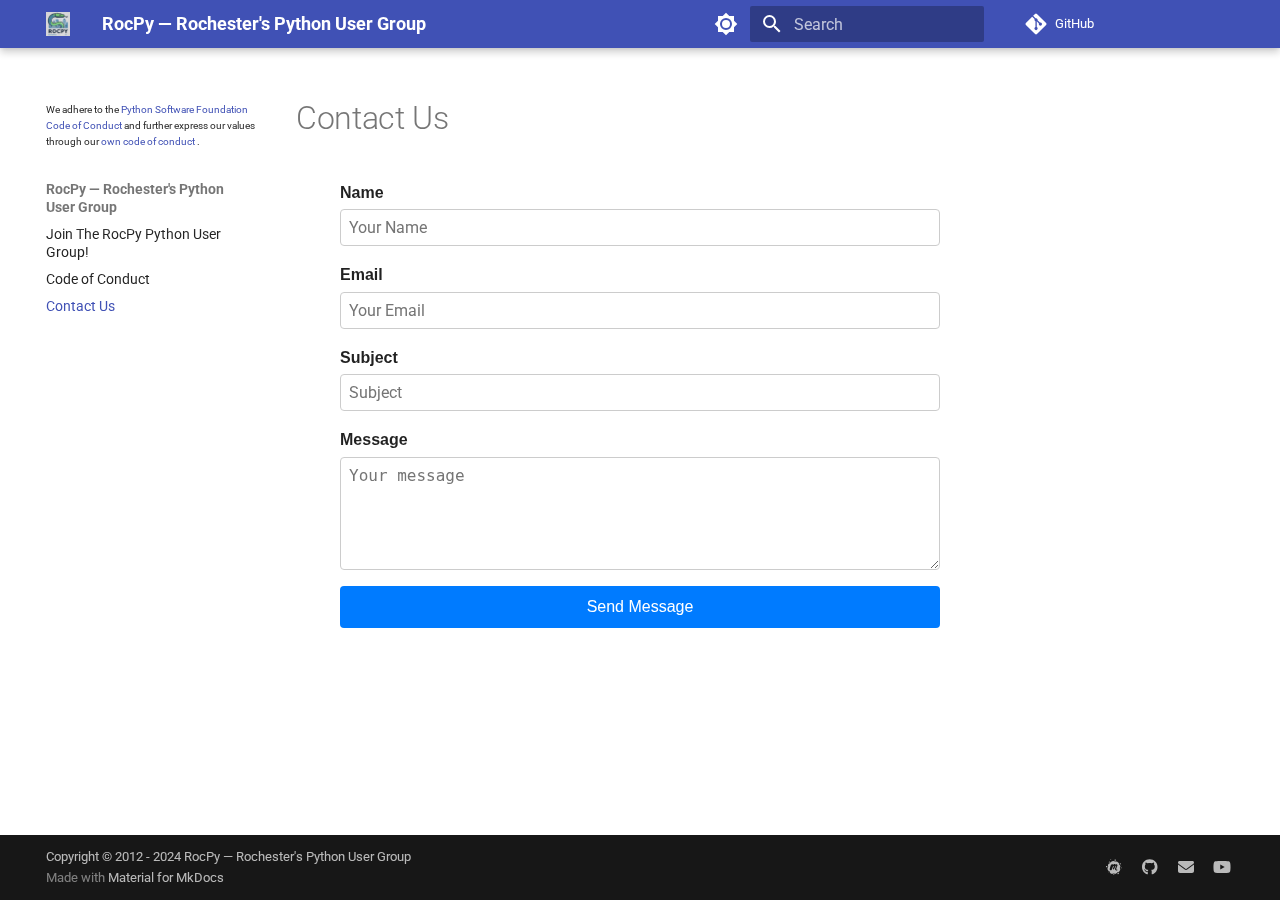
<file: contact/index.html>
<!doctype html>
<html lang="en" class="no-js">
  <head>
    
      <meta charset="utf-8">
      <meta name="viewport" content="width=device-width,initial-scale=1">
      
        <meta name="description" content="The Rochester Python Meetup Group">
      
      
      
        <link rel="canonical" href="https://rocpy.org/contact/">
      
      
        <link rel="prev" href="../code_of_conduct/">
      
      
      
      <link rel="icon" href="../img/favicon.ico">
      <meta name="generator" content="mkdocs-1.6.1, mkdocs-material-9.5.49">
    
    
      
        <title>Contact Us - RocPy — Rochester's Python User Group</title>
      
    
    
      <link rel="stylesheet" href="../assets/stylesheets/main.6f8fc17f.min.css">
      
        
        <link rel="stylesheet" href="../assets/stylesheets/palette.06af60db.min.css">
      
      


    
    
      
    
    
      
        
        
        <link rel="preconnect" href="https://fonts.gstatic.com" crossorigin>
        <link rel="stylesheet" href="https://fonts.googleapis.com/css?family=Roboto:300,300i,400,400i,700,700i%7CRoboto+Mono:400,400i,700,700i&display=fallback">
        <style>:root{--md-text-font:"Roboto";--md-code-font:"Roboto Mono"}</style>
      
    
    
      <link rel="stylesheet" href="../css/extra.css">
    
    <script>__md_scope=new URL("..",location),__md_hash=e=>[...e].reduce(((e,_)=>(e<<5)-e+_.charCodeAt(0)),0),__md_get=(e,_=localStorage,t=__md_scope)=>JSON.parse(_.getItem(t.pathname+"."+e)),__md_set=(e,_,t=localStorage,a=__md_scope)=>{try{t.setItem(a.pathname+"."+e,JSON.stringify(_))}catch(e){}}</script>
    
      

    
    
    
  </head>
  
  
    
    
      
    
    
    
    
    <body dir="ltr" data-md-color-scheme="default" data-md-color-primary="indigo" data-md-color-accent="indigo">
  
    
    <input class="md-toggle" data-md-toggle="drawer" type="checkbox" id="__drawer" autocomplete="off">
    <input class="md-toggle" data-md-toggle="search" type="checkbox" id="__search" autocomplete="off">
    <label class="md-overlay" for="__drawer"></label>
    <div data-md-component="skip">
      
        
        <a href="#contact-us" class="md-skip">
          Skip to content
        </a>
      
    </div>
    <div data-md-component="announce">
      
    </div>
    
    
      

  

<header class="md-header md-header--shadow" data-md-component="header">
  <nav class="md-header__inner md-grid" aria-label="Header">
    <a href=".." title="RocPy — Rochester&#39;s Python User Group" class="md-header__button md-logo" aria-label="RocPy — Rochester's Python User Group" data-md-component="logo">
      
  <img src="../img/rocpy-logo-small.png" alt="logo">

    </a>
    <label class="md-header__button md-icon" for="__drawer">
      
      <svg xmlns="http://www.w3.org/2000/svg" viewBox="0 0 24 24"><path d="M3 6h18v2H3zm0 5h18v2H3zm0 5h18v2H3z"/></svg>
    </label>
    <div class="md-header__title" data-md-component="header-title">
      <div class="md-header__ellipsis">
        <div class="md-header__topic">
          <span class="md-ellipsis">
            RocPy — Rochester's Python User Group
          </span>
        </div>
        <div class="md-header__topic" data-md-component="header-topic">
          <span class="md-ellipsis">
            
              Contact Us
            
          </span>
        </div>
      </div>
    </div>
    
      
        <form class="md-header__option" data-md-component="palette">
  
    
    
    
    <input class="md-option" data-md-color-media="" data-md-color-scheme="default" data-md-color-primary="indigo" data-md-color-accent="indigo"  aria-label="Switch to dark mode"  type="radio" name="__palette" id="__palette_0">
    
      <label class="md-header__button md-icon" title="Switch to dark mode" for="__palette_1" hidden>
        <svg xmlns="http://www.w3.org/2000/svg" viewBox="0 0 24 24"><path d="M12 8a4 4 0 0 0-4 4 4 4 0 0 0 4 4 4 4 0 0 0 4-4 4 4 0 0 0-4-4m0 10a6 6 0 0 1-6-6 6 6 0 0 1 6-6 6 6 0 0 1 6 6 6 6 0 0 1-6 6m8-9.31V4h-4.69L12 .69 8.69 4H4v4.69L.69 12 4 15.31V20h4.69L12 23.31 15.31 20H20v-4.69L23.31 12z"/></svg>
      </label>
    
  
    
    
    
    <input class="md-option" data-md-color-media="" data-md-color-scheme="slate" data-md-color-primary="indigo" data-md-color-accent="indigo"  aria-label="Switch to light mode"  type="radio" name="__palette" id="__palette_1">
    
      <label class="md-header__button md-icon" title="Switch to light mode" for="__palette_0" hidden>
        <svg xmlns="http://www.w3.org/2000/svg" viewBox="0 0 24 24"><path d="M9 2c-1.05 0-2.05.16-3 .46 4.06 1.27 7 5.04 7 9.54s-2.94 8.27-7 9.54c.95.3 1.95.46 3 .46a10 10 0 0 0 10-10A10 10 0 0 0 9 2"/></svg>
      </label>
    
  
</form>
      
    
    
      <script>var palette=__md_get("__palette");if(palette&&palette.color){if("(prefers-color-scheme)"===palette.color.media){var media=matchMedia("(prefers-color-scheme: light)"),input=document.querySelector(media.matches?"[data-md-color-media='(prefers-color-scheme: light)']":"[data-md-color-media='(prefers-color-scheme: dark)']");palette.color.media=input.getAttribute("data-md-color-media"),palette.color.scheme=input.getAttribute("data-md-color-scheme"),palette.color.primary=input.getAttribute("data-md-color-primary"),palette.color.accent=input.getAttribute("data-md-color-accent")}for(var[key,value]of Object.entries(palette.color))document.body.setAttribute("data-md-color-"+key,value)}</script>
    
    
    
      <label class="md-header__button md-icon" for="__search">
        
        <svg xmlns="http://www.w3.org/2000/svg" viewBox="0 0 24 24"><path d="M9.5 3A6.5 6.5 0 0 1 16 9.5c0 1.61-.59 3.09-1.56 4.23l.27.27h.79l5 5-1.5 1.5-5-5v-.79l-.27-.27A6.52 6.52 0 0 1 9.5 16 6.5 6.5 0 0 1 3 9.5 6.5 6.5 0 0 1 9.5 3m0 2C7 5 5 7 5 9.5S7 14 9.5 14 14 12 14 9.5 12 5 9.5 5"/></svg>
      </label>
      <div class="md-search" data-md-component="search" role="dialog">
  <label class="md-search__overlay" for="__search"></label>
  <div class="md-search__inner" role="search">
    <form class="md-search__form" name="search">
      <input type="text" class="md-search__input" name="query" aria-label="Search" placeholder="Search" autocapitalize="off" autocorrect="off" autocomplete="off" spellcheck="false" data-md-component="search-query" required>
      <label class="md-search__icon md-icon" for="__search">
        
        <svg xmlns="http://www.w3.org/2000/svg" viewBox="0 0 24 24"><path d="M9.5 3A6.5 6.5 0 0 1 16 9.5c0 1.61-.59 3.09-1.56 4.23l.27.27h.79l5 5-1.5 1.5-5-5v-.79l-.27-.27A6.52 6.52 0 0 1 9.5 16 6.5 6.5 0 0 1 3 9.5 6.5 6.5 0 0 1 9.5 3m0 2C7 5 5 7 5 9.5S7 14 9.5 14 14 12 14 9.5 12 5 9.5 5"/></svg>
        
        <svg xmlns="http://www.w3.org/2000/svg" viewBox="0 0 24 24"><path d="M20 11v2H8l5.5 5.5-1.42 1.42L4.16 12l7.92-7.92L13.5 5.5 8 11z"/></svg>
      </label>
      <nav class="md-search__options" aria-label="Search">
        
        <button type="reset" class="md-search__icon md-icon" title="Clear" aria-label="Clear" tabindex="-1">
          
          <svg xmlns="http://www.w3.org/2000/svg" viewBox="0 0 24 24"><path d="M19 6.41 17.59 5 12 10.59 6.41 5 5 6.41 10.59 12 5 17.59 6.41 19 12 13.41 17.59 19 19 17.59 13.41 12z"/></svg>
        </button>
      </nav>
      
    </form>
    <div class="md-search__output">
      <div class="md-search__scrollwrap" tabindex="0" data-md-scrollfix>
        <div class="md-search-result" data-md-component="search-result">
          <div class="md-search-result__meta">
            Initializing search
          </div>
          <ol class="md-search-result__list" role="presentation"></ol>
        </div>
      </div>
    </div>
  </div>
</div>
    
    
      <div class="md-header__source">
        <a href="https://github.com/RocPy/rocpy.github.io" title="Go to repository" class="md-source" data-md-component="source">
  <div class="md-source__icon md-icon">
    
    <svg xmlns="http://www.w3.org/2000/svg" viewBox="0 0 448 512"><!--! Font Awesome Free 6.7.1 by @fontawesome - https://fontawesome.com License - https://fontawesome.com/license/free (Icons: CC BY 4.0, Fonts: SIL OFL 1.1, Code: MIT License) Copyright 2024 Fonticons, Inc.--><path d="M439.55 236.05 244 40.45a28.87 28.87 0 0 0-40.81 0l-40.66 40.63 51.52 51.52c27.06-9.14 52.68 16.77 43.39 43.68l49.66 49.66c34.23-11.8 61.18 31 35.47 56.69-26.49 26.49-70.21-2.87-56-37.34L240.22 199v121.85c25.3 12.54 22.26 41.85 9.08 55a34.34 34.34 0 0 1-48.55 0c-17.57-17.6-11.07-46.91 11.25-56v-123c-20.8-8.51-24.6-30.74-18.64-45L142.57 101 8.45 235.14a28.86 28.86 0 0 0 0 40.81l195.61 195.6a28.86 28.86 0 0 0 40.8 0l194.69-194.69a28.86 28.86 0 0 0 0-40.81"/></svg>
  </div>
  <div class="md-source__repository">
    GitHub
  </div>
</a>
      </div>
    
  </nav>
  
</header>
    
    <div class="md-container" data-md-component="container">
      
      
        
          
        
      
      <main class="md-main" data-md-component="main">
        <div class="md-main__inner md-grid">
          
            
              
              <div class="md-sidebar md-sidebar--primary" data-md-component="sidebar" data-md-type="navigation" >
                <div class="md-sidebar__scrollwrap">
                  <div class="md-sidebar__inner">
                    

<!-- Determine classes -->

<!-- Paragraph Section -->
<div class="md-typeset" style="font-size:1em; margin-left: 0.6rem; marigin-right: 0.6rem; margin-bottom: 1.5rem">
  <p style="text-align: left; margin: 0;">
    We adhere to the 
    <a href="https://policies.python.org/python.org/code-of-conduct/" 
       style="word-wrap: break-word; word-break: break-word; overflow-wrap: break-word;">
      Python Software Foundation Code of Conduct
    </a>
    and further express our values through our 
    <a href="/code_of_conduct" 
       style="word-wrap: break-word; word-break: break-word; overflow-wrap: break-word;">
      own code of conduct
    </a>.
  </p>
</div>




<!-- Navigation -->
<nav
  class="md-nav md-nav--primary"
  aria-label="Navigation"
  data-md-level="0"
>

  <!-- Site title -->
  <label class="md-nav__title" for="__drawer">
    <a
      href=".."
      title="RocPy — Rochester&#39;s Python User Group"
      class="md-nav__button md-logo"
      aria-label="RocPy — Rochester's Python User Group"
      data-md-component="logo"
    >
      
  <img src="../img/rocpy-logo-small.png" alt="logo">

    </a>
    RocPy — Rochester's Python User Group
  </label>

  <!-- Repository information -->
  
    <div class="md-nav__source">
      <a href="https://github.com/RocPy/rocpy.github.io" title="Go to repository" class="md-source" data-md-component="source">
  <div class="md-source__icon md-icon">
    
    <svg xmlns="http://www.w3.org/2000/svg" viewBox="0 0 448 512"><!--! Font Awesome Free 6.7.1 by @fontawesome - https://fontawesome.com License - https://fontawesome.com/license/free (Icons: CC BY 4.0, Fonts: SIL OFL 1.1, Code: MIT License) Copyright 2024 Fonticons, Inc.--><path d="M439.55 236.05 244 40.45a28.87 28.87 0 0 0-40.81 0l-40.66 40.63 51.52 51.52c27.06-9.14 52.68 16.77 43.39 43.68l49.66 49.66c34.23-11.8 61.18 31 35.47 56.69-26.49 26.49-70.21-2.87-56-37.34L240.22 199v121.85c25.3 12.54 22.26 41.85 9.08 55a34.34 34.34 0 0 1-48.55 0c-17.57-17.6-11.07-46.91 11.25-56v-123c-20.8-8.51-24.6-30.74-18.64-45L142.57 101 8.45 235.14a28.86 28.86 0 0 0 0 40.81l195.61 195.6a28.86 28.86 0 0 0 40.8 0l194.69-194.69a28.86 28.86 0 0 0 0-40.81"/></svg>
  </div>
  <div class="md-source__repository">
    GitHub
  </div>
</a>
    </div>
  

  <!-- Navigation list -->
  <ul class="md-nav__list" data-md-scrollfix>
    
      
      
  
  
  
  
    <li class="md-nav__item">
      <a href=".." class="md-nav__link">
        
  
  <span class="md-ellipsis">
    Join The RocPy Python User Group!
  </span>
  

      </a>
    </li>
  

    
      
      
  
  
  
  
    <li class="md-nav__item">
      <a href="../code_of_conduct/" class="md-nav__link">
        
  
  <span class="md-ellipsis">
    Code of Conduct
  </span>
  

      </a>
    </li>
  

    
      
      
  
  
    
  
  
  
    <li class="md-nav__item md-nav__item--active">
      
      <input class="md-nav__toggle md-toggle" type="checkbox" id="__toc">
      
      
        
      
      
      <a href="./" class="md-nav__link md-nav__link--active">
        
  
  <span class="md-ellipsis">
    Contact Us
  </span>
  

      </a>
      
    </li>
  

    
  </ul>
</nav>
                  </div>
                </div>
              </div>
            
            
              
              <div class="md-sidebar md-sidebar--secondary" data-md-component="sidebar" data-md-type="toc" >
                <div class="md-sidebar__scrollwrap">
                  <div class="md-sidebar__inner">
                    

<nav class="md-nav md-nav--secondary" aria-label="Table of contents">
  
  
  
    
  
  
</nav>
                  </div>
                </div>
              </div>
            
          
          
            <div class="md-content" data-md-component="content">
              <article class="md-content__inner md-typeset">
                
                  

  
  


<h1 id="contact-us">Contact Us</h1>
<p><form
  action="https://api.web3forms.com/submit"
  method="POST"
  class="contact-form"
  id="contactForm"
>
  <!-- 1) Your Access Key from Web3Forms -->
  <input type="hidden" name="access_key" value="9c04327a-dea1-4938-8b84-37de91941a7b" />

  <!-- Uncomment below to test emails without sending them -->
  <!-- <input type="hidden" name="access_key" value="YOUR_ACCESS_KEY_HERE"> -->

  <!-- 2) Optional honeypot field for spam control -->
  <input type="checkbox" name="botcheck" class="hidden" style="display: none;">

  <!-- Optional: But Recommended: To Prevent SPAM Submission.  Make sure its hidden by default -->
  <input type="checkbox" name="botcheck" id="" style="display: none;">

  <!-- 3) Remove the redirect if you want a single-page (AJAX) submission -->
  <!-- <input type="hidden" name="redirect" value="https://example.com/thank-you" /> -->

  <!-- 4) Form "from" name -->
  <input type="hidden" name="from_name" value="RocPy Contact Notification">

  <div class="input-group">
    <label for="name">Name</label>
    <input 
      type="text" 
      name="name" 
      id="name" 
      placeholder="Your Name" 
      required
    />
  </div>

  <div class="input-group">
    <label for="email">Email</label>
    <input 
      type="email" 
      name="email" 
      id="email" 
      placeholder="Your Email" 
      required
    />
  </div>

  <div class="input-group">
    <label for="subject">Subject</label>
    <input
        type="text"
        name="subject"
        id="subject"
        placeholder="Subject"
        required
    />
  </div>

  <div class="input-group">
    <label for="message">Message</label>
    <textarea 
      name="message" 
      id="message" 
      rows="5" 
      placeholder="Your message" 
      required
    ></textarea>
  </div>

  <button type="submit" id="submitBtn">Send Message</button>
</form>
</p>
<!-- Hidden by default; shown on success or error -->
<div id="messageStatus" class="message-status" style="display: none;"></div>

<script>
  const form = document.getElementById("contactForm");
  const submitBtn = document.getElementById("submitBtn");
  const messageStatus = document.getElementById("messageStatus");

  form.addEventListener("submit", async function (event) {
    event.preventDefault();

    // Clear old messages & set button state
    messageStatus.style.display = "none";
    messageStatus.classList.remove("success", "error");
    messageStatus.textContent = "";
    submitBtn.disabled = true;
    submitBtn.innerText = "Sending...";

    const formData = new FormData(form);

    try {
      const response = await fetch("https://api.web3forms.com/submit", {
        method: "POST",
        body: formData,
      });
      const json = await response.json();

      if (json.success) {
        // Show success block
        messageStatus.textContent = "✓ Message sent successfully!";
        messageStatus.classList.add("success");
        messageStatus.style.display = "block";

        // Optionally reset the form
        form.reset();
      } else {
        // Show error block
        messageStatus.textContent =
          "✗ An error occurred: " + (json.message || "Please try again later.");
        messageStatus.classList.add("error");
        messageStatus.style.display = "block";
      }
    } catch (error) {
      // Network or unexpected error
      messageStatus.textContent = "✗ Could not send message. " + error.message;
      messageStatus.classList.add("error");
      messageStatus.style.display = "block";
    } finally {
      submitBtn.disabled = false;
      submitBtn.innerText = "Send Message";
    }
  });
</script>












                
              </article>
            </div>
          
          
<script>var target=document.getElementById(location.hash.slice(1));target&&target.name&&(target.checked=target.name.startsWith("__tabbed_"))</script>
        </div>
        
      </main>
      
        <footer class="md-footer">
  
  <div class="md-footer-meta md-typeset">
    <div class="md-footer-meta__inner md-grid">
      <div class="md-copyright">
  
    <div class="md-copyright__highlight">
      Copyright &copy; 2012 - 2024 RocPy — Rochester's Python User Group
    </div>
  
  
    Made with
    <a href="https://squidfunk.github.io/mkdocs-material/" target="_blank" rel="noopener">
      Material for MkDocs
    </a>
  
</div>
      
        <div class="md-social">
  
    
    
    
    
      
      
    
    <a href="https://www.meetup.com/Rochester-Python-Meetup/" target="_blank" rel="noopener" title="www.meetup.com" class="md-social__link">
      <svg xmlns="http://www.w3.org/2000/svg" viewBox="0 0 512 512"><!--! Font Awesome Free 6.7.1 by @fontawesome - https://fontawesome.com License - https://fontawesome.com/license/free (Icons: CC BY 4.0, Fonts: SIL OFL 1.1, Code: MIT License) Copyright 2024 Fonticons, Inc.--><path d="M99 414.3c1.1 5.7-2.3 11.1-8 12.3-5.4 1.1-10.9-2.3-12-8-1.1-5.4 2.3-11.1 7.7-12.3s11.1 2.3 12.3 8m143.1 71.4c-6.3 4.6-8 13.4-3.7 20 4.6 6.6 13.4 8.3 20 3.7 6.3-4.6 8-13.4 3.4-20-4.2-6.5-13.1-8.3-19.7-3.7m-86-462.3c6.3-1.4 10.3-7.7 8.9-14-1.1-6.6-7.4-10.6-13.7-9.1-6.3 1.4-10.3 7.7-9.1 14 1.4 6.6 7.6 10.6 13.9 9.1M34.4 226.3c-10-6.9-23.7-4.3-30.6 6-6.9 10-4.3 24 5.7 30.9 10 7.1 23.7 4.6 30.6-5.7 6.9-10.4 4.3-24.1-5.7-31.2m272-170.9c10.6-6.3 13.7-20 7.7-30.3-6.3-10.6-19.7-14-30-7.7s-13.7 20-7.4 30.6c6 10.3 19.4 13.7 29.7 7.4m-191.1 58c7.7-5.4 9.4-16 4.3-23.7s-15.7-9.4-23.1-4.3c-7.7 5.4-9.4 16-4.3 23.7 5.1 7.8 15.6 9.5 23.1 4.3m372.3 156c-7.4 1.7-12.3 9.1-10.6 16.9 1.4 7.4 8.9 12.3 16.3 10.6 7.4-1.4 12.3-8.9 10.6-16.6-1.5-7.4-8.9-12.3-16.3-10.9m39.7-56.8c-1.1-5.7-6.6-9.1-12-8-5.7 1.1-9.1 6.9-8 12.6 1.1 5.4 6.6 9.1 12.3 8 5.4-1.5 9.1-6.9 7.7-12.6M447 138.9c-8.6 6-10.6 17.7-4.9 26.3s17.4 10.6 26 4.9c8.3-6 10.3-17.7 4.6-26.3-5.7-8.7-17.4-10.9-25.7-4.9m-6.3 139.4c26.3 43.1 15.1 100-26.3 129.1-17.4 12.3-37.1 17.7-56.9 17.1-12 47.1-69.4 64.6-105.1 32.6-1.1.9-2.6 1.7-3.7 2.9-39.1 27.1-92.3 17.4-119.4-22.3-9.7-14.3-14.6-30.6-15.1-46.9-65.4-10.9-90-94-41.1-139.7-28.3-46.9.6-107.4 53.4-114.9C151.6 70 234.1 38.6 290.1 82c67.4-22.3 136.3 29.4 130.9 101.1 41.1 12.6 52.8 66.9 19.7 95.2m-70 74.3c-3.1-20.6-40.9-4.6-43.1-27.1-3.1-32 43.7-101.1 40-128-3.4-24-19.4-29.1-33.4-29.4-13.4-.3-16.9 2-21.4 4.6-2.9 1.7-6.6 4.9-11.7-.3-6.3-6-11.1-11.7-19.4-12.9-12.3-2-17.7 2-26.6 9.7-3.4 2.9-12 12.9-20 9.1-3.4-1.7-15.4-7.7-24-11.4-16.3-7.1-40 4.6-48.6 20-12.9 22.9-38 113.1-41.7 125.1-8.6 26.6 10.9 48.6 36.9 47.1 11.1-.6 18.3-4.6 25.4-17.4 4-7.4 41.7-107.7 44.6-112.6 2-3.4 8.9-8 14.6-5.1 5.7 3.1 6.9 9.4 6 15.1-1.1 9.7-28 70.9-28.9 77.7-3.4 22.9 26.9 26.6 38.6 4 3.7-7.1 45.7-92.6 49.4-98.3 4.3-6.3 7.4-8.3 11.7-8 3.1 0 8.3.9 7.1 10.9-1.4 9.4-35.1 72.3-38.9 87.7-4.6 20.6 6.6 41.4 24.9 50.6 11.4 5.7 62.5 15.7 58.5-11.1m5.7 92.3c-10.3 7.4-12.9 22-5.7 32.6 7.1 10.6 21.4 13.1 32 6 10.6-7.4 13.1-22 6-32.6-7.4-10.6-21.7-13.5-32.3-6"/></svg>
    </a>
  
    
    
    
    
      
      
    
    <a href="https://github.com/RocPy" target="_blank" rel="noopener" title="github.com" class="md-social__link">
      <svg xmlns="http://www.w3.org/2000/svg" viewBox="0 0 496 512"><!--! Font Awesome Free 6.7.1 by @fontawesome - https://fontawesome.com License - https://fontawesome.com/license/free (Icons: CC BY 4.0, Fonts: SIL OFL 1.1, Code: MIT License) Copyright 2024 Fonticons, Inc.--><path d="M165.9 397.4c0 2-2.3 3.6-5.2 3.6-3.3.3-5.6-1.3-5.6-3.6 0-2 2.3-3.6 5.2-3.6 3-.3 5.6 1.3 5.6 3.6m-31.1-4.5c-.7 2 1.3 4.3 4.3 4.9 2.6 1 5.6 0 6.2-2s-1.3-4.3-4.3-5.2c-2.6-.7-5.5.3-6.2 2.3m44.2-1.7c-2.9.7-4.9 2.6-4.6 4.9.3 2 2.9 3.3 5.9 2.6 2.9-.7 4.9-2.6 4.6-4.6-.3-1.9-3-3.2-5.9-2.9M244.8 8C106.1 8 0 113.3 0 252c0 110.9 69.8 205.8 169.5 239.2 12.8 2.3 17.3-5.6 17.3-12.1 0-6.2-.3-40.4-.3-61.4 0 0-70 15-84.7-29.8 0 0-11.4-29.1-27.8-36.6 0 0-22.9-15.7 1.6-15.4 0 0 24.9 2 38.6 25.8 21.9 38.6 58.6 27.5 72.9 20.9 2.3-16 8.8-27.1 16-33.7-55.9-6.2-112.3-14.3-112.3-110.5 0-27.5 7.6-41.3 23.6-58.9-2.6-6.5-11.1-33.3 2.6-67.9 20.9-6.5 69 27 69 27 20-5.6 41.5-8.5 62.8-8.5s42.8 2.9 62.8 8.5c0 0 48.1-33.6 69-27 13.7 34.7 5.2 61.4 2.6 67.9 16 17.7 25.8 31.5 25.8 58.9 0 96.5-58.9 104.2-114.8 110.5 9.2 7.9 17 22.9 17 46.4 0 33.7-.3 75.4-.3 83.6 0 6.5 4.6 14.4 17.3 12.1C428.2 457.8 496 362.9 496 252 496 113.3 383.5 8 244.8 8M97.2 352.9c-1.3 1-1 3.3.7 5.2 1.6 1.6 3.9 2.3 5.2 1 1.3-1 1-3.3-.7-5.2-1.6-1.6-3.9-2.3-5.2-1m-10.8-8.1c-.7 1.3.3 2.9 2.3 3.9 1.6 1 3.6.7 4.3-.7.7-1.3-.3-2.9-2.3-3.9-2-.6-3.6-.3-4.3.7m32.4 35.6c-1.6 1.3-1 4.3 1.3 6.2 2.3 2.3 5.2 2.6 6.5 1 1.3-1.3.7-4.3-1.3-6.2-2.2-2.3-5.2-2.6-6.5-1m-11.4-14.7c-1.6 1-1.6 3.6 0 5.9s4.3 3.3 5.6 2.3c1.6-1.3 1.6-3.9 0-6.2-1.4-2.3-4-3.3-5.6-2"/></svg>
    </a>
  
    
    
    
    
    <a href="/contact/" target="_blank" rel="noopener" title="" class="md-social__link">
      <svg xmlns="http://www.w3.org/2000/svg" viewBox="0 0 512 512"><!--! Font Awesome Free 6.7.1 by @fontawesome - https://fontawesome.com License - https://fontawesome.com/license/free (Icons: CC BY 4.0, Fonts: SIL OFL 1.1, Code: MIT License) Copyright 2024 Fonticons, Inc.--><path d="M48 64C21.5 64 0 85.5 0 112c0 15.1 7.1 29.3 19.2 38.4l217.6 163.2c11.4 8.5 27 8.5 38.4 0l217.6-163.2c12.1-9.1 19.2-23.3 19.2-38.4 0-26.5-21.5-48-48-48zM0 176v208c0 35.3 28.7 64 64 64h384c35.3 0 64-28.7 64-64V176L294.4 339.2a63.9 63.9 0 0 1-76.8 0z"/></svg>
    </a>
  
    
    
    
    
      
      
    
    <a href="https://www.youtube.com/@rocpy4" target="_blank" rel="noopener" title="www.youtube.com" class="md-social__link">
      <svg xmlns="http://www.w3.org/2000/svg" viewBox="0 0 576 512"><!--! Font Awesome Free 6.7.1 by @fontawesome - https://fontawesome.com License - https://fontawesome.com/license/free (Icons: CC BY 4.0, Fonts: SIL OFL 1.1, Code: MIT License) Copyright 2024 Fonticons, Inc.--><path d="M549.655 124.083c-6.281-23.65-24.787-42.276-48.284-48.597C458.781 64 288 64 288 64S117.22 64 74.629 75.486c-23.497 6.322-42.003 24.947-48.284 48.597-11.412 42.867-11.412 132.305-11.412 132.305s0 89.438 11.412 132.305c6.281 23.65 24.787 41.5 48.284 47.821C117.22 448 288 448 288 448s170.78 0 213.371-11.486c23.497-6.321 42.003-24.171 48.284-47.821 11.412-42.867 11.412-132.305 11.412-132.305s0-89.438-11.412-132.305m-317.51 213.508V175.185l142.739 81.205z"/></svg>
    </a>
  
</div>
      
    </div>
  </div>
</footer>
      
    </div>
    <div class="md-dialog" data-md-component="dialog">
      <div class="md-dialog__inner md-typeset"></div>
    </div>
    
    
    <script id="__config" type="application/json">{"base": "..", "features": [], "search": "../assets/javascripts/workers/search.6ce7567c.min.js", "translations": {"clipboard.copied": "Copied to clipboard", "clipboard.copy": "Copy to clipboard", "search.result.more.one": "1 more on this page", "search.result.more.other": "# more on this page", "search.result.none": "No matching documents", "search.result.one": "1 matching document", "search.result.other": "# matching documents", "search.result.placeholder": "Type to start searching", "search.result.term.missing": "Missing", "select.version": "Select version"}}</script>
    
    
      <script src="../assets/javascripts/bundle.88dd0f4e.min.js"></script>
      
    
  </body>
</html>
</file>
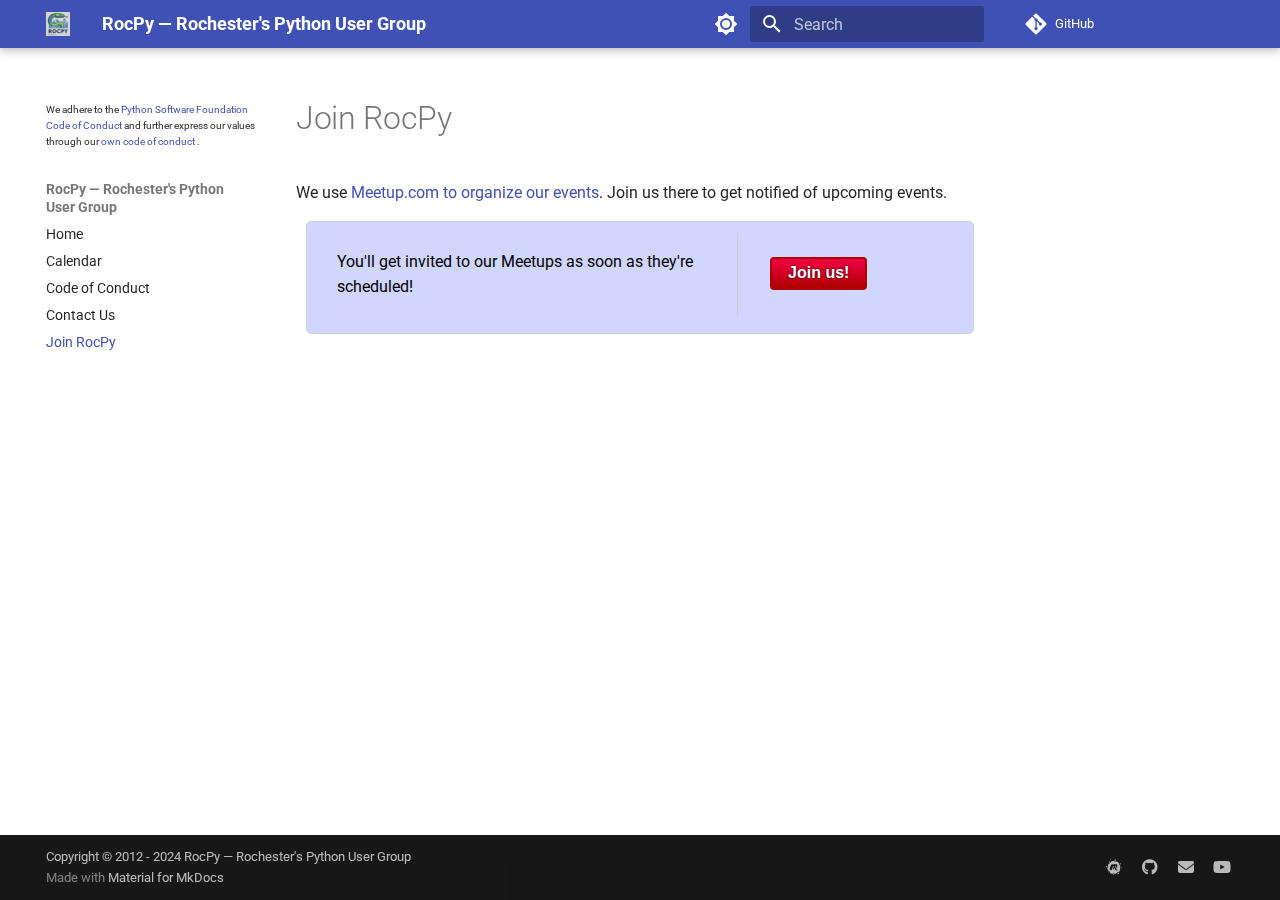
<file: join/index.html>
<!doctype html>
<html lang="en" class="no-js">
  <head>
    
      <meta charset="utf-8">
      <meta name="viewport" content="width=device-width,initial-scale=1">
      
        <meta name="description" content="The Rochester Python Meetup Group">
      
      
      
        <link rel="canonical" href="https://rocpy.org/join/">
      
      
        <link rel="prev" href="../contact/">
      
      
      
      <link rel="icon" href="../img/favicon.ico">
      <meta name="generator" content="mkdocs-1.6.1, mkdocs-material-9.5.49">
    
    
      
        <title>Join RocPy - RocPy — Rochester's Python User Group</title>
      
    
    
      <link rel="stylesheet" href="../assets/stylesheets/main.6f8fc17f.min.css">
      
        
        <link rel="stylesheet" href="../assets/stylesheets/palette.06af60db.min.css">
      
      


    
    
      
    
    
      
        
        
        <link rel="preconnect" href="https://fonts.gstatic.com" crossorigin>
        <link rel="stylesheet" href="https://fonts.googleapis.com/css?family=Roboto:300,300i,400,400i,700,700i%7CRoboto+Mono:400,400i,700,700i&display=fallback">
        <style>:root{--md-text-font:"Roboto";--md-code-font:"Roboto Mono"}</style>
      
    
    
      <link rel="stylesheet" href="../css/extra.css">
    
    <script>__md_scope=new URL("..",location),__md_hash=e=>[...e].reduce(((e,_)=>(e<<5)-e+_.charCodeAt(0)),0),__md_get=(e,_=localStorage,t=__md_scope)=>JSON.parse(_.getItem(t.pathname+"."+e)),__md_set=(e,_,t=localStorage,a=__md_scope)=>{try{t.setItem(a.pathname+"."+e,JSON.stringify(_))}catch(e){}}</script>
    
      

    
    
    
  </head>
  
  
    
    
      
    
    
    
    
    <body dir="ltr" data-md-color-scheme="default" data-md-color-primary="indigo" data-md-color-accent="indigo">
  
    
    <input class="md-toggle" data-md-toggle="drawer" type="checkbox" id="__drawer" autocomplete="off">
    <input class="md-toggle" data-md-toggle="search" type="checkbox" id="__search" autocomplete="off">
    <label class="md-overlay" for="__drawer"></label>
    <div data-md-component="skip">
      
        
        <a href="#join-rocpy" class="md-skip">
          Skip to content
        </a>
      
    </div>
    <div data-md-component="announce">
      
    </div>
    
    
      

  

<header class="md-header md-header--shadow" data-md-component="header">
  <nav class="md-header__inner md-grid" aria-label="Header">
    <a href=".." title="RocPy — Rochester&#39;s Python User Group" class="md-header__button md-logo" aria-label="RocPy — Rochester's Python User Group" data-md-component="logo">
      
  <img src="../img/rocpy-logo-small.png" alt="logo">

    </a>
    <label class="md-header__button md-icon" for="__drawer">
      
      <svg xmlns="http://www.w3.org/2000/svg" viewBox="0 0 24 24"><path d="M3 6h18v2H3zm0 5h18v2H3zm0 5h18v2H3z"/></svg>
    </label>
    <div class="md-header__title" data-md-component="header-title">
      <div class="md-header__ellipsis">
        <div class="md-header__topic">
          <span class="md-ellipsis">
            RocPy — Rochester's Python User Group
          </span>
        </div>
        <div class="md-header__topic" data-md-component="header-topic">
          <span class="md-ellipsis">
            
              Join RocPy
            
          </span>
        </div>
      </div>
    </div>
    
      
        <form class="md-header__option" data-md-component="palette">
  
    
    
    
    <input class="md-option" data-md-color-media="" data-md-color-scheme="default" data-md-color-primary="indigo" data-md-color-accent="indigo"  aria-label="Switch to dark mode"  type="radio" name="__palette" id="__palette_0">
    
      <label class="md-header__button md-icon" title="Switch to dark mode" for="__palette_1" hidden>
        <svg xmlns="http://www.w3.org/2000/svg" viewBox="0 0 24 24"><path d="M12 8a4 4 0 0 0-4 4 4 4 0 0 0 4 4 4 4 0 0 0 4-4 4 4 0 0 0-4-4m0 10a6 6 0 0 1-6-6 6 6 0 0 1 6-6 6 6 0 0 1 6 6 6 6 0 0 1-6 6m8-9.31V4h-4.69L12 .69 8.69 4H4v4.69L.69 12 4 15.31V20h4.69L12 23.31 15.31 20H20v-4.69L23.31 12z"/></svg>
      </label>
    
  
    
    
    
    <input class="md-option" data-md-color-media="" data-md-color-scheme="slate" data-md-color-primary="indigo" data-md-color-accent="indigo"  aria-label="Switch to light mode"  type="radio" name="__palette" id="__palette_1">
    
      <label class="md-header__button md-icon" title="Switch to light mode" for="__palette_0" hidden>
        <svg xmlns="http://www.w3.org/2000/svg" viewBox="0 0 24 24"><path d="M9 2c-1.05 0-2.05.16-3 .46 4.06 1.27 7 5.04 7 9.54s-2.94 8.27-7 9.54c.95.3 1.95.46 3 .46a10 10 0 0 0 10-10A10 10 0 0 0 9 2"/></svg>
      </label>
    
  
</form>
      
    
    
      <script>var palette=__md_get("__palette");if(palette&&palette.color){if("(prefers-color-scheme)"===palette.color.media){var media=matchMedia("(prefers-color-scheme: light)"),input=document.querySelector(media.matches?"[data-md-color-media='(prefers-color-scheme: light)']":"[data-md-color-media='(prefers-color-scheme: dark)']");palette.color.media=input.getAttribute("data-md-color-media"),palette.color.scheme=input.getAttribute("data-md-color-scheme"),palette.color.primary=input.getAttribute("data-md-color-primary"),palette.color.accent=input.getAttribute("data-md-color-accent")}for(var[key,value]of Object.entries(palette.color))document.body.setAttribute("data-md-color-"+key,value)}</script>
    
    
    
      <label class="md-header__button md-icon" for="__search">
        
        <svg xmlns="http://www.w3.org/2000/svg" viewBox="0 0 24 24"><path d="M9.5 3A6.5 6.5 0 0 1 16 9.5c0 1.61-.59 3.09-1.56 4.23l.27.27h.79l5 5-1.5 1.5-5-5v-.79l-.27-.27A6.52 6.52 0 0 1 9.5 16 6.5 6.5 0 0 1 3 9.5 6.5 6.5 0 0 1 9.5 3m0 2C7 5 5 7 5 9.5S7 14 9.5 14 14 12 14 9.5 12 5 9.5 5"/></svg>
      </label>
      <div class="md-search" data-md-component="search" role="dialog">
  <label class="md-search__overlay" for="__search"></label>
  <div class="md-search__inner" role="search">
    <form class="md-search__form" name="search">
      <input type="text" class="md-search__input" name="query" aria-label="Search" placeholder="Search" autocapitalize="off" autocorrect="off" autocomplete="off" spellcheck="false" data-md-component="search-query" required>
      <label class="md-search__icon md-icon" for="__search">
        
        <svg xmlns="http://www.w3.org/2000/svg" viewBox="0 0 24 24"><path d="M9.5 3A6.5 6.5 0 0 1 16 9.5c0 1.61-.59 3.09-1.56 4.23l.27.27h.79l5 5-1.5 1.5-5-5v-.79l-.27-.27A6.52 6.52 0 0 1 9.5 16 6.5 6.5 0 0 1 3 9.5 6.5 6.5 0 0 1 9.5 3m0 2C7 5 5 7 5 9.5S7 14 9.5 14 14 12 14 9.5 12 5 9.5 5"/></svg>
        
        <svg xmlns="http://www.w3.org/2000/svg" viewBox="0 0 24 24"><path d="M20 11v2H8l5.5 5.5-1.42 1.42L4.16 12l7.92-7.92L13.5 5.5 8 11z"/></svg>
      </label>
      <nav class="md-search__options" aria-label="Search">
        
        <button type="reset" class="md-search__icon md-icon" title="Clear" aria-label="Clear" tabindex="-1">
          
          <svg xmlns="http://www.w3.org/2000/svg" viewBox="0 0 24 24"><path d="M19 6.41 17.59 5 12 10.59 6.41 5 5 6.41 10.59 12 5 17.59 6.41 19 12 13.41 17.59 19 19 17.59 13.41 12z"/></svg>
        </button>
      </nav>
      
    </form>
    <div class="md-search__output">
      <div class="md-search__scrollwrap" tabindex="0" data-md-scrollfix>
        <div class="md-search-result" data-md-component="search-result">
          <div class="md-search-result__meta">
            Initializing search
          </div>
          <ol class="md-search-result__list" role="presentation"></ol>
        </div>
      </div>
    </div>
  </div>
</div>
    
    
      <div class="md-header__source">
        <a href="https://github.com/RocPy/rocpy.github.io" title="Go to repository" class="md-source" data-md-component="source">
  <div class="md-source__icon md-icon">
    
    <svg xmlns="http://www.w3.org/2000/svg" viewBox="0 0 448 512"><!--! Font Awesome Free 6.7.1 by @fontawesome - https://fontawesome.com License - https://fontawesome.com/license/free (Icons: CC BY 4.0, Fonts: SIL OFL 1.1, Code: MIT License) Copyright 2024 Fonticons, Inc.--><path d="M439.55 236.05 244 40.45a28.87 28.87 0 0 0-40.81 0l-40.66 40.63 51.52 51.52c27.06-9.14 52.68 16.77 43.39 43.68l49.66 49.66c34.23-11.8 61.18 31 35.47 56.69-26.49 26.49-70.21-2.87-56-37.34L240.22 199v121.85c25.3 12.54 22.26 41.85 9.08 55a34.34 34.34 0 0 1-48.55 0c-17.57-17.6-11.07-46.91 11.25-56v-123c-20.8-8.51-24.6-30.74-18.64-45L142.57 101 8.45 235.14a28.86 28.86 0 0 0 0 40.81l195.61 195.6a28.86 28.86 0 0 0 40.8 0l194.69-194.69a28.86 28.86 0 0 0 0-40.81"/></svg>
  </div>
  <div class="md-source__repository">
    GitHub
  </div>
</a>
      </div>
    
  </nav>
  
</header>
    
    <div class="md-container" data-md-component="container">
      
      
        
          
        
      
      <main class="md-main" data-md-component="main">
        <div class="md-main__inner md-grid">
          
            
              
              <div class="md-sidebar md-sidebar--primary" data-md-component="sidebar" data-md-type="navigation" >
                <div class="md-sidebar__scrollwrap">
                  <div class="md-sidebar__inner">
                    

<!-- Determine classes -->

<!-- Paragraph Section -->
<div class="md-typeset" style="font-size:1em; margin-left: 0.6rem; marigin-right: 0.6rem; margin-bottom: 1.5rem">
  <p style="text-align: left; margin: 0;">
    We adhere to the 
    <a href="https://policies.python.org/python.org/code-of-conduct/" 
       style="word-wrap: break-word; word-break: break-word; overflow-wrap: break-word;">
      Python Software Foundation Code of Conduct
    </a>
    and further express our values through our 
    <a href="/code_of_conduct" 
       style="word-wrap: break-word; word-break: break-word; overflow-wrap: break-word;">
      own code of conduct
    </a>.
  </p>
</div>




<!-- Navigation -->
<nav
  class="md-nav md-nav--primary"
  aria-label="Navigation"
  data-md-level="0"
>

  <!-- Site title -->
  <label class="md-nav__title" for="__drawer">
    <a
      href=".."
      title="RocPy — Rochester&#39;s Python User Group"
      class="md-nav__button md-logo"
      aria-label="RocPy — Rochester's Python User Group"
      data-md-component="logo"
    >
      
  <img src="../img/rocpy-logo-small.png" alt="logo">

    </a>
    RocPy — Rochester's Python User Group
  </label>

  <!-- Repository information -->
  
    <div class="md-nav__source">
      <a href="https://github.com/RocPy/rocpy.github.io" title="Go to repository" class="md-source" data-md-component="source">
  <div class="md-source__icon md-icon">
    
    <svg xmlns="http://www.w3.org/2000/svg" viewBox="0 0 448 512"><!--! Font Awesome Free 6.7.1 by @fontawesome - https://fontawesome.com License - https://fontawesome.com/license/free (Icons: CC BY 4.0, Fonts: SIL OFL 1.1, Code: MIT License) Copyright 2024 Fonticons, Inc.--><path d="M439.55 236.05 244 40.45a28.87 28.87 0 0 0-40.81 0l-40.66 40.63 51.52 51.52c27.06-9.14 52.68 16.77 43.39 43.68l49.66 49.66c34.23-11.8 61.18 31 35.47 56.69-26.49 26.49-70.21-2.87-56-37.34L240.22 199v121.85c25.3 12.54 22.26 41.85 9.08 55a34.34 34.34 0 0 1-48.55 0c-17.57-17.6-11.07-46.91 11.25-56v-123c-20.8-8.51-24.6-30.74-18.64-45L142.57 101 8.45 235.14a28.86 28.86 0 0 0 0 40.81l195.61 195.6a28.86 28.86 0 0 0 40.8 0l194.69-194.69a28.86 28.86 0 0 0 0-40.81"/></svg>
  </div>
  <div class="md-source__repository">
    GitHub
  </div>
</a>
    </div>
  

  <!-- Navigation list -->
  <ul class="md-nav__list" data-md-scrollfix>
    
      
      
  
  
  
  
    <li class="md-nav__item">
      <a href=".." class="md-nav__link">
        
  
  <span class="md-ellipsis">
    Home
  </span>
  

      </a>
    </li>
  

    
      
      
  
  
  
  
    <li class="md-nav__item">
      <a href="../calendar/" class="md-nav__link">
        
  
  <span class="md-ellipsis">
    Calendar
  </span>
  

      </a>
    </li>
  

    
      
      
  
  
  
  
    <li class="md-nav__item">
      <a href="../code_of_conduct/" class="md-nav__link">
        
  
  <span class="md-ellipsis">
    Code of Conduct
  </span>
  

      </a>
    </li>
  

    
      
      
  
  
  
  
    <li class="md-nav__item">
      <a href="../contact/" class="md-nav__link">
        
  
  <span class="md-ellipsis">
    Contact Us
  </span>
  

      </a>
    </li>
  

    
      
      
  
  
    
  
  
  
    <li class="md-nav__item md-nav__item--active">
      
      <input class="md-nav__toggle md-toggle" type="checkbox" id="__toc">
      
      
        
      
      
      <a href="./" class="md-nav__link md-nav__link--active">
        
  
  <span class="md-ellipsis">
    Join RocPy
  </span>
  

      </a>
      
    </li>
  

    
  </ul>
</nav>
                  </div>
                </div>
              </div>
            
            
              
              <div class="md-sidebar md-sidebar--secondary" data-md-component="sidebar" data-md-type="toc" >
                <div class="md-sidebar__scrollwrap">
                  <div class="md-sidebar__inner">
                    

<nav class="md-nav md-nav--secondary" aria-label="Table of contents">
  
  
  
    
  
  
</nav>
                  </div>
                </div>
              </div>
            
          
          
            <div class="md-content" data-md-component="content">
              <article class="md-content__inner md-typeset">
                
                  

  
  


<h1 id="join-rocpy">Join RocPy</h1>
<p>We use <a href="https://www.meetup.com/Rochester-Python-Meetup/">Meetup.com to organize our events</a>. Join us there to get notified of upcoming events.</p>
<div  class="calltoaction minimal">
        <div class="D_boxbody">
                <form action="https://www.meetup.com/Rochester-Python-Meetup/join/" method="post">
                        <div  class="D_boxhead">
                                <p>You'll get invited to our Meetups as soon as they're scheduled!</p>
                        </div>
                        <div class="D_boxsection ">
                                <input type="submit" name="submit" value="Join us!" class="D_submit"  />
                                <input type="hidden" name="returnUri" value="https://www.meetup.com/Rochester-Python-Meetup" />
                                <input type="hidden" name="returnUriEnc" value="https%3A%2F%2Fwww.meetup.com%2FRochester-Python-Meetup" id="returnUriEnc" />
                                <input type="hidden" name="submit" value="1" />
                        </div>
                        <div style="clear: both; height: 1px; line-height: 1px;"></div>
                </form>
        </div>
</div>












                
              </article>
            </div>
          
          
<script>var target=document.getElementById(location.hash.slice(1));target&&target.name&&(target.checked=target.name.startsWith("__tabbed_"))</script>
        </div>
        
      </main>
      
        <footer class="md-footer">
  
  <div class="md-footer-meta md-typeset">
    <div class="md-footer-meta__inner md-grid">
      <div class="md-copyright">
  
    <div class="md-copyright__highlight">
      Copyright &copy; 2012 - 2024 RocPy — Rochester's Python User Group
    </div>
  
  
    Made with
    <a href="https://squidfunk.github.io/mkdocs-material/" target="_blank" rel="noopener">
      Material for MkDocs
    </a>
  
</div>
      
        <div class="md-social">
  
    
    
    
    
      
      
    
    <a href="https://www.meetup.com/Rochester-Python-Meetup/" target="_blank" rel="noopener" title="www.meetup.com" class="md-social__link">
      <svg xmlns="http://www.w3.org/2000/svg" viewBox="0 0 512 512"><!--! Font Awesome Free 6.7.1 by @fontawesome - https://fontawesome.com License - https://fontawesome.com/license/free (Icons: CC BY 4.0, Fonts: SIL OFL 1.1, Code: MIT License) Copyright 2024 Fonticons, Inc.--><path d="M99 414.3c1.1 5.7-2.3 11.1-8 12.3-5.4 1.1-10.9-2.3-12-8-1.1-5.4 2.3-11.1 7.7-12.3s11.1 2.3 12.3 8m143.1 71.4c-6.3 4.6-8 13.4-3.7 20 4.6 6.6 13.4 8.3 20 3.7 6.3-4.6 8-13.4 3.4-20-4.2-6.5-13.1-8.3-19.7-3.7m-86-462.3c6.3-1.4 10.3-7.7 8.9-14-1.1-6.6-7.4-10.6-13.7-9.1-6.3 1.4-10.3 7.7-9.1 14 1.4 6.6 7.6 10.6 13.9 9.1M34.4 226.3c-10-6.9-23.7-4.3-30.6 6-6.9 10-4.3 24 5.7 30.9 10 7.1 23.7 4.6 30.6-5.7 6.9-10.4 4.3-24.1-5.7-31.2m272-170.9c10.6-6.3 13.7-20 7.7-30.3-6.3-10.6-19.7-14-30-7.7s-13.7 20-7.4 30.6c6 10.3 19.4 13.7 29.7 7.4m-191.1 58c7.7-5.4 9.4-16 4.3-23.7s-15.7-9.4-23.1-4.3c-7.7 5.4-9.4 16-4.3 23.7 5.1 7.8 15.6 9.5 23.1 4.3m372.3 156c-7.4 1.7-12.3 9.1-10.6 16.9 1.4 7.4 8.9 12.3 16.3 10.6 7.4-1.4 12.3-8.9 10.6-16.6-1.5-7.4-8.9-12.3-16.3-10.9m39.7-56.8c-1.1-5.7-6.6-9.1-12-8-5.7 1.1-9.1 6.9-8 12.6 1.1 5.4 6.6 9.1 12.3 8 5.4-1.5 9.1-6.9 7.7-12.6M447 138.9c-8.6 6-10.6 17.7-4.9 26.3s17.4 10.6 26 4.9c8.3-6 10.3-17.7 4.6-26.3-5.7-8.7-17.4-10.9-25.7-4.9m-6.3 139.4c26.3 43.1 15.1 100-26.3 129.1-17.4 12.3-37.1 17.7-56.9 17.1-12 47.1-69.4 64.6-105.1 32.6-1.1.9-2.6 1.7-3.7 2.9-39.1 27.1-92.3 17.4-119.4-22.3-9.7-14.3-14.6-30.6-15.1-46.9-65.4-10.9-90-94-41.1-139.7-28.3-46.9.6-107.4 53.4-114.9C151.6 70 234.1 38.6 290.1 82c67.4-22.3 136.3 29.4 130.9 101.1 41.1 12.6 52.8 66.9 19.7 95.2m-70 74.3c-3.1-20.6-40.9-4.6-43.1-27.1-3.1-32 43.7-101.1 40-128-3.4-24-19.4-29.1-33.4-29.4-13.4-.3-16.9 2-21.4 4.6-2.9 1.7-6.6 4.9-11.7-.3-6.3-6-11.1-11.7-19.4-12.9-12.3-2-17.7 2-26.6 9.7-3.4 2.9-12 12.9-20 9.1-3.4-1.7-15.4-7.7-24-11.4-16.3-7.1-40 4.6-48.6 20-12.9 22.9-38 113.1-41.7 125.1-8.6 26.6 10.9 48.6 36.9 47.1 11.1-.6 18.3-4.6 25.4-17.4 4-7.4 41.7-107.7 44.6-112.6 2-3.4 8.9-8 14.6-5.1 5.7 3.1 6.9 9.4 6 15.1-1.1 9.7-28 70.9-28.9 77.7-3.4 22.9 26.9 26.6 38.6 4 3.7-7.1 45.7-92.6 49.4-98.3 4.3-6.3 7.4-8.3 11.7-8 3.1 0 8.3.9 7.1 10.9-1.4 9.4-35.1 72.3-38.9 87.7-4.6 20.6 6.6 41.4 24.9 50.6 11.4 5.7 62.5 15.7 58.5-11.1m5.7 92.3c-10.3 7.4-12.9 22-5.7 32.6 7.1 10.6 21.4 13.1 32 6 10.6-7.4 13.1-22 6-32.6-7.4-10.6-21.7-13.5-32.3-6"/></svg>
    </a>
  
    
    
    
    
      
      
    
    <a href="https://github.com/RocPy" target="_blank" rel="noopener" title="github.com" class="md-social__link">
      <svg xmlns="http://www.w3.org/2000/svg" viewBox="0 0 496 512"><!--! Font Awesome Free 6.7.1 by @fontawesome - https://fontawesome.com License - https://fontawesome.com/license/free (Icons: CC BY 4.0, Fonts: SIL OFL 1.1, Code: MIT License) Copyright 2024 Fonticons, Inc.--><path d="M165.9 397.4c0 2-2.3 3.6-5.2 3.6-3.3.3-5.6-1.3-5.6-3.6 0-2 2.3-3.6 5.2-3.6 3-.3 5.6 1.3 5.6 3.6m-31.1-4.5c-.7 2 1.3 4.3 4.3 4.9 2.6 1 5.6 0 6.2-2s-1.3-4.3-4.3-5.2c-2.6-.7-5.5.3-6.2 2.3m44.2-1.7c-2.9.7-4.9 2.6-4.6 4.9.3 2 2.9 3.3 5.9 2.6 2.9-.7 4.9-2.6 4.6-4.6-.3-1.9-3-3.2-5.9-2.9M244.8 8C106.1 8 0 113.3 0 252c0 110.9 69.8 205.8 169.5 239.2 12.8 2.3 17.3-5.6 17.3-12.1 0-6.2-.3-40.4-.3-61.4 0 0-70 15-84.7-29.8 0 0-11.4-29.1-27.8-36.6 0 0-22.9-15.7 1.6-15.4 0 0 24.9 2 38.6 25.8 21.9 38.6 58.6 27.5 72.9 20.9 2.3-16 8.8-27.1 16-33.7-55.9-6.2-112.3-14.3-112.3-110.5 0-27.5 7.6-41.3 23.6-58.9-2.6-6.5-11.1-33.3 2.6-67.9 20.9-6.5 69 27 69 27 20-5.6 41.5-8.5 62.8-8.5s42.8 2.9 62.8 8.5c0 0 48.1-33.6 69-27 13.7 34.7 5.2 61.4 2.6 67.9 16 17.7 25.8 31.5 25.8 58.9 0 96.5-58.9 104.2-114.8 110.5 9.2 7.9 17 22.9 17 46.4 0 33.7-.3 75.4-.3 83.6 0 6.5 4.6 14.4 17.3 12.1C428.2 457.8 496 362.9 496 252 496 113.3 383.5 8 244.8 8M97.2 352.9c-1.3 1-1 3.3.7 5.2 1.6 1.6 3.9 2.3 5.2 1 1.3-1 1-3.3-.7-5.2-1.6-1.6-3.9-2.3-5.2-1m-10.8-8.1c-.7 1.3.3 2.9 2.3 3.9 1.6 1 3.6.7 4.3-.7.7-1.3-.3-2.9-2.3-3.9-2-.6-3.6-.3-4.3.7m32.4 35.6c-1.6 1.3-1 4.3 1.3 6.2 2.3 2.3 5.2 2.6 6.5 1 1.3-1.3.7-4.3-1.3-6.2-2.2-2.3-5.2-2.6-6.5-1m-11.4-14.7c-1.6 1-1.6 3.6 0 5.9s4.3 3.3 5.6 2.3c1.6-1.3 1.6-3.9 0-6.2-1.4-2.3-4-3.3-5.6-2"/></svg>
    </a>
  
    
    
    
    
    <a href="/contact/" target="_blank" rel="noopener" title="" class="md-social__link">
      <svg xmlns="http://www.w3.org/2000/svg" viewBox="0 0 512 512"><!--! Font Awesome Free 6.7.1 by @fontawesome - https://fontawesome.com License - https://fontawesome.com/license/free (Icons: CC BY 4.0, Fonts: SIL OFL 1.1, Code: MIT License) Copyright 2024 Fonticons, Inc.--><path d="M48 64C21.5 64 0 85.5 0 112c0 15.1 7.1 29.3 19.2 38.4l217.6 163.2c11.4 8.5 27 8.5 38.4 0l217.6-163.2c12.1-9.1 19.2-23.3 19.2-38.4 0-26.5-21.5-48-48-48zM0 176v208c0 35.3 28.7 64 64 64h384c35.3 0 64-28.7 64-64V176L294.4 339.2a63.9 63.9 0 0 1-76.8 0z"/></svg>
    </a>
  
    
    
    
    
      
      
    
    <a href="https://www.youtube.com/@rocpy4" target="_blank" rel="noopener" title="www.youtube.com" class="md-social__link">
      <svg xmlns="http://www.w3.org/2000/svg" viewBox="0 0 576 512"><!--! Font Awesome Free 6.7.1 by @fontawesome - https://fontawesome.com License - https://fontawesome.com/license/free (Icons: CC BY 4.0, Fonts: SIL OFL 1.1, Code: MIT License) Copyright 2024 Fonticons, Inc.--><path d="M549.655 124.083c-6.281-23.65-24.787-42.276-48.284-48.597C458.781 64 288 64 288 64S117.22 64 74.629 75.486c-23.497 6.322-42.003 24.947-48.284 48.597-11.412 42.867-11.412 132.305-11.412 132.305s0 89.438 11.412 132.305c6.281 23.65 24.787 41.5 48.284 47.821C117.22 448 288 448 288 448s170.78 0 213.371-11.486c23.497-6.321 42.003-24.171 48.284-47.821 11.412-42.867 11.412-132.305 11.412-132.305s0-89.438-11.412-132.305m-317.51 213.508V175.185l142.739 81.205z"/></svg>
    </a>
  
</div>
      
    </div>
  </div>
</footer>
      
    </div>
    <div class="md-dialog" data-md-component="dialog">
      <div class="md-dialog__inner md-typeset"></div>
    </div>
    
    
    <script id="__config" type="application/json">{"base": "..", "features": [], "search": "../assets/javascripts/workers/search.6ce7567c.min.js", "translations": {"clipboard.copied": "Copied to clipboard", "clipboard.copy": "Copy to clipboard", "search.result.more.one": "1 more on this page", "search.result.more.other": "# more on this page", "search.result.none": "No matching documents", "search.result.one": "1 matching document", "search.result.other": "# matching documents", "search.result.placeholder": "Type to start searching", "search.result.term.missing": "Missing", "select.version": "Select version"}}</script>
    
    
      <script src="../assets/javascripts/bundle.88dd0f4e.min.js"></script>
      
    
  </body>
</html>
</file>
<file: css/extra.css>
@charset "utf-8";

/* Ensure the call-to-action box background and rounding */
.calltoaction .D_boxbody {
    background: #D1D6FF;
    border-radius: 5px;
    border-style: solid;
    border-width: 1px;
    border-color: lightgray;
}

/* Minimal layout for .D_boxhead and .D_boxsection */
.minimal .D_boxhead {
    float: left;
    width: 65%;
    margin-bottom: 1em;
    border-right: 1px solid #ccc;
    margin-right: 1.5em;
    padding: 0 1.5em 0;
}

.minimal .D_boxsection {
    float: left;
    width: auto;
    border: 0;
    padding-top: 1.5em;
}

/* General 'D_' box parts */
.D_boxbody {
    margin: 0.65em;
    padding: 0.65em 0.35em 0;
}

.D_boxhead {
    overflow: hidden;
    font-size: 1em;
    padding: 0 0.5em 0.65em;
}

.D_boxsection {
    border-top: 1px solid #ccc;
    font-size: 1em;
    padding: 0.9em 0.5em;
    line-height: 1.4em;
}

/* Submit button styling */
.D_submit {
    display: inline-block;
    background: #ad0000;
    background-image: linear-gradient(to bottom, #f10044, #ad0000);
    text-shadow: #3e0012 0 0 3px;
    border: 2px solid #ad0000;
    text-decoration: none;
    text-align: center;
    cursor: pointer;
    font-family: Arial, sans-serif;
    font-weight: bold;
    border-radius: 4px;
    padding: 0.35em 1em;
    font-size: 1em;
    color: #fff !important;
}

.D_submit:hover {
    background-image: linear-gradient(to bottom, #fb0a4e, #b7000a);
    text-shadow: none;
    border: 2px solid #b7000a;
}

.D_submit:active {
    background: #b7000a;
}

/* Text color in D_boxhead */
.D_boxhead p {
    color: black;
}


/* Contact form styling */
  .contact-form {
    max-width: 600px;
    margin: 2em auto;
    display: flex;
    flex-direction: column;
    gap: 1em;
    font-family: sans-serif;
  }

  .input-group {
    display: flex;
    flex-direction: column;
  }

  .input-group label {
    font-weight: bold;
    margin-bottom: 0.25em;
  }

  .input-group input[type="text"],
  .input-group input[type="email"],
  .input-group textarea {
    border: 1px solid #ccc;
    border-radius: 4px;
    padding: 0.5em;
    font-size: 1em;
  }

  button[type="submit"] {
    background-color: #007bff;
    color: #fff;
    border: none;
    border-radius: 4px;
    padding: 0.75em 1.5em;
    cursor: pointer;
    font-size: 1em;
  }

  button[type="submit"]:hover {
    background-color: #0056b3;
  }

  /* Styling for the success/error block */
  .message-status {
    margin: 1em auto;
    max-width: 600px;
    border-left: 4px solid;
    padding: 1em;
    border-radius: 4px;
  }

  /* Success styling */
  .message-status.success {
    background-color: #e7f5eb; /* a light greenish background */
    border-color: #37b34a;     /* a green border */
    color: #27632a;           /* darker green text */
  }

  /* Error styling */
  .message-status.error {
    background-color: #fdecea; /* a light red background */
    border-color: #f44336;     /* a red border */
    color: #811c1c;            /* darker red text */
  }
</file>
<file: assets/stylesheets/main.6f8fc17f.min.css>
@charset "UTF-8";html{-webkit-text-size-adjust:none;-moz-text-size-adjust:none;text-size-adjust:none;box-sizing:border-box}*,:after,:before{box-sizing:inherit}@media (prefers-reduced-motion){*,:after,:before{transition:none!important}}body{margin:0}a,button,input,label{-webkit-tap-highlight-color:transparent}a{color:inherit;text-decoration:none}hr{border:0;box-sizing:initial;display:block;height:.05rem;overflow:visible;padding:0}small{font-size:80%}sub,sup{line-height:1em}img{border-style:none}table{border-collapse:initial;border-spacing:0}td,th{font-weight:400;vertical-align:top}button{background:#0000;border:0;font-family:inherit;font-size:inherit;margin:0;padding:0}input{border:0;outline:none}:root{--md-primary-fg-color:#4051b5;--md-primary-fg-color--light:#5d6cc0;--md-primary-fg-color--dark:#303fa1;--md-primary-bg-color:#fff;--md-primary-bg-color--light:#ffffffb3;--md-accent-fg-color:#526cfe;--md-accent-fg-color--transparent:#526cfe1a;--md-accent-bg-color:#fff;--md-accent-bg-color--light:#ffffffb3}[data-md-color-scheme=default]{color-scheme:light}[data-md-color-scheme=default] img[src$="#gh-dark-mode-only"],[data-md-color-scheme=default] img[src$="#only-dark"]{display:none}:root,[data-md-color-scheme=default]{--md-hue:225deg;--md-default-fg-color:#000000de;--md-default-fg-color--light:#0000008a;--md-default-fg-color--lighter:#00000052;--md-default-fg-color--lightest:#00000012;--md-default-bg-color:#fff;--md-default-bg-color--light:#ffffffb3;--md-default-bg-color--lighter:#ffffff4d;--md-default-bg-color--lightest:#ffffff1f;--md-code-fg-color:#36464e;--md-code-bg-color:#f5f5f5;--md-code-hl-color:#4287ff;--md-code-hl-color--light:#4287ff1a;--md-code-hl-number-color:#d52a2a;--md-code-hl-special-color:#db1457;--md-code-hl-function-color:#a846b9;--md-code-hl-constant-color:#6e59d9;--md-code-hl-keyword-color:#3f6ec6;--md-code-hl-string-color:#1c7d4d;--md-code-hl-name-color:var(--md-code-fg-color);--md-code-hl-operator-color:var(--md-default-fg-color--light);--md-code-hl-punctuation-color:var(--md-default-fg-color--light);--md-code-hl-comment-color:var(--md-default-fg-color--light);--md-code-hl-generic-color:var(--md-default-fg-color--light);--md-code-hl-variable-color:var(--md-default-fg-color--light);--md-typeset-color:var(--md-default-fg-color);--md-typeset-a-color:var(--md-primary-fg-color);--md-typeset-del-color:#f5503d26;--md-typeset-ins-color:#0bd57026;--md-typeset-kbd-color:#fafafa;--md-typeset-kbd-accent-color:#fff;--md-typeset-kbd-border-color:#b8b8b8;--md-typeset-mark-color:#ffff0080;--md-typeset-table-color:#0000001f;--md-typeset-table-color--light:rgba(0,0,0,.035);--md-admonition-fg-color:var(--md-default-fg-color);--md-admonition-bg-color:var(--md-default-bg-color);--md-warning-fg-color:#000000de;--md-warning-bg-color:#ff9;--md-footer-fg-color:#fff;--md-footer-fg-color--light:#ffffffb3;--md-footer-fg-color--lighter:#ffffff73;--md-footer-bg-color:#000000de;--md-footer-bg-color--dark:#00000052;--md-shadow-z1:0 0.2rem 0.5rem #0000000d,0 0 0.05rem #0000001a;--md-shadow-z2:0 0.2rem 0.5rem #0000001a,0 0 0.05rem #00000040;--md-shadow-z3:0 0.2rem 0.5rem #0003,0 0 0.05rem #00000059}.md-icon svg{fill:currentcolor;display:block;height:1.2rem;width:1.2rem}body{-webkit-font-smoothing:antialiased;-moz-osx-font-smoothing:grayscale;--md-text-font-family:var(--md-text-font,_),-apple-system,BlinkMacSystemFont,Helvetica,Arial,sans-serif;--md-code-font-family:var(--md-code-font,_),SFMono-Regular,Consolas,Menlo,monospace}aside,body,input{font-feature-settings:"kern","liga";color:var(--md-typeset-color);font-family:var(--md-text-font-family)}code,kbd,pre{font-feature-settings:"kern";font-family:var(--md-code-font-family)}:root{--md-typeset-table-sort-icon:url('data:image/svg+xml;charset=utf-8,<svg xmlns="http://www.w3.org/2000/svg" viewBox="0 0 24 24"><path d="m18 21-4-4h3V7h-3l4-4 4 4h-3v10h3M2 19v-2h10v2M2 13v-2h7v2M2 7V5h4v2z"/></svg>');--md-typeset-table-sort-icon--asc:url('data:image/svg+xml;charset=utf-8,<svg xmlns="http://www.w3.org/2000/svg" viewBox="0 0 24 24"><path d="M19 17h3l-4 4-4-4h3V3h2M2 17h10v2H2M6 5v2H2V5m0 6h7v2H2z"/></svg>');--md-typeset-table-sort-icon--desc:url('data:image/svg+xml;charset=utf-8,<svg xmlns="http://www.w3.org/2000/svg" viewBox="0 0 24 24"><path d="M19 7h3l-4-4-4 4h3v14h2M2 17h10v2H2M6 5v2H2V5m0 6h7v2H2z"/></svg>')}.md-typeset{-webkit-print-color-adjust:exact;color-adjust:exact;font-size:.8rem;line-height:1.6}@media print{.md-typeset{font-size:.68rem}}.md-typeset blockquote,.md-typeset dl,.md-typeset figure,.md-typeset ol,.md-typeset pre,.md-typeset ul{margin-bottom:1em;margin-top:1em}.md-typeset h1{color:var(--md-default-fg-color--light);font-size:2em;line-height:1.3;margin:0 0 1.25em}.md-typeset h1,.md-typeset h2{font-weight:300;letter-spacing:-.01em}.md-typeset h2{font-size:1.5625em;line-height:1.4;margin:1.6em 0 .64em}.md-typeset h3{font-size:1.25em;font-weight:400;letter-spacing:-.01em;line-height:1.5;margin:1.6em 0 .8em}.md-typeset h2+h3{margin-top:.8em}.md-typeset h4{font-weight:700;letter-spacing:-.01em;margin:1em 0}.md-typeset h5,.md-typeset h6{color:var(--md-default-fg-color--light);font-size:.8em;font-weight:700;letter-spacing:-.01em;margin:1.25em 0}.md-typeset h5{text-transform:uppercase}.md-typeset h5 code{text-transform:none}.md-typeset hr{border-bottom:.05rem solid var(--md-default-fg-color--lightest);display:flow-root;margin:1.5em 0}.md-typeset a{color:var(--md-typeset-a-color);word-break:break-word}.md-typeset a,.md-typeset a:before{transition:color 125ms}.md-typeset a:focus,.md-typeset a:hover{color:var(--md-accent-fg-color)}.md-typeset a:focus code,.md-typeset a:hover code{background-color:var(--md-accent-fg-color--transparent)}.md-typeset a code{color:currentcolor;transition:background-color 125ms}.md-typeset a.focus-visible{outline-color:var(--md-accent-fg-color);outline-offset:.2rem}.md-typeset code,.md-typeset kbd,.md-typeset pre{color:var(--md-code-fg-color);direction:ltr;font-variant-ligatures:none}@media print{.md-typeset code,.md-typeset kbd,.md-typeset pre{white-space:pre-wrap}}.md-typeset code{background-color:var(--md-code-bg-color);border-radius:.1rem;-webkit-box-decoration-break:clone;box-decoration-break:clone;font-size:.85em;padding:0 .2941176471em;word-break:break-word}.md-typeset code:not(.focus-visible){-webkit-tap-highlight-color:transparent;outline:none}.md-typeset pre{display:flow-root;line-height:1.4;position:relative}.md-typeset pre>code{-webkit-box-decoration-break:slice;box-decoration-break:slice;box-shadow:none;display:block;margin:0;outline-color:var(--md-accent-fg-color);overflow:auto;padding:.7720588235em 1.1764705882em;scrollbar-color:var(--md-default-fg-color--lighter) #0000;scrollbar-width:thin;touch-action:auto;word-break:normal}.md-typeset pre>code:hover{scrollbar-color:var(--md-accent-fg-color) #0000}.md-typeset pre>code::-webkit-scrollbar{height:.2rem;width:.2rem}.md-typeset pre>code::-webkit-scrollbar-thumb{background-color:var(--md-default-fg-color--lighter)}.md-typeset pre>code::-webkit-scrollbar-thumb:hover{background-color:var(--md-accent-fg-color)}.md-typeset kbd{background-color:var(--md-typeset-kbd-color);border-radius:.1rem;box-shadow:0 .1rem 0 .05rem var(--md-typeset-kbd-border-color),0 .1rem 0 var(--md-typeset-kbd-border-color),0 -.1rem .2rem var(--md-typeset-kbd-accent-color) inset;color:var(--md-default-fg-color);display:inline-block;font-size:.75em;padding:0 .6666666667em;vertical-align:text-top;word-break:break-word}.md-typeset mark{background-color:var(--md-typeset-mark-color);-webkit-box-decoration-break:clone;box-decoration-break:clone;color:inherit;word-break:break-word}.md-typeset abbr{border-bottom:.05rem dotted var(--md-default-fg-color--light);cursor:help;text-decoration:none}.md-typeset small{opacity:.75}[dir=ltr] .md-typeset sub,[dir=ltr] .md-typeset sup{margin-left:.078125em}[dir=rtl] .md-typeset sub,[dir=rtl] .md-typeset sup{margin-right:.078125em}[dir=ltr] .md-typeset blockquote{padding-left:.6rem}[dir=rtl] .md-typeset blockquote{padding-right:.6rem}[dir=ltr] .md-typeset blockquote{border-left:.2rem solid var(--md-default-fg-color--lighter)}[dir=rtl] .md-typeset blockquote{border-right:.2rem solid var(--md-default-fg-color--lighter)}.md-typeset blockquote{color:var(--md-default-fg-color--light);margin-left:0;margin-right:0}.md-typeset ul{list-style-type:disc}.md-typeset ul[type]{list-style-type:revert-layer}[dir=ltr] .md-typeset ol,[dir=ltr] .md-typeset ul{margin-left:.625em}[dir=rtl] .md-typeset ol,[dir=rtl] .md-typeset ul{margin-right:.625em}.md-typeset ol,.md-typeset ul{padding:0}.md-typeset ol:not([hidden]),.md-typeset ul:not([hidden]){display:flow-root}.md-typeset ol ol,.md-typeset ul ol{list-style-type:lower-alpha}.md-typeset ol ol ol,.md-typeset ul ol ol{list-style-type:lower-roman}.md-typeset ol ol ol ol,.md-typeset ul ol ol ol{list-style-type:upper-alpha}.md-typeset ol ol ol ol ol,.md-typeset ul ol ol ol ol{list-style-type:upper-roman}.md-typeset ol[type],.md-typeset ul[type]{list-style-type:revert-layer}[dir=ltr] .md-typeset ol li,[dir=ltr] .md-typeset ul li{margin-left:1.25em}[dir=rtl] .md-typeset ol li,[dir=rtl] .md-typeset ul li{margin-right:1.25em}.md-typeset ol li,.md-typeset ul li{margin-bottom:.5em}.md-typeset ol li blockquote,.md-typeset ol li p,.md-typeset ul li blockquote,.md-typeset ul li p{margin:.5em 0}.md-typeset ol li:last-child,.md-typeset ul li:last-child{margin-bottom:0}[dir=ltr] .md-typeset ol li ol,[dir=ltr] .md-typeset ol li ul,[dir=ltr] .md-typeset ul li ol,[dir=ltr] .md-typeset ul li ul{margin-left:.625em}[dir=rtl] .md-typeset ol li ol,[dir=rtl] .md-typeset ol li ul,[dir=rtl] .md-typeset ul li ol,[dir=rtl] .md-typeset ul li ul{margin-right:.625em}.md-typeset ol li ol,.md-typeset ol li ul,.md-typeset ul li ol,.md-typeset ul li ul{margin-bottom:.5em;margin-top:.5em}[dir=ltr] .md-typeset dd{margin-left:1.875em}[dir=rtl] .md-typeset dd{margin-right:1.875em}.md-typeset dd{margin-bottom:1.5em;margin-top:1em}.md-typeset img,.md-typeset svg,.md-typeset video{height:auto;max-width:100%}.md-typeset img[align=left]{margin:1em 1em 1em 0}.md-typeset img[align=right]{margin:1em 0 1em 1em}.md-typeset img[align]:only-child{margin-top:0}.md-typeset figure{display:flow-root;margin:1em auto;max-width:100%;text-align:center;width:-moz-fit-content;width:fit-content}.md-typeset figure img{display:block;margin:0 auto}.md-typeset figcaption{font-style:italic;margin:1em auto;max-width:24rem}.md-typeset iframe{max-width:100%}.md-typeset table:not([class]){background-color:var(--md-default-bg-color);border:.05rem solid var(--md-typeset-table-color);border-radius:.1rem;display:inline-block;font-size:.64rem;max-width:100%;overflow:auto;touch-action:auto}@media print{.md-typeset table:not([class]){display:table}}.md-typeset table:not([class])+*{margin-top:1.5em}.md-typeset table:not([class]) td>:first-child,.md-typeset table:not([class]) th>:first-child{margin-top:0}.md-typeset table:not([class]) td>:last-child,.md-typeset table:not([class]) th>:last-child{margin-bottom:0}.md-typeset table:not([class]) td:not([align]),.md-typeset table:not([class]) th:not([align]){text-align:left}[dir=rtl] .md-typeset table:not([class]) td:not([align]),[dir=rtl] .md-typeset table:not([class]) th:not([align]){text-align:right}.md-typeset table:not([class]) th{font-weight:700;min-width:5rem;padding:.9375em 1.25em;vertical-align:top}.md-typeset table:not([class]) td{border-top:.05rem solid var(--md-typeset-table-color);padding:.9375em 1.25em;vertical-align:top}.md-typeset table:not([class]) tbody tr{transition:background-color 125ms}.md-typeset table:not([class]) tbody tr:hover{background-color:var(--md-typeset-table-color--light);box-shadow:0 .05rem 0 var(--md-default-bg-color) inset}.md-typeset table:not([class]) a{word-break:normal}.md-typeset table th[role=columnheader]{cursor:pointer}[dir=ltr] .md-typeset table th[role=columnheader]:after{margin-left:.5em}[dir=rtl] .md-typeset table th[role=columnheader]:after{margin-right:.5em}.md-typeset table th[role=columnheader]:after{content:"";display:inline-block;height:1.2em;-webkit-mask-image:var(--md-typeset-table-sort-icon);mask-image:var(--md-typeset-table-sort-icon);-webkit-mask-repeat:no-repeat;mask-repeat:no-repeat;-webkit-mask-size:contain;mask-size:contain;transition:background-color 125ms;vertical-align:text-bottom;width:1.2em}.md-typeset table th[role=columnheader]:hover:after{background-color:var(--md-default-fg-color--lighter)}.md-typeset table th[role=columnheader][aria-sort=ascending]:after{background-color:var(--md-default-fg-color--light);-webkit-mask-image:var(--md-typeset-table-sort-icon--asc);mask-image:var(--md-typeset-table-sort-icon--asc)}.md-typeset table th[role=columnheader][aria-sort=descending]:after{background-color:var(--md-default-fg-color--light);-webkit-mask-image:var(--md-typeset-table-sort-icon--desc);mask-image:var(--md-typeset-table-sort-icon--desc)}.md-typeset__scrollwrap{margin:1em -.8rem;overflow-x:auto;touch-action:auto}.md-typeset__table{display:inline-block;margin-bottom:.5em;padding:0 .8rem}@media print{.md-typeset__table{display:block}}html .md-typeset__table table{display:table;margin:0;overflow:hidden;width:100%}@media screen and (max-width:44.984375em){.md-content__inner>pre{margin:1em -.8rem}.md-content__inner>pre code{border-radius:0}}.md-typeset .md-author{border-radius:100%;display:block;flex-shrink:0;height:1.6rem;overflow:hidden;position:relative;transition:color 125ms,transform 125ms;width:1.6rem}.md-typeset .md-author img{display:block}.md-typeset .md-author--more{background:var(--md-default-fg-color--lightest);color:var(--md-default-fg-color--lighter);font-size:.6rem;font-weight:700;line-height:1.6rem;text-align:center}.md-typeset .md-author--long{height:2.4rem;width:2.4rem}.md-typeset a.md-author{transform:scale(1)}.md-typeset a.md-author img{border-radius:100%;filter:grayscale(100%) opacity(75%);transition:filter 125ms}.md-typeset a.md-author:focus,.md-typeset a.md-author:hover{transform:scale(1.1);z-index:1}.md-typeset a.md-author:focus img,.md-typeset a.md-author:hover img{filter:grayscale(0)}.md-banner{background-color:var(--md-footer-bg-color);color:var(--md-footer-fg-color);overflow:auto}@media print{.md-banner{display:none}}.md-banner--warning{background-color:var(--md-warning-bg-color);color:var(--md-warning-fg-color)}.md-banner__inner{font-size:.7rem;margin:.6rem auto;padding:0 .8rem}[dir=ltr] .md-banner__button{float:right}[dir=rtl] .md-banner__button{float:left}.md-banner__button{color:inherit;cursor:pointer;transition:opacity .25s}.no-js .md-banner__button{display:none}.md-banner__button:hover{opacity:.7}html{font-size:125%;height:100%;overflow-x:hidden}@media screen and (min-width:100em){html{font-size:137.5%}}@media screen and (min-width:125em){html{font-size:150%}}body{background-color:var(--md-default-bg-color);display:flex;flex-direction:column;font-size:.5rem;min-height:100%;position:relative;width:100%}@media print{body{display:block}}@media screen and (max-width:59.984375em){body[data-md-scrolllock]{position:fixed}}.md-grid{margin-left:auto;margin-right:auto;max-width:61rem}.md-container{display:flex;flex-direction:column;flex-grow:1}@media print{.md-container{display:block}}.md-main{flex-grow:1}.md-main__inner{display:flex;height:100%;margin-top:1.5rem}.md-ellipsis{overflow:hidden;text-overflow:ellipsis}.md-toggle{display:none}.md-option{height:0;opacity:0;position:absolute;width:0}.md-option:checked+label:not([hidden]){display:block}.md-option.focus-visible+label{outline-color:var(--md-accent-fg-color);outline-style:auto}.md-skip{background-color:var(--md-default-fg-color);border-radius:.1rem;color:var(--md-default-bg-color);font-size:.64rem;margin:.5rem;opacity:0;outline-color:var(--md-accent-fg-color);padding:.3rem .5rem;position:fixed;transform:translateY(.4rem);z-index:-1}.md-skip:focus{opacity:1;transform:translateY(0);transition:transform .25s cubic-bezier(.4,0,.2,1),opacity 175ms 75ms;z-index:10}@page{margin:25mm}:root{--md-clipboard-icon:url('data:image/svg+xml;charset=utf-8,<svg xmlns="http://www.w3.org/2000/svg" viewBox="0 0 24 24"><path d="M19 21H8V7h11m0-2H8a2 2 0 0 0-2 2v14a2 2 0 0 0 2 2h11a2 2 0 0 0 2-2V7a2 2 0 0 0-2-2m-3-4H4a2 2 0 0 0-2 2v14h2V3h12z"/></svg>')}.md-clipboard{border-radius:.1rem;color:var(--md-default-fg-color--lightest);cursor:pointer;height:1.5em;outline-color:var(--md-accent-fg-color);outline-offset:.1rem;position:absolute;right:.5em;top:.5em;transition:color .25s;width:1.5em;z-index:1}@media print{.md-clipboard{display:none}}.md-clipboard:not(.focus-visible){-webkit-tap-highlight-color:transparent;outline:none}:hover>.md-clipboard{color:var(--md-default-fg-color--light)}.md-clipboard:focus,.md-clipboard:hover{color:var(--md-accent-fg-color)}.md-clipboard:after{background-color:currentcolor;content:"";display:block;height:1.125em;margin:0 auto;-webkit-mask-image:var(--md-clipboard-icon);mask-image:var(--md-clipboard-icon);-webkit-mask-position:center;mask-position:center;-webkit-mask-repeat:no-repeat;mask-repeat:no-repeat;-webkit-mask-size:contain;mask-size:contain;width:1.125em}.md-clipboard--inline{cursor:pointer}.md-clipboard--inline code{transition:color .25s,background-color .25s}.md-clipboard--inline:focus code,.md-clipboard--inline:hover code{background-color:var(--md-accent-fg-color--transparent);color:var(--md-accent-fg-color)}.md-typeset .md-code__content{display:grid}@keyframes consent{0%{opacity:0;transform:translateY(100%)}to{opacity:1;transform:translateY(0)}}@keyframes overlay{0%{opacity:0}to{opacity:1}}.md-consent__overlay{animation:overlay .25s both;-webkit-backdrop-filter:blur(.1rem);backdrop-filter:blur(.1rem);background-color:#0000008a;height:100%;opacity:1;position:fixed;top:0;width:100%;z-index:5}.md-consent__inner{animation:consent .5s cubic-bezier(.1,.7,.1,1) both;background-color:var(--md-default-bg-color);border:0;border-radius:.1rem;bottom:0;box-shadow:0 0 .2rem #0000001a,0 .2rem .4rem #0003;max-height:100%;overflow:auto;padding:0;position:fixed;width:100%;z-index:5}.md-consent__form{padding:.8rem}.md-consent__settings{display:none;margin:1em 0}input:checked+.md-consent__settings{display:block}.md-consent__controls{margin-bottom:.8rem}.md-typeset .md-consent__controls .md-button{display:inline}@media screen and (max-width:44.984375em){.md-typeset .md-consent__controls .md-button{display:block;margin-top:.4rem;text-align:center;width:100%}}.md-consent label{cursor:pointer}.md-content{flex-grow:1;min-width:0}.md-content__inner{margin:0 .8rem 1.2rem;padding-top:.6rem}@media screen and (min-width:76.25em){[dir=ltr] .md-sidebar--primary:not([hidden])~.md-content>.md-content__inner{margin-left:1.2rem}[dir=ltr] .md-sidebar--secondary:not([hidden])~.md-content>.md-content__inner,[dir=rtl] .md-sidebar--primary:not([hidden])~.md-content>.md-content__inner{margin-right:1.2rem}[dir=rtl] .md-sidebar--secondary:not([hidden])~.md-content>.md-content__inner{margin-left:1.2rem}}.md-content__inner:before{content:"";display:block;height:.4rem}.md-content__inner>:last-child{margin-bottom:0}[dir=ltr] .md-content__button{float:right}[dir=rtl] .md-content__button{float:left}[dir=ltr] .md-content__button{margin-left:.4rem}[dir=rtl] .md-content__button{margin-right:.4rem}.md-content__button{margin:.4rem 0;padding:0}@media print{.md-content__button{display:none}}.md-typeset .md-content__button{color:var(--md-default-fg-color--lighter)}.md-content__button svg{display:inline;vertical-align:top}[dir=rtl] .md-content__button svg{transform:scaleX(-1)}[dir=ltr] .md-dialog{right:.8rem}[dir=rtl] .md-dialog{left:.8rem}.md-dialog{background-color:var(--md-default-fg-color);border-radius:.1rem;bottom:.8rem;box-shadow:var(--md-shadow-z3);min-width:11.1rem;opacity:0;padding:.4rem .6rem;pointer-events:none;position:fixed;transform:translateY(100%);transition:transform 0ms .4s,opacity .4s;z-index:4}@media print{.md-dialog{display:none}}.md-dialog--active{opacity:1;pointer-events:auto;transform:translateY(0);transition:transform .4s cubic-bezier(.075,.85,.175,1),opacity .4s}.md-dialog__inner{color:var(--md-default-bg-color);font-size:.7rem}.md-feedback{margin:2em 0 1em;text-align:center}.md-feedback fieldset{border:none;margin:0;padding:0}.md-feedback__title{font-weight:700;margin:1em auto}.md-feedback__inner{position:relative}.md-feedback__list{display:flex;flex-wrap:wrap;place-content:baseline center;position:relative}.md-feedback__list:hover .md-icon:not(:disabled){color:var(--md-default-fg-color--lighter)}:disabled .md-feedback__list{min-height:1.8rem}.md-feedback__icon{color:var(--md-default-fg-color--light);cursor:pointer;flex-shrink:0;margin:0 .1rem;transition:color 125ms}.md-feedback__icon:not(:disabled).md-icon:hover{color:var(--md-accent-fg-color)}.md-feedback__icon:disabled{color:var(--md-default-fg-color--lightest);pointer-events:none}.md-feedback__note{opacity:0;position:relative;transform:translateY(.4rem);transition:transform .4s cubic-bezier(.1,.7,.1,1),opacity .15s}.md-feedback__note>*{margin:0 auto;max-width:16rem}:disabled .md-feedback__note{opacity:1;transform:translateY(0)}@media print{.md-feedback{display:none}}.md-footer{background-color:var(--md-footer-bg-color);color:var(--md-footer-fg-color)}@media print{.md-footer{display:none}}.md-footer__inner{justify-content:space-between;overflow:auto;padding:.2rem}.md-footer__inner:not([hidden]){display:flex}.md-footer__link{align-items:end;display:flex;flex-grow:0.01;margin-bottom:.4rem;margin-top:1rem;max-width:100%;outline-color:var(--md-accent-fg-color);overflow:hidden;transition:opacity .25s}.md-footer__link:focus,.md-footer__link:hover{opacity:.7}[dir=rtl] .md-footer__link svg{transform:scaleX(-1)}@media screen and (max-width:44.984375em){.md-footer__link--prev{flex-shrink:0}.md-footer__link--prev .md-footer__title{display:none}}[dir=ltr] .md-footer__link--next{margin-left:auto}[dir=rtl] .md-footer__link--next{margin-right:auto}.md-footer__link--next{text-align:right}[dir=rtl] .md-footer__link--next{text-align:left}.md-footer__title{flex-grow:1;font-size:.9rem;margin-bottom:.7rem;max-width:calc(100% - 2.4rem);padding:0 1rem;white-space:nowrap}.md-footer__button{margin:.2rem;padding:.4rem}.md-footer__direction{font-size:.64rem;opacity:.7}.md-footer-meta{background-color:var(--md-footer-bg-color--dark)}.md-footer-meta__inner{display:flex;flex-wrap:wrap;justify-content:space-between;padding:.2rem}html .md-footer-meta.md-typeset a{color:var(--md-footer-fg-color--light)}html .md-footer-meta.md-typeset a:focus,html .md-footer-meta.md-typeset a:hover{color:var(--md-footer-fg-color)}.md-copyright{color:var(--md-footer-fg-color--lighter);font-size:.64rem;margin:auto .6rem;padding:.4rem 0;width:100%}@media screen and (min-width:45em){.md-copyright{width:auto}}.md-copyright__highlight{color:var(--md-footer-fg-color--light)}.md-social{display:inline-flex;gap:.2rem;margin:0 .4rem;padding:.2rem 0 .6rem}@media screen and (min-width:45em){.md-social{padding:.6rem 0}}.md-social__link{display:inline-block;height:1.6rem;text-align:center;width:1.6rem}.md-social__link:before{line-height:1.9}.md-social__link svg{fill:currentcolor;max-height:.8rem;vertical-align:-25%}.md-typeset .md-button{border:.1rem solid;border-radius:.1rem;color:var(--md-primary-fg-color);cursor:pointer;display:inline-block;font-weight:700;padding:.625em 2em;transition:color 125ms,background-color 125ms,border-color 125ms}.md-typeset .md-button--primary{background-color:var(--md-primary-fg-color);border-color:var(--md-primary-fg-color);color:var(--md-primary-bg-color)}.md-typeset .md-button:focus,.md-typeset .md-button:hover{background-color:var(--md-accent-fg-color);border-color:var(--md-accent-fg-color);color:var(--md-accent-bg-color)}[dir=ltr] .md-typeset .md-input{border-top-left-radius:.1rem}[dir=ltr] .md-typeset .md-input,[dir=rtl] .md-typeset .md-input{border-top-right-radius:.1rem}[dir=rtl] .md-typeset .md-input{border-top-left-radius:.1rem}.md-typeset .md-input{border-bottom:.1rem solid var(--md-default-fg-color--lighter);box-shadow:var(--md-shadow-z1);font-size:.8rem;height:1.8rem;padding:0 .6rem;transition:border .25s,box-shadow .25s}.md-typeset .md-input:focus,.md-typeset .md-input:hover{border-bottom-color:var(--md-accent-fg-color);box-shadow:var(--md-shadow-z2)}.md-typeset .md-input--stretch{width:100%}.md-header{background-color:var(--md-primary-fg-color);box-shadow:0 0 .2rem #0000,0 .2rem .4rem #0000;color:var(--md-primary-bg-color);display:block;left:0;position:sticky;right:0;top:0;z-index:4}@media print{.md-header{display:none}}.md-header[hidden]{transform:translateY(-100%);transition:transform .25s cubic-bezier(.8,0,.6,1),box-shadow .25s}.md-header--shadow{box-shadow:0 0 .2rem #0000001a,0 .2rem .4rem #0003;transition:transform .25s cubic-bezier(.1,.7,.1,1),box-shadow .25s}.md-header__inner{align-items:center;display:flex;padding:0 .2rem}.md-header__button{color:currentcolor;cursor:pointer;margin:.2rem;outline-color:var(--md-accent-fg-color);padding:.4rem;position:relative;transition:opacity .25s;vertical-align:middle;z-index:1}.md-header__button:hover{opacity:.7}.md-header__button:not([hidden]){display:inline-block}.md-header__button:not(.focus-visible){-webkit-tap-highlight-color:transparent;outline:none}.md-header__button.md-logo{margin:.2rem;padding:.4rem}@media screen and (max-width:76.234375em){.md-header__button.md-logo{display:none}}.md-header__button.md-logo img,.md-header__button.md-logo svg{fill:currentcolor;display:block;height:1.2rem;width:auto}@media screen and (min-width:60em){.md-header__button[for=__search]{display:none}}.no-js .md-header__button[for=__search]{display:none}[dir=rtl] .md-header__button[for=__search] svg{transform:scaleX(-1)}@media screen and (min-width:76.25em){.md-header__button[for=__drawer]{display:none}}.md-header__topic{display:flex;max-width:100%;position:absolute;transition:transform .4s cubic-bezier(.1,.7,.1,1),opacity .15s;white-space:nowrap}.md-header__topic+.md-header__topic{opacity:0;pointer-events:none;transform:translateX(1.25rem);transition:transform .4s cubic-bezier(1,.7,.1,.1),opacity .15s;z-index:-1}[dir=rtl] .md-header__topic+.md-header__topic{transform:translateX(-1.25rem)}.md-header__topic:first-child{font-weight:700}[dir=ltr] .md-header__title{margin-left:1rem;margin-right:.4rem}[dir=rtl] .md-header__title{margin-left:.4rem;margin-right:1rem}.md-header__title{flex-grow:1;font-size:.9rem;height:2.4rem;line-height:2.4rem}.md-header__title--active .md-header__topic{opacity:0;pointer-events:none;transform:translateX(-1.25rem);transition:transform .4s cubic-bezier(1,.7,.1,.1),opacity .15s;z-index:-1}[dir=rtl] .md-header__title--active .md-header__topic{transform:translateX(1.25rem)}.md-header__title--active .md-header__topic+.md-header__topic{opacity:1;pointer-events:auto;transform:translateX(0);transition:transform .4s cubic-bezier(.1,.7,.1,1),opacity .15s;z-index:0}.md-header__title>.md-header__ellipsis{height:100%;position:relative;width:100%}.md-header__option{display:flex;flex-shrink:0;max-width:100%;transition:max-width 0ms .25s,opacity .25s .25s;white-space:nowrap}[data-md-toggle=search]:checked~.md-header .md-header__option{max-width:0;opacity:0;transition:max-width 0ms,opacity 0ms}.md-header__option>input{bottom:0}.md-header__source{display:none}@media screen and (min-width:60em){[dir=ltr] .md-header__source{margin-left:1rem}[dir=rtl] .md-header__source{margin-right:1rem}.md-header__source{display:block;max-width:11.7rem;width:11.7rem}}@media screen and (min-width:76.25em){[dir=ltr] .md-header__source{margin-left:1.4rem}[dir=rtl] .md-header__source{margin-right:1.4rem}}.md-meta{color:var(--md-default-fg-color--light);font-size:.7rem;line-height:1.3}.md-meta__list{display:inline-flex;flex-wrap:wrap;list-style:none;margin:0;padding:0}.md-meta__item:not(:last-child):after{content:"·";margin-left:.2rem;margin-right:.2rem}.md-meta__link{color:var(--md-typeset-a-color)}.md-meta__link:focus,.md-meta__link:hover{color:var(--md-accent-fg-color)}.md-draft{background-color:#ff1744;border-radius:.125em;color:#fff;display:inline-block;font-weight:700;padding-left:.5714285714em;padding-right:.5714285714em}:root{--md-nav-icon--prev:url('data:image/svg+xml;charset=utf-8,<svg xmlns="http://www.w3.org/2000/svg" viewBox="0 0 24 24"><path d="M20 11v2H8l5.5 5.5-1.42 1.42L4.16 12l7.92-7.92L13.5 5.5 8 11z"/></svg>');--md-nav-icon--next:url('data:image/svg+xml;charset=utf-8,<svg xmlns="http://www.w3.org/2000/svg" viewBox="0 0 24 24"><path d="M8.59 16.58 13.17 12 8.59 7.41 10 6l6 6-6 6z"/></svg>');--md-toc-icon:url('data:image/svg+xml;charset=utf-8,<svg xmlns="http://www.w3.org/2000/svg" viewBox="0 0 24 24"><path d="M3 9h14V7H3zm0 4h14v-2H3zm0 4h14v-2H3zm16 0h2v-2h-2zm0-10v2h2V7zm0 6h2v-2h-2z"/></svg>')}.md-nav{font-size:.7rem;line-height:1.3}.md-nav__title{color:var(--md-default-fg-color--light);display:block;font-weight:700;overflow:hidden;padding:0 .6rem;text-overflow:ellipsis}.md-nav__title .md-nav__button{display:none}.md-nav__title .md-nav__button img{height:100%;width:auto}.md-nav__title .md-nav__button.md-logo img,.md-nav__title .md-nav__button.md-logo svg{fill:currentcolor;display:block;height:2.4rem;max-width:100%;object-fit:contain;width:auto}.md-nav__list{list-style:none;margin:0;padding:0}.md-nav__link{align-items:flex-start;display:flex;gap:.4rem;margin-top:.625em;scroll-snap-align:start;transition:color 125ms}.md-nav__link--passed{color:var(--md-default-fg-color--light)}.md-nav__item .md-nav__link--active,.md-nav__item .md-nav__link--active code{color:var(--md-typeset-a-color)}.md-nav__link .md-ellipsis{position:relative}[dir=ltr] .md-nav__link .md-icon:last-child{margin-left:auto}[dir=rtl] .md-nav__link .md-icon:last-child{margin-right:auto}.md-nav__link svg{fill:currentcolor;flex-shrink:0;height:1.3em;position:relative}.md-nav__link[for]:focus,.md-nav__link[for]:hover,.md-nav__link[href]:focus,.md-nav__link[href]:hover{color:var(--md-accent-fg-color);cursor:pointer}.md-nav__link.focus-visible{outline-color:var(--md-accent-fg-color);outline-offset:.2rem}.md-nav--primary .md-nav__link[for=__toc]{display:none}.md-nav--primary .md-nav__link[for=__toc] .md-icon:after{background-color:currentcolor;display:block;height:100%;-webkit-mask-image:var(--md-toc-icon);mask-image:var(--md-toc-icon);width:100%}.md-nav--primary .md-nav__link[for=__toc]~.md-nav{display:none}.md-nav__container>.md-nav__link{margin-top:0}.md-nav__container>.md-nav__link:first-child{flex-grow:1;min-width:0}.md-nav__icon{flex-shrink:0}.md-nav__source{display:none}@media screen and (max-width:76.234375em){.md-nav--primary,.md-nav--primary .md-nav{background-color:var(--md-default-bg-color);display:flex;flex-direction:column;height:100%;left:0;position:absolute;right:0;top:0;z-index:1}.md-nav--primary .md-nav__item,.md-nav--primary .md-nav__title{font-size:.8rem;line-height:1.5}.md-nav--primary .md-nav__title{background-color:var(--md-default-fg-color--lightest);color:var(--md-default-fg-color--light);cursor:pointer;height:5.6rem;line-height:2.4rem;padding:3rem .8rem .2rem;position:relative;white-space:nowrap}[dir=ltr] .md-nav--primary .md-nav__title .md-nav__icon{left:.4rem}[dir=rtl] .md-nav--primary .md-nav__title .md-nav__icon{right:.4rem}.md-nav--primary .md-nav__title .md-nav__icon{display:block;height:1.2rem;margin:.2rem;position:absolute;top:.4rem;width:1.2rem}.md-nav--primary .md-nav__title .md-nav__icon:after{background-color:currentcolor;content:"";display:block;height:100%;-webkit-mask-image:var(--md-nav-icon--prev);mask-image:var(--md-nav-icon--prev);-webkit-mask-position:center;mask-position:center;-webkit-mask-repeat:no-repeat;mask-repeat:no-repeat;-webkit-mask-size:contain;mask-size:contain;width:100%}.md-nav--primary .md-nav__title~.md-nav__list{background-color:var(--md-default-bg-color);box-shadow:0 .05rem 0 var(--md-default-fg-color--lightest) inset;overflow-y:auto;scroll-snap-type:y mandatory;touch-action:pan-y}.md-nav--primary .md-nav__title~.md-nav__list>:first-child{border-top:0}.md-nav--primary .md-nav__title[for=__drawer]{background-color:var(--md-primary-fg-color);color:var(--md-primary-bg-color);font-weight:700}.md-nav--primary .md-nav__title .md-logo{display:block;left:.2rem;margin:.2rem;padding:.4rem;position:absolute;right:.2rem;top:.2rem}.md-nav--primary .md-nav__list{flex:1}.md-nav--primary .md-nav__item{border-top:.05rem solid var(--md-default-fg-color--lightest)}.md-nav--primary .md-nav__item--active>.md-nav__link{color:var(--md-typeset-a-color)}.md-nav--primary .md-nav__item--active>.md-nav__link:focus,.md-nav--primary .md-nav__item--active>.md-nav__link:hover{color:var(--md-accent-fg-color)}.md-nav--primary .md-nav__link{margin-top:0;padding:.6rem .8rem}.md-nav--primary .md-nav__link svg{margin-top:.1em}.md-nav--primary .md-nav__link>.md-nav__link{padding:0}[dir=ltr] .md-nav--primary .md-nav__link .md-nav__icon{margin-right:-.2rem}[dir=rtl] .md-nav--primary .md-nav__link .md-nav__icon{margin-left:-.2rem}.md-nav--primary .md-nav__link .md-nav__icon{font-size:1.2rem;height:1.2rem;width:1.2rem}.md-nav--primary .md-nav__link .md-nav__icon:after{background-color:currentcolor;content:"";display:block;height:100%;-webkit-mask-image:var(--md-nav-icon--next);mask-image:var(--md-nav-icon--next);-webkit-mask-position:center;mask-position:center;-webkit-mask-repeat:no-repeat;mask-repeat:no-repeat;-webkit-mask-size:contain;mask-size:contain;width:100%}[dir=rtl] .md-nav--primary .md-nav__icon:after{transform:scale(-1)}.md-nav--primary .md-nav--secondary .md-nav{background-color:initial;position:static}[dir=ltr] .md-nav--primary .md-nav--secondary .md-nav .md-nav__link{padding-left:1.4rem}[dir=rtl] .md-nav--primary .md-nav--secondary .md-nav .md-nav__link{padding-right:1.4rem}[dir=ltr] .md-nav--primary .md-nav--secondary .md-nav .md-nav .md-nav__link{padding-left:2rem}[dir=rtl] .md-nav--primary .md-nav--secondary .md-nav .md-nav .md-nav__link{padding-right:2rem}[dir=ltr] .md-nav--primary .md-nav--secondary .md-nav .md-nav .md-nav .md-nav__link{padding-left:2.6rem}[dir=rtl] .md-nav--primary .md-nav--secondary .md-nav .md-nav .md-nav .md-nav__link{padding-right:2.6rem}[dir=ltr] .md-nav--primary .md-nav--secondary .md-nav .md-nav .md-nav .md-nav .md-nav__link{padding-left:3.2rem}[dir=rtl] .md-nav--primary .md-nav--secondary .md-nav .md-nav .md-nav .md-nav .md-nav__link{padding-right:3.2rem}.md-nav--secondary{background-color:initial}.md-nav__toggle~.md-nav{display:flex;opacity:0;transform:translateX(100%);transition:transform .25s cubic-bezier(.8,0,.6,1),opacity 125ms 50ms}[dir=rtl] .md-nav__toggle~.md-nav{transform:translateX(-100%)}.md-nav__toggle:checked~.md-nav{opacity:1;transform:translateX(0);transition:transform .25s cubic-bezier(.4,0,.2,1),opacity 125ms 125ms}.md-nav__toggle:checked~.md-nav>.md-nav__list{-webkit-backface-visibility:hidden;backface-visibility:hidden}}@media screen and (max-width:59.984375em){.md-nav--primary .md-nav__link[for=__toc]{display:flex}.md-nav--primary .md-nav__link[for=__toc] .md-icon:after{content:""}.md-nav--primary .md-nav__link[for=__toc]+.md-nav__link{display:none}.md-nav--primary .md-nav__link[for=__toc]~.md-nav{display:flex}.md-nav__source{background-color:var(--md-primary-fg-color--dark);color:var(--md-primary-bg-color);display:block;padding:0 .2rem}}@media screen and (min-width:60em) and (max-width:76.234375em){.md-nav--integrated .md-nav__link[for=__toc]{display:flex}.md-nav--integrated .md-nav__link[for=__toc] .md-icon:after{content:""}.md-nav--integrated .md-nav__link[for=__toc]+.md-nav__link{display:none}.md-nav--integrated .md-nav__link[for=__toc]~.md-nav{display:flex}}@media screen and (min-width:60em){.md-nav{margin-bottom:-.4rem}.md-nav--secondary .md-nav__title{background:var(--md-default-bg-color);box-shadow:0 0 .4rem .4rem var(--md-default-bg-color);position:sticky;top:0;z-index:1}.md-nav--secondary .md-nav__title[for=__toc]{scroll-snap-align:start}.md-nav--secondary .md-nav__title .md-nav__icon{display:none}[dir=ltr] .md-nav--secondary .md-nav__list{padding-left:.6rem}[dir=rtl] .md-nav--secondary .md-nav__list{padding-right:.6rem}.md-nav--secondary .md-nav__list{padding-bottom:.4rem}[dir=ltr] .md-nav--secondary .md-nav__item>.md-nav__link{margin-right:.4rem}[dir=rtl] .md-nav--secondary .md-nav__item>.md-nav__link{margin-left:.4rem}}@media screen and (min-width:76.25em){.md-nav{margin-bottom:-.4rem;transition:max-height .25s cubic-bezier(.86,0,.07,1)}.md-nav--primary .md-nav__title{background:var(--md-default-bg-color);box-shadow:0 0 .4rem .4rem var(--md-default-bg-color);position:sticky;top:0;z-index:1}.md-nav--primary .md-nav__title[for=__drawer]{scroll-snap-align:start}.md-nav--primary .md-nav__title .md-nav__icon{display:none}[dir=ltr] .md-nav--primary .md-nav__list{padding-left:.6rem}[dir=rtl] .md-nav--primary .md-nav__list{padding-right:.6rem}.md-nav--primary .md-nav__list{padding-bottom:.4rem}[dir=ltr] .md-nav--primary .md-nav__item>.md-nav__link{margin-right:.4rem}[dir=rtl] .md-nav--primary .md-nav__item>.md-nav__link{margin-left:.4rem}.md-nav__toggle~.md-nav{display:grid;grid-template-rows:0fr;opacity:0;transition:grid-template-rows .25s cubic-bezier(.86,0,.07,1),opacity .25s,visibility 0ms .25s;visibility:collapse}.md-nav__toggle~.md-nav>.md-nav__list{overflow:hidden}.md-nav__toggle.md-toggle--indeterminate~.md-nav,.md-nav__toggle:checked~.md-nav{grid-template-rows:1fr;opacity:1;transition:grid-template-rows .25s cubic-bezier(.86,0,.07,1),opacity .15s .1s,visibility 0ms;visibility:visible}.md-nav__toggle.md-toggle--indeterminate~.md-nav{transition:none}.md-nav__item--nested>.md-nav>.md-nav__title{display:none}.md-nav__item--section{display:block;margin:1.25em 0}.md-nav__item--section:last-child{margin-bottom:0}.md-nav__item--section>.md-nav__link{font-weight:700}.md-nav__item--section>.md-nav__link[for]{color:var(--md-default-fg-color--light)}.md-nav__item--section>.md-nav__link:not(.md-nav__container){pointer-events:none}.md-nav__item--section>.md-nav__link .md-icon,.md-nav__item--section>.md-nav__link>[for]{display:none}[dir=ltr] .md-nav__item--section>.md-nav{margin-left:-.6rem}[dir=rtl] .md-nav__item--section>.md-nav{margin-right:-.6rem}.md-nav__item--section>.md-nav{display:block;opacity:1;visibility:visible}.md-nav__item--section>.md-nav>.md-nav__list>.md-nav__item{padding:0}.md-nav__icon{border-radius:100%;height:.9rem;transition:background-color .25s;width:.9rem}.md-nav__icon:hover{background-color:var(--md-accent-fg-color--transparent)}.md-nav__icon:after{background-color:currentcolor;border-radius:100%;content:"";display:inline-block;height:100%;-webkit-mask-image:var(--md-nav-icon--next);mask-image:var(--md-nav-icon--next);-webkit-mask-position:center;mask-position:center;-webkit-mask-repeat:no-repeat;mask-repeat:no-repeat;-webkit-mask-size:contain;mask-size:contain;transition:transform .25s;vertical-align:-.1rem;width:100%}[dir=rtl] .md-nav__icon:after{transform:rotate(180deg)}.md-nav__item--nested .md-nav__toggle:checked~.md-nav__link .md-nav__icon:after,.md-nav__item--nested .md-toggle--indeterminate~.md-nav__link .md-nav__icon:after{transform:rotate(90deg)}.md-nav--lifted>.md-nav__list>.md-nav__item,.md-nav--lifted>.md-nav__title{display:none}.md-nav--lifted>.md-nav__list>.md-nav__item--active{display:block}.md-nav--lifted>.md-nav__list>.md-nav__item--active>.md-nav__link{background:var(--md-default-bg-color);box-shadow:0 0 .4rem .4rem var(--md-default-bg-color);margin-top:0;position:sticky;top:0;z-index:1}.md-nav--lifted>.md-nav__list>.md-nav__item--active>.md-nav__link:not(.md-nav__container){pointer-events:none}.md-nav--lifted>.md-nav__list>.md-nav__item--active.md-nav__item--section{margin:0}[dir=ltr] .md-nav--lifted>.md-nav__list>.md-nav__item>.md-nav:not(.md-nav--secondary){margin-left:-.6rem}[dir=rtl] .md-nav--lifted>.md-nav__list>.md-nav__item>.md-nav:not(.md-nav--secondary){margin-right:-.6rem}.md-nav--lifted>.md-nav__list>.md-nav__item>[for]{color:var(--md-default-fg-color--light)}.md-nav--lifted .md-nav[data-md-level="1"]{grid-template-rows:1fr;opacity:1;visibility:visible}[dir=ltr] .md-nav--integrated>.md-nav__list>.md-nav__item--active .md-nav--secondary{border-left:.05rem solid var(--md-primary-fg-color)}[dir=rtl] .md-nav--integrated>.md-nav__list>.md-nav__item--active .md-nav--secondary{border-right:.05rem solid var(--md-primary-fg-color)}.md-nav--integrated>.md-nav__list>.md-nav__item--active .md-nav--secondary{display:block;margin-bottom:1.25em;opacity:1;visibility:visible}.md-nav--integrated>.md-nav__list>.md-nav__item--active .md-nav--secondary>.md-nav__list{overflow:visible;padding-bottom:0}.md-nav--integrated>.md-nav__list>.md-nav__item--active .md-nav--secondary>.md-nav__title{display:none}}.md-pagination{font-size:.8rem;font-weight:700;gap:.4rem}.md-pagination,.md-pagination>*{align-items:center;display:flex;justify-content:center}.md-pagination>*{border-radius:.2rem;height:1.8rem;min-width:1.8rem;text-align:center}.md-pagination__current{background-color:var(--md-default-fg-color--lightest);color:var(--md-default-fg-color--light)}.md-pagination__link{transition:color 125ms,background-color 125ms}.md-pagination__link:focus,.md-pagination__link:hover{background-color:var(--md-accent-fg-color--transparent);color:var(--md-accent-fg-color)}.md-pagination__link:focus svg,.md-pagination__link:hover svg{color:var(--md-accent-fg-color)}.md-pagination__link.focus-visible{outline-color:var(--md-accent-fg-color);outline-offset:.2rem}.md-pagination__link svg{fill:currentcolor;color:var(--md-default-fg-color--lighter);display:block;max-height:100%;width:1.2rem}.md-post__back{border-bottom:.05rem solid var(--md-default-fg-color--lightest);margin-bottom:1.2rem;padding-bottom:1.2rem}@media screen and (max-width:76.234375em){.md-post__back{display:none}}[dir=rtl] .md-post__back svg{transform:scaleX(-1)}.md-post__authors{display:flex;flex-direction:column;gap:.6rem;margin:0 .6rem 1.2rem}.md-post .md-post__meta a{transition:color 125ms}.md-post .md-post__meta a:focus,.md-post .md-post__meta a:hover{color:var(--md-accent-fg-color)}.md-post__title{color:var(--md-default-fg-color--light);font-weight:700}.md-post--excerpt{margin-bottom:3.2rem}.md-post--excerpt .md-post__header{align-items:center;display:flex;gap:.6rem;min-height:1.6rem}.md-post--excerpt .md-post__authors{align-items:center;display:inline-flex;flex-direction:row;gap:.2rem;margin:0;min-height:2.4rem}[dir=ltr] .md-post--excerpt .md-post__meta .md-meta__list{margin-right:.4rem}[dir=rtl] .md-post--excerpt .md-post__meta .md-meta__list{margin-left:.4rem}.md-post--excerpt .md-post__content>:first-child{--md-scroll-margin:6rem;margin-top:0}.md-post>.md-nav--secondary{margin:1em 0}.md-profile{align-items:center;display:flex;font-size:.7rem;gap:.6rem;line-height:1.4;width:100%}.md-profile__description{flex-grow:1}.md-content--post{display:flex}@media screen and (max-width:76.234375em){.md-content--post{flex-flow:column-reverse}}.md-content--post>.md-content__inner{min-width:0}@media screen and (min-width:76.25em){[dir=ltr] .md-content--post>.md-content__inner{margin-left:1.2rem}[dir=rtl] .md-content--post>.md-content__inner{margin-right:1.2rem}}@media screen and (max-width:76.234375em){.md-sidebar.md-sidebar--post{padding:0;position:static;width:100%}.md-sidebar.md-sidebar--post .md-sidebar__scrollwrap{overflow:visible}.md-sidebar.md-sidebar--post .md-sidebar__inner{padding:0}.md-sidebar.md-sidebar--post .md-post__meta{margin-left:.6rem;margin-right:.6rem}.md-sidebar.md-sidebar--post .md-nav__item{border:none;display:inline}.md-sidebar.md-sidebar--post .md-nav__list{display:inline-flex;flex-wrap:wrap;gap:.6rem;padding-bottom:.6rem;padding-top:.6rem}.md-sidebar.md-sidebar--post .md-nav__link{padding:0}.md-sidebar.md-sidebar--post .md-nav{height:auto;margin-bottom:0;position:static}}:root{--md-progress-value:0;--md-progress-delay:400ms}.md-progress{background:var(--md-primary-bg-color);height:.075rem;opacity:min(clamp(0,var(--md-progress-value),1),clamp(0,100 - var(--md-progress-value),1));position:fixed;top:0;transform:scaleX(calc(var(--md-progress-value)*1%));transform-origin:left;transition:transform .5s cubic-bezier(.19,1,.22,1),opacity .25s var(--md-progress-delay);width:100%;z-index:4}:root{--md-search-result-icon:url('data:image/svg+xml;charset=utf-8,<svg xmlns="http://www.w3.org/2000/svg" viewBox="0 0 24 24"><path d="M14 2H6a2 2 0 0 0-2 2v16a2 2 0 0 0 2 2h7c-.41-.25-.8-.56-1.14-.9-.33-.33-.61-.7-.86-1.1H6V4h7v5h5v1.18c.71.16 1.39.43 2 .82V8zm6.31 16.9c1.33-2.11.69-4.9-1.4-6.22-2.11-1.33-4.91-.68-6.22 1.4-1.34 2.11-.69 4.89 1.4 6.22 1.46.93 3.32.93 4.79.02L22 23.39 23.39 22zm-3.81.1a2.5 2.5 0 0 1-2.5-2.5 2.5 2.5 0 0 1 2.5-2.5 2.5 2.5 0 0 1 2.5 2.5 2.5 2.5 0 0 1-2.5 2.5"/></svg>')}.md-search{position:relative}@media screen and (min-width:60em){.md-search{padding:.2rem 0}}.no-js .md-search{display:none}.md-search__overlay{opacity:0;z-index:1}@media screen and (max-width:59.984375em){[dir=ltr] .md-search__overlay{left:-2.2rem}[dir=rtl] .md-search__overlay{right:-2.2rem}.md-search__overlay{background-color:var(--md-default-bg-color);border-radius:1rem;height:2rem;overflow:hidden;pointer-events:none;position:absolute;top:-1rem;transform-origin:center;transition:transform .3s .1s,opacity .2s .2s;width:2rem}[data-md-toggle=search]:checked~.md-header .md-search__overlay{opacity:1;transition:transform .4s,opacity .1s}}@media screen and (min-width:60em){[dir=ltr] .md-search__overlay{left:0}[dir=rtl] .md-search__overlay{right:0}.md-search__overlay{background-color:#0000008a;cursor:pointer;height:0;position:fixed;top:0;transition:width 0ms .25s,height 0ms .25s,opacity .25s;width:0}[data-md-toggle=search]:checked~.md-header .md-search__overlay{height:200vh;opacity:1;transition:width 0ms,height 0ms,opacity .25s;width:100%}}@media screen and (max-width:29.984375em){[data-md-toggle=search]:checked~.md-header .md-search__overlay{transform:scale(45)}}@media screen and (min-width:30em) and (max-width:44.984375em){[data-md-toggle=search]:checked~.md-header .md-search__overlay{transform:scale(60)}}@media screen and (min-width:45em) and (max-width:59.984375em){[data-md-toggle=search]:checked~.md-header .md-search__overlay{transform:scale(75)}}.md-search__inner{-webkit-backface-visibility:hidden;backface-visibility:hidden}@media screen and (max-width:59.984375em){[dir=ltr] .md-search__inner{left:0}[dir=rtl] .md-search__inner{right:0}.md-search__inner{height:0;opacity:0;overflow:hidden;position:fixed;top:0;transform:translateX(5%);transition:width 0ms .3s,height 0ms .3s,transform .15s cubic-bezier(.4,0,.2,1) .15s,opacity .15s .15s;width:0;z-index:2}[dir=rtl] .md-search__inner{transform:translateX(-5%)}[data-md-toggle=search]:checked~.md-header .md-search__inner{height:100%;opacity:1;transform:translateX(0);transition:width 0ms 0ms,height 0ms 0ms,transform .15s cubic-bezier(.1,.7,.1,1) .15s,opacity .15s .15s;width:100%}}@media screen and (min-width:60em){[dir=ltr] .md-search__inner{float:right}[dir=rtl] .md-search__inner{float:left}.md-search__inner{padding:.1rem 0;position:relative;transition:width .25s cubic-bezier(.1,.7,.1,1);width:11.7rem}}@media screen and (min-width:60em) and (max-width:76.234375em){[data-md-toggle=search]:checked~.md-header .md-search__inner{width:23.4rem}}@media screen and (min-width:76.25em){[data-md-toggle=search]:checked~.md-header .md-search__inner{width:34.4rem}}.md-search__form{background-color:var(--md-default-bg-color);box-shadow:0 0 .6rem #0000;height:2.4rem;position:relative;transition:color .25s,background-color .25s;z-index:2}@media screen and (min-width:60em){.md-search__form{background-color:#00000042;border-radius:.1rem;height:1.8rem}.md-search__form:hover{background-color:#ffffff1f}}[data-md-toggle=search]:checked~.md-header .md-search__form{background-color:var(--md-default-bg-color);border-radius:.1rem .1rem 0 0;box-shadow:0 0 .6rem #00000012;color:var(--md-default-fg-color)}[dir=ltr] .md-search__input{padding-left:3.6rem;padding-right:2.2rem}[dir=rtl] .md-search__input{padding-left:2.2rem;padding-right:3.6rem}.md-search__input{background:#0000;font-size:.9rem;height:100%;position:relative;text-overflow:ellipsis;width:100%;z-index:2}.md-search__input::placeholder{transition:color .25s}.md-search__input::placeholder,.md-search__input~.md-search__icon{color:var(--md-default-fg-color--light)}.md-search__input::-ms-clear{display:none}@media screen and (max-width:59.984375em){.md-search__input{font-size:.9rem;height:2.4rem;width:100%}}@media screen and (min-width:60em){[dir=ltr] .md-search__input{padding-left:2.2rem}[dir=rtl] .md-search__input{padding-right:2.2rem}.md-search__input{color:inherit;font-size:.8rem}.md-search__input::placeholder{color:var(--md-primary-bg-color--light)}.md-search__input+.md-search__icon{color:var(--md-primary-bg-color)}[data-md-toggle=search]:checked~.md-header .md-search__input{text-overflow:clip}[data-md-toggle=search]:checked~.md-header .md-search__input+.md-search__icon{color:var(--md-default-fg-color--light)}[data-md-toggle=search]:checked~.md-header .md-search__input::placeholder{color:#0000}}.md-search__icon{cursor:pointer;display:inline-block;height:1.2rem;transition:color .25s,opacity .25s;width:1.2rem}.md-search__icon:hover{opacity:.7}[dir=ltr] .md-search__icon[for=__search]{left:.5rem}[dir=rtl] .md-search__icon[for=__search]{right:.5rem}.md-search__icon[for=__search]{position:absolute;top:.3rem;z-index:2}[dir=rtl] .md-search__icon[for=__search] svg{transform:scaleX(-1)}@media screen and (max-width:59.984375em){[dir=ltr] .md-search__icon[for=__search]{left:.8rem}[dir=rtl] .md-search__icon[for=__search]{right:.8rem}.md-search__icon[for=__search]{top:.6rem}.md-search__icon[for=__search] svg:first-child{display:none}}@media screen and (min-width:60em){.md-search__icon[for=__search]{pointer-events:none}.md-search__icon[for=__search] svg:last-child{display:none}}[dir=ltr] .md-search__options{right:.5rem}[dir=rtl] .md-search__options{left:.5rem}.md-search__options{pointer-events:none;position:absolute;top:.3rem;z-index:2}@media screen and (max-width:59.984375em){[dir=ltr] .md-search__options{right:.8rem}[dir=rtl] .md-search__options{left:.8rem}.md-search__options{top:.6rem}}[dir=ltr] .md-search__options>.md-icon{margin-left:.2rem}[dir=rtl] .md-search__options>.md-icon{margin-right:.2rem}.md-search__options>.md-icon{color:var(--md-default-fg-color--light);opacity:0;transform:scale(.75);transition:transform .15s cubic-bezier(.1,.7,.1,1),opacity .15s}.md-search__options>.md-icon:not(.focus-visible){-webkit-tap-highlight-color:transparent;outline:none}[data-md-toggle=search]:checked~.md-header .md-search__input:valid~.md-search__options>.md-icon{opacity:1;pointer-events:auto;transform:scale(1)}[data-md-toggle=search]:checked~.md-header .md-search__input:valid~.md-search__options>.md-icon:hover{opacity:.7}[dir=ltr] .md-search__suggest{padding-left:3.6rem;padding-right:2.2rem}[dir=rtl] .md-search__suggest{padding-left:2.2rem;padding-right:3.6rem}.md-search__suggest{align-items:center;color:var(--md-default-fg-color--lighter);display:flex;font-size:.9rem;height:100%;opacity:0;position:absolute;top:0;transition:opacity 50ms;white-space:nowrap;width:100%}@media screen and (min-width:60em){[dir=ltr] .md-search__suggest{padding-left:2.2rem}[dir=rtl] .md-search__suggest{padding-right:2.2rem}.md-search__suggest{font-size:.8rem}}[data-md-toggle=search]:checked~.md-header .md-search__suggest{opacity:1;transition:opacity .3s .1s}[dir=ltr] .md-search__output{border-bottom-left-radius:.1rem}[dir=ltr] .md-search__output,[dir=rtl] .md-search__output{border-bottom-right-radius:.1rem}[dir=rtl] .md-search__output{border-bottom-left-radius:.1rem}.md-search__output{overflow:hidden;position:absolute;width:100%;z-index:1}@media screen and (max-width:59.984375em){.md-search__output{bottom:0;top:2.4rem}}@media screen and (min-width:60em){.md-search__output{opacity:0;top:1.9rem;transition:opacity .4s}[data-md-toggle=search]:checked~.md-header .md-search__output{box-shadow:var(--md-shadow-z3);opacity:1}}.md-search__scrollwrap{-webkit-backface-visibility:hidden;backface-visibility:hidden;background-color:var(--md-default-bg-color);height:100%;overflow-y:auto;touch-action:pan-y}@media (-webkit-max-device-pixel-ratio:1),(max-resolution:1dppx){.md-search__scrollwrap{transform:translateZ(0)}}@media screen and (min-width:60em) and (max-width:76.234375em){.md-search__scrollwrap{width:23.4rem}}@media screen and (min-width:76.25em){.md-search__scrollwrap{width:34.4rem}}@media screen and (min-width:60em){.md-search__scrollwrap{max-height:0;scrollbar-color:var(--md-default-fg-color--lighter) #0000;scrollbar-width:thin}[data-md-toggle=search]:checked~.md-header .md-search__scrollwrap{max-height:75vh}.md-search__scrollwrap:hover{scrollbar-color:var(--md-accent-fg-color) #0000}.md-search__scrollwrap::-webkit-scrollbar{height:.2rem;width:.2rem}.md-search__scrollwrap::-webkit-scrollbar-thumb{background-color:var(--md-default-fg-color--lighter)}.md-search__scrollwrap::-webkit-scrollbar-thumb:hover{background-color:var(--md-accent-fg-color)}}.md-search-result{color:var(--md-default-fg-color);word-break:break-word}.md-search-result__meta{background-color:var(--md-default-fg-color--lightest);color:var(--md-default-fg-color--light);font-size:.64rem;line-height:1.8rem;padding:0 .8rem;scroll-snap-align:start}@media screen and (min-width:60em){[dir=ltr] .md-search-result__meta{padding-left:2.2rem}[dir=rtl] .md-search-result__meta{padding-right:2.2rem}}.md-search-result__list{list-style:none;margin:0;padding:0;-webkit-user-select:none;user-select:none}.md-search-result__item{box-shadow:0 -.05rem var(--md-default-fg-color--lightest)}.md-search-result__item:first-child{box-shadow:none}.md-search-result__link{display:block;outline:none;scroll-snap-align:start;transition:background-color .25s}.md-search-result__link:focus,.md-search-result__link:hover{background-color:var(--md-accent-fg-color--transparent)}.md-search-result__link:last-child p:last-child{margin-bottom:.6rem}.md-search-result__more>summary{cursor:pointer;display:block;outline:none;position:sticky;scroll-snap-align:start;top:0;z-index:1}.md-search-result__more>summary::marker{display:none}.md-search-result__more>summary::-webkit-details-marker{display:none}.md-search-result__more>summary>div{color:var(--md-typeset-a-color);font-size:.64rem;padding:.75em .8rem;transition:color .25s,background-color .25s}@media screen and (min-width:60em){[dir=ltr] .md-search-result__more>summary>div{padding-left:2.2rem}[dir=rtl] .md-search-result__more>summary>div{padding-right:2.2rem}}.md-search-result__more>summary:focus>div,.md-search-result__more>summary:hover>div{background-color:var(--md-accent-fg-color--transparent);color:var(--md-accent-fg-color)}.md-search-result__more[open]>summary{background-color:var(--md-default-bg-color)}.md-search-result__article{overflow:hidden;padding:0 .8rem;position:relative}@media screen and (min-width:60em){[dir=ltr] .md-search-result__article{padding-left:2.2rem}[dir=rtl] .md-search-result__article{padding-right:2.2rem}}[dir=ltr] .md-search-result__icon{left:0}[dir=rtl] .md-search-result__icon{right:0}.md-search-result__icon{color:var(--md-default-fg-color--light);height:1.2rem;margin:.5rem;position:absolute;width:1.2rem}@media screen and (max-width:59.984375em){.md-search-result__icon{display:none}}.md-search-result__icon:after{background-color:currentcolor;content:"";display:inline-block;height:100%;-webkit-mask-image:var(--md-search-result-icon);mask-image:var(--md-search-result-icon);-webkit-mask-position:center;mask-position:center;-webkit-mask-repeat:no-repeat;mask-repeat:no-repeat;-webkit-mask-size:contain;mask-size:contain;width:100%}[dir=rtl] .md-search-result__icon:after{transform:scaleX(-1)}.md-search-result .md-typeset{color:var(--md-default-fg-color--light);font-size:.64rem;line-height:1.6}.md-search-result .md-typeset h1{color:var(--md-default-fg-color);font-size:.8rem;font-weight:400;line-height:1.4;margin:.55rem 0}.md-search-result .md-typeset h1 mark{text-decoration:none}.md-search-result .md-typeset h2{color:var(--md-default-fg-color);font-size:.64rem;font-weight:700;line-height:1.6;margin:.5em 0}.md-search-result .md-typeset h2 mark{text-decoration:none}.md-search-result__terms{color:var(--md-default-fg-color);display:block;font-size:.64rem;font-style:italic;margin:.5em 0}.md-search-result mark{background-color:initial;color:var(--md-accent-fg-color);text-decoration:underline}.md-select{position:relative;z-index:1}.md-select__inner{background-color:var(--md-default-bg-color);border-radius:.1rem;box-shadow:var(--md-shadow-z2);color:var(--md-default-fg-color);left:50%;margin-top:.2rem;max-height:0;opacity:0;position:absolute;top:calc(100% - .2rem);transform:translate3d(-50%,.3rem,0);transition:transform .25s 375ms,opacity .25s .25s,max-height 0ms .5s}.md-select:focus-within .md-select__inner,.md-select:hover .md-select__inner{max-height:10rem;opacity:1;transform:translate3d(-50%,0,0);transition:transform .25s cubic-bezier(.1,.7,.1,1),opacity .25s,max-height 0ms}.md-select__inner:after{border-bottom:.2rem solid #0000;border-bottom-color:var(--md-default-bg-color);border-left:.2rem solid #0000;border-right:.2rem solid #0000;border-top:0;content:"";height:0;left:50%;margin-left:-.2rem;margin-top:-.2rem;position:absolute;top:0;width:0}.md-select__list{border-radius:.1rem;font-size:.8rem;list-style-type:none;margin:0;max-height:inherit;overflow:auto;padding:0}.md-select__item{line-height:1.8rem}[dir=ltr] .md-select__link{padding-left:.6rem;padding-right:1.2rem}[dir=rtl] .md-select__link{padding-left:1.2rem;padding-right:.6rem}.md-select__link{cursor:pointer;display:block;outline:none;scroll-snap-align:start;transition:background-color .25s,color .25s;width:100%}.md-select__link:focus,.md-select__link:hover{color:var(--md-accent-fg-color)}.md-select__link:focus{background-color:var(--md-default-fg-color--lightest)}.md-sidebar{align-self:flex-start;flex-shrink:0;padding:1.2rem 0;position:sticky;top:2.4rem;width:12.1rem}@media print{.md-sidebar{display:none}}@media screen and (max-width:76.234375em){[dir=ltr] .md-sidebar--primary{left:-12.1rem}[dir=rtl] .md-sidebar--primary{right:-12.1rem}.md-sidebar--primary{background-color:var(--md-default-bg-color);display:block;height:100%;position:fixed;top:0;transform:translateX(0);transition:transform .25s cubic-bezier(.4,0,.2,1),box-shadow .25s;width:12.1rem;z-index:5}[data-md-toggle=drawer]:checked~.md-container .md-sidebar--primary{box-shadow:var(--md-shadow-z3);transform:translateX(12.1rem)}[dir=rtl] [data-md-toggle=drawer]:checked~.md-container .md-sidebar--primary{transform:translateX(-12.1rem)}.md-sidebar--primary .md-sidebar__scrollwrap{bottom:0;left:0;margin:0;overflow:hidden;position:absolute;right:0;scroll-snap-type:none;top:0}}@media screen and (min-width:76.25em){.md-sidebar{height:0}.no-js .md-sidebar{height:auto}.md-header--lifted~.md-container .md-sidebar{top:4.8rem}}.md-sidebar--secondary{display:none;order:2}@media screen and (min-width:60em){.md-sidebar--secondary{height:0}.no-js .md-sidebar--secondary{height:auto}.md-sidebar--secondary:not([hidden]){display:block}.md-sidebar--secondary .md-sidebar__scrollwrap{touch-action:pan-y}}.md-sidebar__scrollwrap{scrollbar-gutter:stable;-webkit-backface-visibility:hidden;backface-visibility:hidden;margin:0 .2rem;overflow-y:auto;scrollbar-color:var(--md-default-fg-color--lighter) #0000;scrollbar-width:thin}.md-sidebar__scrollwrap::-webkit-scrollbar{height:.2rem;width:.2rem}.md-sidebar__scrollwrap:focus-within,.md-sidebar__scrollwrap:hover{scrollbar-color:var(--md-accent-fg-color) #0000}.md-sidebar__scrollwrap:focus-within::-webkit-scrollbar-thumb,.md-sidebar__scrollwrap:hover::-webkit-scrollbar-thumb{background-color:var(--md-default-fg-color--lighter)}.md-sidebar__scrollwrap:focus-within::-webkit-scrollbar-thumb:hover,.md-sidebar__scrollwrap:hover::-webkit-scrollbar-thumb:hover{background-color:var(--md-accent-fg-color)}@supports selector(::-webkit-scrollbar){.md-sidebar__scrollwrap{scrollbar-gutter:auto}[dir=ltr] .md-sidebar__inner{padding-right:calc(100% - 11.5rem)}[dir=rtl] .md-sidebar__inner{padding-left:calc(100% - 11.5rem)}}@media screen and (max-width:76.234375em){.md-overlay{background-color:#0000008a;height:0;opacity:0;position:fixed;top:0;transition:width 0ms .25s,height 0ms .25s,opacity .25s;width:0;z-index:5}[data-md-toggle=drawer]:checked~.md-overlay{height:100%;opacity:1;transition:width 0ms,height 0ms,opacity .25s;width:100%}}@keyframes facts{0%{height:0}to{height:.65rem}}@keyframes fact{0%{opacity:0;transform:translateY(100%)}50%{opacity:0}to{opacity:1;transform:translateY(0)}}:root{--md-source-forks-icon:url('data:image/svg+xml;charset=utf-8,<svg xmlns="http://www.w3.org/2000/svg" viewBox="0 0 16 16"><path d="M5 5.372v.878c0 .414.336.75.75.75h4.5a.75.75 0 0 0 .75-.75v-.878a2.25 2.25 0 1 1 1.5 0v.878a2.25 2.25 0 0 1-2.25 2.25h-1.5v2.128a2.251 2.251 0 1 1-1.5 0V8.5h-1.5A2.25 2.25 0 0 1 3.5 6.25v-.878a2.25 2.25 0 1 1 1.5 0M5 3.25a.75.75 0 1 0-1.5 0 .75.75 0 0 0 1.5 0m6.75.75a.75.75 0 1 0 0-1.5.75.75 0 0 0 0 1.5m-3 8.75a.75.75 0 1 0-1.5 0 .75.75 0 0 0 1.5 0"/></svg>');--md-source-repositories-icon:url('data:image/svg+xml;charset=utf-8,<svg xmlns="http://www.w3.org/2000/svg" viewBox="0 0 16 16"><path d="M2 2.5A2.5 2.5 0 0 1 4.5 0h8.75a.75.75 0 0 1 .75.75v12.5a.75.75 0 0 1-.75.75h-2.5a.75.75 0 0 1 0-1.5h1.75v-2h-8a1 1 0 0 0-.714 1.7.75.75 0 1 1-1.072 1.05A2.5 2.5 0 0 1 2 11.5Zm10.5-1h-8a1 1 0 0 0-1 1v6.708A2.5 2.5 0 0 1 4.5 9h8ZM5 12.25a.25.25 0 0 1 .25-.25h3.5a.25.25 0 0 1 .25.25v3.25a.25.25 0 0 1-.4.2l-1.45-1.087a.25.25 0 0 0-.3 0L5.4 15.7a.25.25 0 0 1-.4-.2Z"/></svg>');--md-source-stars-icon:url('data:image/svg+xml;charset=utf-8,<svg xmlns="http://www.w3.org/2000/svg" viewBox="0 0 16 16"><path d="M8 .25a.75.75 0 0 1 .673.418l1.882 3.815 4.21.612a.75.75 0 0 1 .416 1.279l-3.046 2.97.719 4.192a.751.751 0 0 1-1.088.791L8 12.347l-3.766 1.98a.75.75 0 0 1-1.088-.79l.72-4.194L.818 6.374a.75.75 0 0 1 .416-1.28l4.21-.611L7.327.668A.75.75 0 0 1 8 .25m0 2.445L6.615 5.5a.75.75 0 0 1-.564.41l-3.097.45 2.24 2.184a.75.75 0 0 1 .216.664l-.528 3.084 2.769-1.456a.75.75 0 0 1 .698 0l2.77 1.456-.53-3.084a.75.75 0 0 1 .216-.664l2.24-2.183-3.096-.45a.75.75 0 0 1-.564-.41z"/></svg>');--md-source-version-icon:url('data:image/svg+xml;charset=utf-8,<svg xmlns="http://www.w3.org/2000/svg" viewBox="0 0 16 16"><path d="M1 7.775V2.75C1 1.784 1.784 1 2.75 1h5.025c.464 0 .91.184 1.238.513l6.25 6.25a1.75 1.75 0 0 1 0 2.474l-5.026 5.026a1.75 1.75 0 0 1-2.474 0l-6.25-6.25A1.75 1.75 0 0 1 1 7.775m1.5 0c0 .066.026.13.073.177l6.25 6.25a.25.25 0 0 0 .354 0l5.025-5.025a.25.25 0 0 0 0-.354l-6.25-6.25a.25.25 0 0 0-.177-.073H2.75a.25.25 0 0 0-.25.25ZM6 5a1 1 0 1 1 0 2 1 1 0 0 1 0-2"/></svg>')}.md-source{-webkit-backface-visibility:hidden;backface-visibility:hidden;display:block;font-size:.65rem;line-height:1.2;outline-color:var(--md-accent-fg-color);transition:opacity .25s;white-space:nowrap}.md-source:hover{opacity:.7}.md-source__icon{display:inline-block;height:2.4rem;vertical-align:middle;width:2rem}[dir=ltr] .md-source__icon svg{margin-left:.6rem}[dir=rtl] .md-source__icon svg{margin-right:.6rem}.md-source__icon svg{margin-top:.6rem}[dir=ltr] .md-source__icon+.md-source__repository{padding-left:2rem}[dir=rtl] .md-source__icon+.md-source__repository{padding-right:2rem}[dir=ltr] .md-source__icon+.md-source__repository{margin-left:-2rem}[dir=rtl] .md-source__icon+.md-source__repository{margin-right:-2rem}[dir=ltr] .md-source__repository{margin-left:.6rem}[dir=rtl] .md-source__repository{margin-right:.6rem}.md-source__repository{display:inline-block;max-width:calc(100% - 1.2rem);overflow:hidden;text-overflow:ellipsis;vertical-align:middle}.md-source__facts{display:flex;font-size:.55rem;gap:.4rem;list-style-type:none;margin:.1rem 0 0;opacity:.75;overflow:hidden;padding:0;width:100%}.md-source__repository--active .md-source__facts{animation:facts .25s ease-in}.md-source__fact{overflow:hidden;text-overflow:ellipsis}.md-source__repository--active .md-source__fact{animation:fact .4s ease-out}[dir=ltr] .md-source__fact:before{margin-right:.1rem}[dir=rtl] .md-source__fact:before{margin-left:.1rem}.md-source__fact:before{background-color:currentcolor;content:"";display:inline-block;height:.6rem;-webkit-mask-position:center;mask-position:center;-webkit-mask-repeat:no-repeat;mask-repeat:no-repeat;-webkit-mask-size:contain;mask-size:contain;vertical-align:text-top;width:.6rem}.md-source__fact:nth-child(1n+2){flex-shrink:0}.md-source__fact--version:before{-webkit-mask-image:var(--md-source-version-icon);mask-image:var(--md-source-version-icon)}.md-source__fact--stars:before{-webkit-mask-image:var(--md-source-stars-icon);mask-image:var(--md-source-stars-icon)}.md-source__fact--forks:before{-webkit-mask-image:var(--md-source-forks-icon);mask-image:var(--md-source-forks-icon)}.md-source__fact--repositories:before{-webkit-mask-image:var(--md-source-repositories-icon);mask-image:var(--md-source-repositories-icon)}.md-source-file{margin:1em 0}[dir=ltr] .md-source-file__fact{margin-right:.6rem}[dir=rtl] .md-source-file__fact{margin-left:.6rem}.md-source-file__fact{align-items:center;color:var(--md-default-fg-color--light);display:inline-flex;font-size:.68rem;gap:.3rem}.md-source-file__fact .md-icon{flex-shrink:0;margin-bottom:.05rem}[dir=ltr] .md-source-file__fact .md-author{float:left}[dir=rtl] .md-source-file__fact .md-author{float:right}.md-source-file__fact .md-author{margin-right:.2rem}.md-source-file__fact svg{width:.9rem}:root{--md-status:url('data:image/svg+xml;charset=utf-8,<svg xmlns="http://www.w3.org/2000/svg" viewBox="0 0 24 24"><path d="M11 9h2V7h-2m1 13c-4.41 0-8-3.59-8-8s3.59-8 8-8 8 3.59 8 8-3.59 8-8 8m0-18A10 10 0 0 0 2 12a10 10 0 0 0 10 10 10 10 0 0 0 10-10A10 10 0 0 0 12 2m-1 15h2v-6h-2z"/></svg>');--md-status--new:url('data:image/svg+xml;charset=utf-8,<svg xmlns="http://www.w3.org/2000/svg" viewBox="0 0 24 24"><path d="m23 12-2.44-2.78.34-3.68-3.61-.82-1.89-3.18L12 3 8.6 1.54 6.71 4.72l-3.61.81.34 3.68L1 12l2.44 2.78-.34 3.69 3.61.82 1.89 3.18L12 21l3.4 1.46 1.89-3.18 3.61-.82-.34-3.68zm-10 5h-2v-2h2zm0-4h-2V7h2z"/></svg>');--md-status--deprecated:url('data:image/svg+xml;charset=utf-8,<svg xmlns="http://www.w3.org/2000/svg" viewBox="0 0 24 24"><path d="M9 3v1H4v2h1v13a2 2 0 0 0 2 2h10a2 2 0 0 0 2-2V6h1V4h-5V3zm0 5h2v9H9zm4 0h2v9h-2z"/></svg>');--md-status--encrypted:url('data:image/svg+xml;charset=utf-8,<svg xmlns="http://www.w3.org/2000/svg" viewBox="0 0 24 24"><path d="M12 1 3 5v6c0 5.55 3.84 10.74 9 12 5.16-1.26 9-6.45 9-12V5zm0 6c1.4 0 2.8 1.1 2.8 2.5V11c.6 0 1.2.6 1.2 1.3v3.5c0 .6-.6 1.2-1.3 1.2H9.2c-.6 0-1.2-.6-1.2-1.3v-3.5c0-.6.6-1.2 1.2-1.2V9.5C9.2 8.1 10.6 7 12 7m0 1.2c-.8 0-1.5.5-1.5 1.3V11h3V9.5c0-.8-.7-1.3-1.5-1.3"/></svg>')}.md-status:after{background-color:var(--md-default-fg-color--light);content:"";display:inline-block;height:1.125em;-webkit-mask-image:var(--md-status);mask-image:var(--md-status);-webkit-mask-position:center;mask-position:center;-webkit-mask-repeat:no-repeat;mask-repeat:no-repeat;-webkit-mask-size:contain;mask-size:contain;vertical-align:text-bottom;width:1.125em}.md-status:hover:after{background-color:currentcolor}.md-status--new:after{-webkit-mask-image:var(--md-status--new);mask-image:var(--md-status--new)}.md-status--deprecated:after{-webkit-mask-image:var(--md-status--deprecated);mask-image:var(--md-status--deprecated)}.md-status--encrypted:after{-webkit-mask-image:var(--md-status--encrypted);mask-image:var(--md-status--encrypted)}.md-tabs{background-color:var(--md-primary-fg-color);color:var(--md-primary-bg-color);display:block;line-height:1.3;overflow:auto;width:100%;z-index:3}@media print{.md-tabs{display:none}}@media screen and (max-width:76.234375em){.md-tabs{display:none}}.md-tabs[hidden]{pointer-events:none}[dir=ltr] .md-tabs__list{margin-left:.2rem}[dir=rtl] .md-tabs__list{margin-right:.2rem}.md-tabs__list{contain:content;display:flex;list-style:none;margin:0;overflow:auto;padding:0;scrollbar-width:none;white-space:nowrap}.md-tabs__list::-webkit-scrollbar{display:none}.md-tabs__item{height:2.4rem;padding-left:.6rem;padding-right:.6rem}.md-tabs__item--active .md-tabs__link{color:inherit;opacity:1}.md-tabs__link{-webkit-backface-visibility:hidden;backface-visibility:hidden;display:flex;font-size:.7rem;margin-top:.8rem;opacity:.7;outline-color:var(--md-accent-fg-color);outline-offset:.2rem;transition:transform .4s cubic-bezier(.1,.7,.1,1),opacity .25s}.md-tabs__link:focus,.md-tabs__link:hover{color:inherit;opacity:1}[dir=ltr] .md-tabs__link svg{margin-right:.4rem}[dir=rtl] .md-tabs__link svg{margin-left:.4rem}.md-tabs__link svg{fill:currentcolor;height:1.3em}.md-tabs__item:nth-child(2) .md-tabs__link{transition-delay:20ms}.md-tabs__item:nth-child(3) .md-tabs__link{transition-delay:40ms}.md-tabs__item:nth-child(4) .md-tabs__link{transition-delay:60ms}.md-tabs__item:nth-child(5) .md-tabs__link{transition-delay:80ms}.md-tabs__item:nth-child(6) .md-tabs__link{transition-delay:.1s}.md-tabs__item:nth-child(7) .md-tabs__link{transition-delay:.12s}.md-tabs__item:nth-child(8) .md-tabs__link{transition-delay:.14s}.md-tabs__item:nth-child(9) .md-tabs__link{transition-delay:.16s}.md-tabs__item:nth-child(10) .md-tabs__link{transition-delay:.18s}.md-tabs__item:nth-child(11) .md-tabs__link{transition-delay:.2s}.md-tabs__item:nth-child(12) .md-tabs__link{transition-delay:.22s}.md-tabs__item:nth-child(13) .md-tabs__link{transition-delay:.24s}.md-tabs__item:nth-child(14) .md-tabs__link{transition-delay:.26s}.md-tabs__item:nth-child(15) .md-tabs__link{transition-delay:.28s}.md-tabs__item:nth-child(16) .md-tabs__link{transition-delay:.3s}.md-tabs[hidden] .md-tabs__link{opacity:0;transform:translateY(50%);transition:transform 0ms .1s,opacity .1s}:root{--md-tag-icon:url('data:image/svg+xml;charset=utf-8,<svg xmlns="http://www.w3.org/2000/svg" viewBox="0 0 24 24"><path d="m5.41 21 .71-4h-4l.35-2h4l1.06-6h-4l.35-2h4l.71-4h2l-.71 4h6l.71-4h2l-.71 4h4l-.35 2h-4l-1.06 6h4l-.35 2h-4l-.71 4h-2l.71-4h-6l-.71 4zM9.53 9l-1.06 6h6l1.06-6z"/></svg>')}.md-typeset .md-tags:not([hidden]){display:inline-flex;flex-wrap:wrap;gap:.5em;margin-bottom:.75em;margin-top:-.125em}.md-typeset .md-tag{align-items:center;background:var(--md-default-fg-color--lightest);border-radius:2.4rem;display:inline-flex;font-size:.64rem;font-size:min(.8em,.64rem);font-weight:700;gap:.5em;letter-spacing:normal;line-height:1.6;padding:.3125em .78125em}.md-typeset .md-tag[href]{-webkit-tap-highlight-color:transparent;color:inherit;outline:none;transition:color 125ms,background-color 125ms}.md-typeset .md-tag[href]:focus,.md-typeset .md-tag[href]:hover{background-color:var(--md-accent-fg-color);color:var(--md-accent-bg-color)}[id]>.md-typeset .md-tag{vertical-align:text-top}.md-typeset .md-tag-icon:before{background-color:var(--md-default-fg-color--lighter);content:"";display:inline-block;height:1.2em;-webkit-mask-image:var(--md-tag-icon);mask-image:var(--md-tag-icon);-webkit-mask-position:center;mask-position:center;-webkit-mask-repeat:no-repeat;mask-repeat:no-repeat;-webkit-mask-size:contain;mask-size:contain;transition:background-color 125ms;vertical-align:text-bottom;width:1.2em}.md-typeset .md-tag-icon[href]:focus:before,.md-typeset .md-tag-icon[href]:hover:before{background-color:var(--md-accent-bg-color)}@keyframes pulse{0%{transform:scale(.95)}75%{transform:scale(1)}to{transform:scale(.95)}}:root{--md-annotation-bg-icon:url('data:image/svg+xml;charset=utf-8,<svg xmlns="http://www.w3.org/2000/svg" viewBox="0 0 24 24"><path d="M12 2A10 10 0 0 0 2 12a10 10 0 0 0 10 10 10 10 0 0 0 10-10A10 10 0 0 0 12 2"/></svg>');--md-annotation-icon:url('data:image/svg+xml;charset=utf-8,<svg xmlns="http://www.w3.org/2000/svg" viewBox="0 0 24 24"><path d="M17 13h-4v4h-2v-4H7v-2h4V7h2v4h4m-5-9A10 10 0 0 0 2 12a10 10 0 0 0 10 10 10 10 0 0 0 10-10A10 10 0 0 0 12 2"/></svg>')}.md-tooltip{-webkit-backface-visibility:hidden;backface-visibility:hidden;background-color:var(--md-default-bg-color);border-radius:.1rem;box-shadow:var(--md-shadow-z2);color:var(--md-default-fg-color);font-family:var(--md-text-font-family);left:clamp(var(--md-tooltip-0,0rem) + .8rem,var(--md-tooltip-x),100vw + var(--md-tooltip-0,0rem) + .8rem - var(--md-tooltip-width) - 2 * .8rem);max-width:calc(100vw - 1.6rem);opacity:0;position:absolute;top:var(--md-tooltip-y);transform:translateY(-.4rem);transition:transform 0ms .25s,opacity .25s,z-index .25s;width:var(--md-tooltip-width);z-index:0}.md-tooltip--active{opacity:1;transform:translateY(0);transition:transform .25s cubic-bezier(.1,.7,.1,1),opacity .25s,z-index 0ms;z-index:2}.md-tooltip--inline{font-weight:700;-webkit-user-select:none;user-select:none;width:auto}.md-tooltip--inline:not(.md-tooltip--active){transform:translateY(.2rem) scale(.9)}.md-tooltip--inline .md-tooltip__inner{font-size:.5rem;padding:.2rem .4rem}[hidden]+.md-tooltip--inline{display:none}.focus-visible>.md-tooltip,.md-tooltip:target{outline:var(--md-accent-fg-color) auto}.md-tooltip__inner{font-size:.64rem;padding:.8rem}.md-tooltip__inner.md-typeset>:first-child{margin-top:0}.md-tooltip__inner.md-typeset>:last-child{margin-bottom:0}.md-annotation{font-style:normal;font-weight:400;outline:none;text-align:initial;vertical-align:text-bottom;white-space:normal}[dir=rtl] .md-annotation{direction:rtl}code .md-annotation{font-family:var(--md-code-font-family);font-size:inherit}.md-annotation:not([hidden]){display:inline-block;line-height:1.25}.md-annotation__index{border-radius:.01px;cursor:pointer;display:inline-block;margin-left:.4ch;margin-right:.4ch;outline:none;overflow:hidden;position:relative;-webkit-user-select:none;user-select:none;vertical-align:text-top;z-index:0}.md-annotation .md-annotation__index{transition:z-index .25s}@media screen{.md-annotation__index{width:2.2ch}[data-md-visible]>.md-annotation__index{animation:pulse 2s infinite}.md-annotation__index:before{background:var(--md-default-bg-color);-webkit-mask-image:var(--md-annotation-bg-icon);mask-image:var(--md-annotation-bg-icon)}.md-annotation__index:after,.md-annotation__index:before{content:"";height:2.2ch;-webkit-mask-position:center;mask-position:center;-webkit-mask-repeat:no-repeat;mask-repeat:no-repeat;-webkit-mask-size:contain;mask-size:contain;position:absolute;top:-.1ch;width:2.2ch;z-index:-1}.md-annotation__index:after{background-color:var(--md-default-fg-color--lighter);-webkit-mask-image:var(--md-annotation-icon);mask-image:var(--md-annotation-icon);transform:scale(1.0001);transition:background-color .25s,transform .25s}.md-tooltip--active+.md-annotation__index:after{transform:rotate(45deg)}.md-tooltip--active+.md-annotation__index:after,:hover>.md-annotation__index:after{background-color:var(--md-accent-fg-color)}}.md-tooltip--active+.md-annotation__index{animation-play-state:paused;transition-duration:0ms;z-index:2}.md-annotation__index [data-md-annotation-id]{display:inline-block}@media print{.md-annotation__index [data-md-annotation-id]{background:var(--md-default-fg-color--lighter);border-radius:2ch;color:var(--md-default-bg-color);font-weight:700;padding:0 .6ch;white-space:nowrap}.md-annotation__index [data-md-annotation-id]:after{content:attr(data-md-annotation-id)}}.md-typeset .md-annotation-list{counter-reset:xxx;list-style:none}.md-typeset .md-annotation-list li{position:relative}[dir=ltr] .md-typeset .md-annotation-list li:before{left:-2.125em}[dir=rtl] .md-typeset .md-annotation-list li:before{right:-2.125em}.md-typeset .md-annotation-list li:before{background:var(--md-default-fg-color--lighter);border-radius:2ch;color:var(--md-default-bg-color);content:counter(xxx);counter-increment:xxx;font-size:.8875em;font-weight:700;height:2ch;line-height:1.25;min-width:2ch;padding:0 .6ch;position:absolute;text-align:center;top:.25em}:root{--md-tooltip-width:20rem;--md-tooltip-tail:0.3rem}.md-tooltip2{-webkit-backface-visibility:hidden;backface-visibility:hidden;color:var(--md-default-fg-color);font-family:var(--md-text-font-family);opacity:0;pointer-events:none;position:absolute;top:calc(var(--md-tooltip-host-y) + var(--md-tooltip-y));transform:translateY(-.4rem);transform-origin:calc(var(--md-tooltip-host-x) + var(--md-tooltip-x)) 0;transition:transform 0ms .25s,opacity .25s,z-index .25s;width:100%;z-index:0}.md-tooltip2:before{border-left:var(--md-tooltip-tail) solid #0000;border-right:var(--md-tooltip-tail) solid #0000;content:"";display:block;left:clamp(1.5 * .8rem,var(--md-tooltip-host-x) + var(--md-tooltip-x) - var(--md-tooltip-tail),100vw - 2 * var(--md-tooltip-tail) - 1.5 * .8rem);position:absolute;z-index:1}.md-tooltip2--top:before{border-top:var(--md-tooltip-tail) solid var(--md-default-bg-color);bottom:calc(var(--md-tooltip-tail)*-1 + .025rem);filter:drop-shadow(0 1px 0 hsla(0,0%,0%,.05))}.md-tooltip2--bottom:before{border-bottom:var(--md-tooltip-tail) solid var(--md-default-bg-color);filter:drop-shadow(0 -1px 0 hsla(0,0%,0%,.05));top:calc(var(--md-tooltip-tail)*-1 + .025rem)}.md-tooltip2--active{opacity:1;transform:translateY(0);transition:transform .4s cubic-bezier(0,1,.5,1),opacity .25s,z-index 0ms;z-index:2}.md-tooltip2__inner{scrollbar-gutter:stable;background-color:var(--md-default-bg-color);border-radius:.1rem;box-shadow:var(--md-shadow-z2);left:clamp(.8rem,var(--md-tooltip-host-x) - .8rem,100vw - var(--md-tooltip-width) - .8rem);max-height:40vh;max-width:calc(100vw - 1.6rem);position:relative;scrollbar-width:thin}.md-tooltip2__inner::-webkit-scrollbar{height:.2rem;width:.2rem}.md-tooltip2__inner::-webkit-scrollbar-thumb{background-color:var(--md-default-fg-color--lighter)}.md-tooltip2__inner::-webkit-scrollbar-thumb:hover{background-color:var(--md-accent-fg-color)}[role=tooltip]>.md-tooltip2__inner{font-size:.5rem;font-weight:700;left:clamp(.8rem,var(--md-tooltip-host-x) + var(--md-tooltip-x) - var(--md-tooltip-width)/2,100vw - var(--md-tooltip-width) - .8rem);max-width:min(100vw - 2 * .8rem,400px);padding:.2rem .4rem;-webkit-user-select:none;user-select:none;width:-moz-fit-content;width:fit-content}.md-tooltip2__inner.md-typeset>:first-child{margin-top:0}.md-tooltip2__inner.md-typeset>:last-child{margin-bottom:0}[dir=ltr] .md-top{margin-left:50%}[dir=rtl] .md-top{margin-right:50%}.md-top{background-color:var(--md-default-bg-color);border-radius:1.6rem;box-shadow:var(--md-shadow-z2);color:var(--md-default-fg-color--light);cursor:pointer;display:block;font-size:.7rem;outline:none;padding:.4rem .8rem;position:fixed;top:3.2rem;transform:translate(-50%);transition:color 125ms,background-color 125ms,transform 125ms cubic-bezier(.4,0,.2,1),opacity 125ms;z-index:2}@media print{.md-top{display:none}}[dir=rtl] .md-top{transform:translate(50%)}.md-top[hidden]{opacity:0;pointer-events:none;transform:translate(-50%,.2rem);transition-duration:0ms}[dir=rtl] .md-top[hidden]{transform:translate(50%,.2rem)}.md-top:focus,.md-top:hover{background-color:var(--md-accent-fg-color);color:var(--md-accent-bg-color)}.md-top svg{display:inline-block;vertical-align:-.5em}@keyframes hoverfix{0%{pointer-events:none}}:root{--md-version-icon:url('data:image/svg+xml;charset=utf-8,<svg xmlns="http://www.w3.org/2000/svg" viewBox="0 0 320 512"><!--! Font Awesome Free 6.7.1 by @fontawesome - https://fontawesome.com License - https://fontawesome.com/license/free (Icons: CC BY 4.0, Fonts: SIL OFL 1.1, Code: MIT License) Copyright 2024 Fonticons, Inc.--><path d="M137.4 374.6c12.5 12.5 32.8 12.5 45.3 0l128-128c9.2-9.2 11.9-22.9 6.9-34.9S301 191.9 288 191.9L32 192c-12.9 0-24.6 7.8-29.6 19.8s-2.2 25.7 6.9 34.9l128 128z"/></svg>')}.md-version{flex-shrink:0;font-size:.8rem;height:2.4rem}[dir=ltr] .md-version__current{margin-left:1.4rem;margin-right:.4rem}[dir=rtl] .md-version__current{margin-left:.4rem;margin-right:1.4rem}.md-version__current{color:inherit;cursor:pointer;outline:none;position:relative;top:.05rem}[dir=ltr] .md-version__current:after{margin-left:.4rem}[dir=rtl] .md-version__current:after{margin-right:.4rem}.md-version__current:after{background-color:currentcolor;content:"";display:inline-block;height:.6rem;-webkit-mask-image:var(--md-version-icon);mask-image:var(--md-version-icon);-webkit-mask-position:center;mask-position:center;-webkit-mask-repeat:no-repeat;mask-repeat:no-repeat;-webkit-mask-size:contain;mask-size:contain;width:.4rem}.md-version__alias{margin-left:.3rem;opacity:.7}.md-version__list{background-color:var(--md-default-bg-color);border-radius:.1rem;box-shadow:var(--md-shadow-z2);color:var(--md-default-fg-color);list-style-type:none;margin:.2rem .8rem;max-height:0;opacity:0;overflow:auto;padding:0;position:absolute;scroll-snap-type:y mandatory;top:.15rem;transition:max-height 0ms .5s,opacity .25s .25s;z-index:3}.md-version:focus-within .md-version__list,.md-version:hover .md-version__list{max-height:10rem;opacity:1;transition:max-height 0ms,opacity .25s}@media (hover:none),(pointer:coarse){.md-version:hover .md-version__list{animation:hoverfix .25s forwards}.md-version:focus-within .md-version__list{animation:none}}.md-version__item{line-height:1.8rem}[dir=ltr] .md-version__link{padding-left:.6rem;padding-right:1.2rem}[dir=rtl] .md-version__link{padding-left:1.2rem;padding-right:.6rem}.md-version__link{cursor:pointer;display:block;outline:none;scroll-snap-align:start;transition:color .25s,background-color .25s;white-space:nowrap;width:100%}.md-version__link:focus,.md-version__link:hover{color:var(--md-accent-fg-color)}.md-version__link:focus{background-color:var(--md-default-fg-color--lightest)}:root{--md-admonition-icon--note:url('data:image/svg+xml;charset=utf-8,<svg xmlns="http://www.w3.org/2000/svg" viewBox="0 0 24 24"><path d="M12 2C6.47 2 2 6.47 2 12s4.47 10 10 10 10-4.47 10-10S17.53 2 12 2m3.1 5.07c.14 0 .28.05.4.16l1.27 1.27c.23.22.23.57 0 .78l-1 1-2.05-2.05 1-1c.1-.11.24-.16.38-.16m-1.97 1.74 2.06 2.06-6.06 6.06H7.07v-2.06z"/></svg>');--md-admonition-icon--abstract:url('data:image/svg+xml;charset=utf-8,<svg xmlns="http://www.w3.org/2000/svg" viewBox="0 0 24 24"><path d="M17 9H7V7h10m0 6H7v-2h10m-3 6H7v-2h7M12 3a1 1 0 0 1 1 1 1 1 0 0 1-1 1 1 1 0 0 1-1-1 1 1 0 0 1 1-1m7 0h-4.18C14.4 1.84 13.3 1 12 1s-2.4.84-2.82 2H5a2 2 0 0 0-2 2v14a2 2 0 0 0 2 2h14a2 2 0 0 0 2-2V5a2 2 0 0 0-2-2"/></svg>');--md-admonition-icon--info:url('data:image/svg+xml;charset=utf-8,<svg xmlns="http://www.w3.org/2000/svg" viewBox="0 0 24 24"><path d="M13 9h-2V7h2m0 10h-2v-6h2m-1-9A10 10 0 0 0 2 12a10 10 0 0 0 10 10 10 10 0 0 0 10-10A10 10 0 0 0 12 2"/></svg>');--md-admonition-icon--tip:url('data:image/svg+xml;charset=utf-8,<svg xmlns="http://www.w3.org/2000/svg" viewBox="0 0 24 24"><path d="M17.66 11.2c-.23-.3-.51-.56-.77-.82-.67-.6-1.43-1.03-2.07-1.66C13.33 7.26 13 4.85 13.95 3c-.95.23-1.78.75-2.49 1.32-2.59 2.08-3.61 5.75-2.39 8.9.04.1.08.2.08.33 0 .22-.15.42-.35.5-.23.1-.47.04-.66-.12a.6.6 0 0 1-.14-.17c-1.13-1.43-1.31-3.48-.55-5.12C5.78 10 4.87 12.3 5 14.47c.06.5.12 1 .29 1.5.14.6.41 1.2.71 1.73 1.08 1.73 2.95 2.97 4.96 3.22 2.14.27 4.43-.12 6.07-1.6 1.83-1.66 2.47-4.32 1.53-6.6l-.13-.26c-.21-.46-.77-1.26-.77-1.26m-3.16 6.3c-.28.24-.74.5-1.1.6-1.12.4-2.24-.16-2.9-.82 1.19-.28 1.9-1.16 2.11-2.05.17-.8-.15-1.46-.28-2.23-.12-.74-.1-1.37.17-2.06.19.38.39.76.63 1.06.77 1 1.98 1.44 2.24 2.8.04.14.06.28.06.43.03.82-.33 1.72-.93 2.27"/></svg>');--md-admonition-icon--success:url('data:image/svg+xml;charset=utf-8,<svg xmlns="http://www.w3.org/2000/svg" viewBox="0 0 24 24"><path d="M21 7 9 19l-5.5-5.5 1.41-1.41L9 16.17 19.59 5.59z"/></svg>');--md-admonition-icon--question:url('data:image/svg+xml;charset=utf-8,<svg xmlns="http://www.w3.org/2000/svg" viewBox="0 0 24 24"><path d="m15.07 11.25-.9.92C13.45 12.89 13 13.5 13 15h-2v-.5c0-1.11.45-2.11 1.17-2.83l1.24-1.26c.37-.36.59-.86.59-1.41a2 2 0 0 0-2-2 2 2 0 0 0-2 2H8a4 4 0 0 1 4-4 4 4 0 0 1 4 4 3.2 3.2 0 0 1-.93 2.25M13 19h-2v-2h2M12 2A10 10 0 0 0 2 12a10 10 0 0 0 10 10 10 10 0 0 0 10-10c0-5.53-4.5-10-10-10"/></svg>');--md-admonition-icon--warning:url('data:image/svg+xml;charset=utf-8,<svg xmlns="http://www.w3.org/2000/svg" viewBox="0 0 24 24"><path d="M13 14h-2V9h2m0 9h-2v-2h2M1 21h22L12 2z"/></svg>');--md-admonition-icon--failure:url('data:image/svg+xml;charset=utf-8,<svg xmlns="http://www.w3.org/2000/svg" viewBox="0 0 24 24"><path d="M19 6.41 17.59 5 12 10.59 6.41 5 5 6.41 10.59 12 5 17.59 6.41 19 12 13.41 17.59 19 19 17.59 13.41 12z"/></svg>');--md-admonition-icon--danger:url('data:image/svg+xml;charset=utf-8,<svg xmlns="http://www.w3.org/2000/svg" viewBox="0 0 24 24"><path d="m11.5 20 4.86-9.73H13V4l-5 9.73h3.5zM12 2c2.75 0 5.1 1 7.05 2.95S22 9.25 22 12s-1 5.1-2.95 7.05S14.75 22 12 22s-5.1-1-7.05-2.95S2 14.75 2 12s1-5.1 2.95-7.05S9.25 2 12 2"/></svg>');--md-admonition-icon--bug:url('data:image/svg+xml;charset=utf-8,<svg xmlns="http://www.w3.org/2000/svg" viewBox="0 0 24 24"><path d="M11 13h2v1h-2zm10-8v6c0 5.5-3.8 10.7-9 12-5.2-1.3-9-6.5-9-12V5l9-4zm-4 5h-2.2c-.2-.6-.6-1.1-1.1-1.5l1.2-1.2-.7-.7L12.8 8H12c-.2 0-.5 0-.7.1L9.9 6.6l-.8.8 1.2 1.2c-.5.3-.9.8-1.1 1.4H7v1h2v1H7v1h2v1H7v1h2.2c.4 1.2 1.5 2 2.8 2s2.4-.8 2.8-2H17v-1h-2v-1h2v-1h-2v-1h2zm-6 2h2v-1h-2z"/></svg>');--md-admonition-icon--example:url('data:image/svg+xml;charset=utf-8,<svg xmlns="http://www.w3.org/2000/svg" viewBox="0 0 24 24"><path d="M7 2v2h1v14a4 4 0 0 0 4 4 4 4 0 0 0 4-4V4h1V2zm4 14c-.6 0-1-.4-1-1s.4-1 1-1 1 .4 1 1-.4 1-1 1m2-4c-.6 0-1-.4-1-1s.4-1 1-1 1 .4 1 1-.4 1-1 1m1-5h-4V4h4z"/></svg>');--md-admonition-icon--quote:url('data:image/svg+xml;charset=utf-8,<svg xmlns="http://www.w3.org/2000/svg" viewBox="0 0 24 24"><path d="M14 17h3l2-4V7h-6v6h3M6 17h3l2-4V7H5v6h3z"/></svg>')}.md-typeset .admonition,.md-typeset details{background-color:var(--md-admonition-bg-color);border:.075rem solid #448aff;border-radius:.2rem;box-shadow:var(--md-shadow-z1);color:var(--md-admonition-fg-color);display:flow-root;font-size:.64rem;margin:1.5625em 0;padding:0 .6rem;page-break-inside:avoid;transition:box-shadow 125ms}@media print{.md-typeset .admonition,.md-typeset details{box-shadow:none}}.md-typeset .admonition:focus-within,.md-typeset details:focus-within{box-shadow:0 0 0 .2rem #448aff1a}.md-typeset .admonition>*,.md-typeset details>*{box-sizing:border-box}.md-typeset .admonition .admonition,.md-typeset .admonition details,.md-typeset details .admonition,.md-typeset details details{margin-bottom:1em;margin-top:1em}.md-typeset .admonition .md-typeset__scrollwrap,.md-typeset details .md-typeset__scrollwrap{margin:1em -.6rem}.md-typeset .admonition .md-typeset__table,.md-typeset details .md-typeset__table{padding:0 .6rem}.md-typeset .admonition>.tabbed-set:only-child,.md-typeset details>.tabbed-set:only-child{margin-top:0}html .md-typeset .admonition>:last-child,html .md-typeset details>:last-child{margin-bottom:.6rem}[dir=ltr] .md-typeset .admonition-title,[dir=ltr] .md-typeset summary{padding-left:2rem;padding-right:.6rem}[dir=rtl] .md-typeset .admonition-title,[dir=rtl] .md-typeset summary{padding-left:.6rem;padding-right:2rem}[dir=ltr] .md-typeset .admonition-title,[dir=ltr] .md-typeset summary{border-left-width:.2rem}[dir=rtl] .md-typeset .admonition-title,[dir=rtl] .md-typeset summary{border-right-width:.2rem}[dir=ltr] .md-typeset .admonition-title,[dir=ltr] .md-typeset summary{border-top-left-radius:.1rem}[dir=ltr] .md-typeset .admonition-title,[dir=ltr] .md-typeset summary,[dir=rtl] .md-typeset .admonition-title,[dir=rtl] .md-typeset summary{border-top-right-radius:.1rem}[dir=rtl] .md-typeset .admonition-title,[dir=rtl] .md-typeset summary{border-top-left-radius:.1rem}.md-typeset .admonition-title,.md-typeset summary{background-color:#448aff1a;border:none;font-weight:700;margin:0 -.6rem;padding-bottom:.4rem;padding-top:.4rem;position:relative}html .md-typeset .admonition-title:last-child,html .md-typeset summary:last-child{margin-bottom:0}[dir=ltr] .md-typeset .admonition-title:before,[dir=ltr] .md-typeset summary:before{left:.6rem}[dir=rtl] .md-typeset .admonition-title:before,[dir=rtl] .md-typeset summary:before{right:.6rem}.md-typeset .admonition-title:before,.md-typeset summary:before{background-color:#448aff;content:"";height:1rem;-webkit-mask-image:var(--md-admonition-icon--note);mask-image:var(--md-admonition-icon--note);-webkit-mask-position:center;mask-position:center;-webkit-mask-repeat:no-repeat;mask-repeat:no-repeat;-webkit-mask-size:contain;mask-size:contain;position:absolute;top:.625em;width:1rem}.md-typeset .admonition-title code,.md-typeset summary code{box-shadow:0 0 0 .05rem var(--md-default-fg-color--lightest)}.md-typeset .admonition.note,.md-typeset details.note{border-color:#448aff}.md-typeset .admonition.note:focus-within,.md-typeset details.note:focus-within{box-shadow:0 0 0 .2rem #448aff1a}.md-typeset .note>.admonition-title,.md-typeset .note>summary{background-color:#448aff1a}.md-typeset .note>.admonition-title:before,.md-typeset .note>summary:before{background-color:#448aff;-webkit-mask-image:var(--md-admonition-icon--note);mask-image:var(--md-admonition-icon--note)}.md-typeset .note>.admonition-title:after,.md-typeset .note>summary:after{color:#448aff}.md-typeset .admonition.abstract,.md-typeset details.abstract{border-color:#00b0ff}.md-typeset .admonition.abstract:focus-within,.md-typeset details.abstract:focus-within{box-shadow:0 0 0 .2rem #00b0ff1a}.md-typeset .abstract>.admonition-title,.md-typeset .abstract>summary{background-color:#00b0ff1a}.md-typeset .abstract>.admonition-title:before,.md-typeset .abstract>summary:before{background-color:#00b0ff;-webkit-mask-image:var(--md-admonition-icon--abstract);mask-image:var(--md-admonition-icon--abstract)}.md-typeset .abstract>.admonition-title:after,.md-typeset .abstract>summary:after{color:#00b0ff}.md-typeset .admonition.info,.md-typeset details.info{border-color:#00b8d4}.md-typeset .admonition.info:focus-within,.md-typeset details.info:focus-within{box-shadow:0 0 0 .2rem #00b8d41a}.md-typeset .info>.admonition-title,.md-typeset .info>summary{background-color:#00b8d41a}.md-typeset .info>.admonition-title:before,.md-typeset .info>summary:before{background-color:#00b8d4;-webkit-mask-image:var(--md-admonition-icon--info);mask-image:var(--md-admonition-icon--info)}.md-typeset .info>.admonition-title:after,.md-typeset .info>summary:after{color:#00b8d4}.md-typeset .admonition.tip,.md-typeset details.tip{border-color:#00bfa5}.md-typeset .admonition.tip:focus-within,.md-typeset details.tip:focus-within{box-shadow:0 0 0 .2rem #00bfa51a}.md-typeset .tip>.admonition-title,.md-typeset .tip>summary{background-color:#00bfa51a}.md-typeset .tip>.admonition-title:before,.md-typeset .tip>summary:before{background-color:#00bfa5;-webkit-mask-image:var(--md-admonition-icon--tip);mask-image:var(--md-admonition-icon--tip)}.md-typeset .tip>.admonition-title:after,.md-typeset .tip>summary:after{color:#00bfa5}.md-typeset .admonition.success,.md-typeset details.success{border-color:#00c853}.md-typeset .admonition.success:focus-within,.md-typeset details.success:focus-within{box-shadow:0 0 0 .2rem #00c8531a}.md-typeset .success>.admonition-title,.md-typeset .success>summary{background-color:#00c8531a}.md-typeset .success>.admonition-title:before,.md-typeset .success>summary:before{background-color:#00c853;-webkit-mask-image:var(--md-admonition-icon--success);mask-image:var(--md-admonition-icon--success)}.md-typeset .success>.admonition-title:after,.md-typeset .success>summary:after{color:#00c853}.md-typeset .admonition.question,.md-typeset details.question{border-color:#64dd17}.md-typeset .admonition.question:focus-within,.md-typeset details.question:focus-within{box-shadow:0 0 0 .2rem #64dd171a}.md-typeset .question>.admonition-title,.md-typeset .question>summary{background-color:#64dd171a}.md-typeset .question>.admonition-title:before,.md-typeset .question>summary:before{background-color:#64dd17;-webkit-mask-image:var(--md-admonition-icon--question);mask-image:var(--md-admonition-icon--question)}.md-typeset .question>.admonition-title:after,.md-typeset .question>summary:after{color:#64dd17}.md-typeset .admonition.warning,.md-typeset details.warning{border-color:#ff9100}.md-typeset .admonition.warning:focus-within,.md-typeset details.warning:focus-within{box-shadow:0 0 0 .2rem #ff91001a}.md-typeset .warning>.admonition-title,.md-typeset .warning>summary{background-color:#ff91001a}.md-typeset .warning>.admonition-title:before,.md-typeset .warning>summary:before{background-color:#ff9100;-webkit-mask-image:var(--md-admonition-icon--warning);mask-image:var(--md-admonition-icon--warning)}.md-typeset .warning>.admonition-title:after,.md-typeset .warning>summary:after{color:#ff9100}.md-typeset .admonition.failure,.md-typeset details.failure{border-color:#ff5252}.md-typeset .admonition.failure:focus-within,.md-typeset details.failure:focus-within{box-shadow:0 0 0 .2rem #ff52521a}.md-typeset .failure>.admonition-title,.md-typeset .failure>summary{background-color:#ff52521a}.md-typeset .failure>.admonition-title:before,.md-typeset .failure>summary:before{background-color:#ff5252;-webkit-mask-image:var(--md-admonition-icon--failure);mask-image:var(--md-admonition-icon--failure)}.md-typeset .failure>.admonition-title:after,.md-typeset .failure>summary:after{color:#ff5252}.md-typeset .admonition.danger,.md-typeset details.danger{border-color:#ff1744}.md-typeset .admonition.danger:focus-within,.md-typeset details.danger:focus-within{box-shadow:0 0 0 .2rem #ff17441a}.md-typeset .danger>.admonition-title,.md-typeset .danger>summary{background-color:#ff17441a}.md-typeset .danger>.admonition-title:before,.md-typeset .danger>summary:before{background-color:#ff1744;-webkit-mask-image:var(--md-admonition-icon--danger);mask-image:var(--md-admonition-icon--danger)}.md-typeset .danger>.admonition-title:after,.md-typeset .danger>summary:after{color:#ff1744}.md-typeset .admonition.bug,.md-typeset details.bug{border-color:#f50057}.md-typeset .admonition.bug:focus-within,.md-typeset details.bug:focus-within{box-shadow:0 0 0 .2rem #f500571a}.md-typeset .bug>.admonition-title,.md-typeset .bug>summary{background-color:#f500571a}.md-typeset .bug>.admonition-title:before,.md-typeset .bug>summary:before{background-color:#f50057;-webkit-mask-image:var(--md-admonition-icon--bug);mask-image:var(--md-admonition-icon--bug)}.md-typeset .bug>.admonition-title:after,.md-typeset .bug>summary:after{color:#f50057}.md-typeset .admonition.example,.md-typeset details.example{border-color:#7c4dff}.md-typeset .admonition.example:focus-within,.md-typeset details.example:focus-within{box-shadow:0 0 0 .2rem #7c4dff1a}.md-typeset .example>.admonition-title,.md-typeset .example>summary{background-color:#7c4dff1a}.md-typeset .example>.admonition-title:before,.md-typeset .example>summary:before{background-color:#7c4dff;-webkit-mask-image:var(--md-admonition-icon--example);mask-image:var(--md-admonition-icon--example)}.md-typeset .example>.admonition-title:after,.md-typeset .example>summary:after{color:#7c4dff}.md-typeset .admonition.quote,.md-typeset details.quote{border-color:#9e9e9e}.md-typeset .admonition.quote:focus-within,.md-typeset details.quote:focus-within{box-shadow:0 0 0 .2rem #9e9e9e1a}.md-typeset .quote>.admonition-title,.md-typeset .quote>summary{background-color:#9e9e9e1a}.md-typeset .quote>.admonition-title:before,.md-typeset .quote>summary:before{background-color:#9e9e9e;-webkit-mask-image:var(--md-admonition-icon--quote);mask-image:var(--md-admonition-icon--quote)}.md-typeset .quote>.admonition-title:after,.md-typeset .quote>summary:after{color:#9e9e9e}:root{--md-footnotes-icon:url('data:image/svg+xml;charset=utf-8,<svg xmlns="http://www.w3.org/2000/svg" viewBox="0 0 24 24"><path d="M19 7v4H5.83l3.58-3.59L8 6l-6 6 6 6 1.41-1.42L5.83 13H21V7z"/></svg>')}.md-typeset .footnote{color:var(--md-default-fg-color--light);font-size:.64rem}[dir=ltr] .md-typeset .footnote>ol{margin-left:0}[dir=rtl] .md-typeset .footnote>ol{margin-right:0}.md-typeset .footnote>ol>li{transition:color 125ms}.md-typeset .footnote>ol>li:target{color:var(--md-default-fg-color)}.md-typeset .footnote>ol>li:focus-within .footnote-backref{opacity:1;transform:translateX(0);transition:none}.md-typeset .footnote>ol>li:hover .footnote-backref,.md-typeset .footnote>ol>li:target .footnote-backref{opacity:1;transform:translateX(0)}.md-typeset .footnote>ol>li>:first-child{margin-top:0}.md-typeset .footnote-ref{font-size:.75em;font-weight:700}html .md-typeset .footnote-ref{outline-offset:.1rem}.md-typeset [id^="fnref:"]:target>.footnote-ref{outline:auto}.md-typeset .footnote-backref{color:var(--md-typeset-a-color);display:inline-block;font-size:0;opacity:0;transform:translateX(.25rem);transition:color .25s,transform .25s .25s,opacity 125ms .25s;vertical-align:text-bottom}@media print{.md-typeset .footnote-backref{color:var(--md-typeset-a-color);opacity:1;transform:translateX(0)}}[dir=rtl] .md-typeset .footnote-backref{transform:translateX(-.25rem)}.md-typeset .footnote-backref:hover{color:var(--md-accent-fg-color)}.md-typeset .footnote-backref:before{background-color:currentcolor;content:"";display:inline-block;height:.8rem;-webkit-mask-image:var(--md-footnotes-icon);mask-image:var(--md-footnotes-icon);-webkit-mask-position:center;mask-position:center;-webkit-mask-repeat:no-repeat;mask-repeat:no-repeat;-webkit-mask-size:contain;mask-size:contain;width:.8rem}[dir=rtl] .md-typeset .footnote-backref:before svg{transform:scaleX(-1)}[dir=ltr] .md-typeset .headerlink{margin-left:.5rem}[dir=rtl] .md-typeset .headerlink{margin-right:.5rem}.md-typeset .headerlink{color:var(--md-default-fg-color--lighter);display:inline-block;opacity:0;transition:color .25s,opacity 125ms}@media print{.md-typeset .headerlink{display:none}}.md-typeset .headerlink:focus,.md-typeset :hover>.headerlink,.md-typeset :target>.headerlink{opacity:1;transition:color .25s,opacity 125ms}.md-typeset .headerlink:focus,.md-typeset .headerlink:hover,.md-typeset :target>.headerlink{color:var(--md-accent-fg-color)}.md-typeset :target{--md-scroll-margin:3.6rem;--md-scroll-offset:0rem;scroll-margin-top:calc(var(--md-scroll-margin) - var(--md-scroll-offset))}@media screen and (min-width:76.25em){.md-header--lifted~.md-container .md-typeset :target{--md-scroll-margin:6rem}}.md-typeset h1:target,.md-typeset h2:target,.md-typeset h3:target{--md-scroll-offset:0.2rem}.md-typeset h4:target{--md-scroll-offset:0.15rem}.md-typeset div.arithmatex{overflow:auto}@media screen and (max-width:44.984375em){.md-typeset div.arithmatex{margin:0 -.8rem}.md-typeset div.arithmatex>*{width:min-content}}.md-typeset div.arithmatex>*{margin-left:auto!important;margin-right:auto!important;padding:0 .8rem;touch-action:auto}.md-typeset div.arithmatex>* mjx-container{margin:0!important}.md-typeset div.arithmatex mjx-assistive-mml{height:0}.md-typeset del.critic{background-color:var(--md-typeset-del-color)}.md-typeset del.critic,.md-typeset ins.critic{-webkit-box-decoration-break:clone;box-decoration-break:clone}.md-typeset ins.critic{background-color:var(--md-typeset-ins-color)}.md-typeset .critic.comment{-webkit-box-decoration-break:clone;box-decoration-break:clone;color:var(--md-code-hl-comment-color)}.md-typeset .critic.comment:before{content:"/* "}.md-typeset .critic.comment:after{content:" */"}.md-typeset .critic.block{box-shadow:none;display:block;margin:1em 0;overflow:auto;padding-left:.8rem;padding-right:.8rem}.md-typeset .critic.block>:first-child{margin-top:.5em}.md-typeset .critic.block>:last-child{margin-bottom:.5em}:root{--md-details-icon:url('data:image/svg+xml;charset=utf-8,<svg xmlns="http://www.w3.org/2000/svg" viewBox="0 0 24 24"><path d="M8.59 16.58 13.17 12 8.59 7.41 10 6l6 6-6 6z"/></svg>')}.md-typeset details{display:flow-root;overflow:visible;padding-top:0}.md-typeset details[open]>summary:after{transform:rotate(90deg)}.md-typeset details:not([open]){box-shadow:none;padding-bottom:0}.md-typeset details:not([open])>summary{border-radius:.1rem}[dir=ltr] .md-typeset summary{padding-right:1.8rem}[dir=rtl] .md-typeset summary{padding-left:1.8rem}[dir=ltr] .md-typeset summary{border-top-left-radius:.1rem}[dir=ltr] .md-typeset summary,[dir=rtl] .md-typeset summary{border-top-right-radius:.1rem}[dir=rtl] .md-typeset summary{border-top-left-radius:.1rem}.md-typeset summary{cursor:pointer;display:block;min-height:1rem;overflow:hidden}.md-typeset summary.focus-visible{outline-color:var(--md-accent-fg-color);outline-offset:.2rem}.md-typeset summary:not(.focus-visible){-webkit-tap-highlight-color:transparent;outline:none}[dir=ltr] .md-typeset summary:after{right:.4rem}[dir=rtl] .md-typeset summary:after{left:.4rem}.md-typeset summary:after{background-color:currentcolor;content:"";height:1rem;-webkit-mask-image:var(--md-details-icon);mask-image:var(--md-details-icon);-webkit-mask-position:center;mask-position:center;-webkit-mask-repeat:no-repeat;mask-repeat:no-repeat;-webkit-mask-size:contain;mask-size:contain;position:absolute;top:.625em;transform:rotate(0deg);transition:transform .25s;width:1rem}[dir=rtl] .md-typeset summary:after{transform:rotate(180deg)}.md-typeset summary::marker{display:none}.md-typeset summary::-webkit-details-marker{display:none}.md-typeset .emojione,.md-typeset .gemoji,.md-typeset .twemoji{--md-icon-size:1.125em;display:inline-flex;height:var(--md-icon-size);vertical-align:text-top}.md-typeset .emojione svg,.md-typeset .gemoji svg,.md-typeset .twemoji svg{fill:currentcolor;max-height:100%;width:var(--md-icon-size)}.md-typeset .lg,.md-typeset .xl,.md-typeset .xxl,.md-typeset .xxxl{vertical-align:text-bottom}.md-typeset .middle{vertical-align:middle}.md-typeset .lg{--md-icon-size:1.5em}.md-typeset .xl{--md-icon-size:2.25em}.md-typeset .xxl{--md-icon-size:3em}.md-typeset .xxxl{--md-icon-size:4em}.highlight .o,.highlight .ow{color:var(--md-code-hl-operator-color)}.highlight .p{color:var(--md-code-hl-punctuation-color)}.highlight .cpf,.highlight .l,.highlight .s,.highlight .s1,.highlight .s2,.highlight .sb,.highlight .sc,.highlight .si,.highlight .ss{color:var(--md-code-hl-string-color)}.highlight .cp,.highlight .se,.highlight .sh,.highlight .sr,.highlight .sx{color:var(--md-code-hl-special-color)}.highlight .il,.highlight .m,.highlight .mb,.highlight .mf,.highlight .mh,.highlight .mi,.highlight .mo{color:var(--md-code-hl-number-color)}.highlight .k,.highlight .kd,.highlight .kn,.highlight .kp,.highlight .kr,.highlight .kt{color:var(--md-code-hl-keyword-color)}.highlight .kc,.highlight .n{color:var(--md-code-hl-name-color)}.highlight .bp,.highlight .nb,.highlight .no{color:var(--md-code-hl-constant-color)}.highlight .nc,.highlight .ne,.highlight .nf,.highlight .nn{color:var(--md-code-hl-function-color)}.highlight .nd,.highlight .ni,.highlight .nl,.highlight .nt{color:var(--md-code-hl-keyword-color)}.highlight .c,.highlight .c1,.highlight .ch,.highlight .cm,.highlight .cs,.highlight .sd{color:var(--md-code-hl-comment-color)}.highlight .na,.highlight .nv,.highlight .vc,.highlight .vg,.highlight .vi{color:var(--md-code-hl-variable-color)}.highlight .ge,.highlight .gh,.highlight .go,.highlight .gp,.highlight .gr,.highlight .gs,.highlight .gt,.highlight .gu{color:var(--md-code-hl-generic-color)}.highlight .gd,.highlight .gi{border-radius:.1rem;margin:0 -.125em;padding:0 .125em}.highlight .gd{background-color:var(--md-typeset-del-color)}.highlight .gi{background-color:var(--md-typeset-ins-color)}.highlight .hll{background-color:var(--md-code-hl-color--light);box-shadow:2px 0 0 0 var(--md-code-hl-color) inset;display:block;margin:0 -1.1764705882em;padding:0 1.1764705882em}.highlight span.filename{background-color:var(--md-code-bg-color);border-bottom:.05rem solid var(--md-default-fg-color--lightest);border-top-left-radius:.1rem;border-top-right-radius:.1rem;display:flow-root;font-size:.85em;font-weight:700;margin-top:1em;padding:.6617647059em 1.1764705882em;position:relative}.highlight span.filename+pre{margin-top:0}.highlight span.filename+pre>code{border-top-left-radius:0;border-top-right-radius:0}.highlight [data-linenos]:before{background-color:var(--md-code-bg-color);box-shadow:-.05rem 0 var(--md-default-fg-color--lightest) inset;color:var(--md-default-fg-color--light);content:attr(data-linenos);float:left;left:-1.1764705882em;margin-left:-1.1764705882em;margin-right:1.1764705882em;padding-left:1.1764705882em;position:sticky;-webkit-user-select:none;user-select:none;z-index:3}.highlight code a[id]{position:absolute;visibility:hidden}.highlight code[data-md-copying]{display:initial}.highlight code[data-md-copying] .hll{display:contents}.highlight code[data-md-copying] .md-annotation{display:none}.highlighttable{display:flow-root}.highlighttable tbody,.highlighttable td{display:block;padding:0}.highlighttable tr{display:flex}.highlighttable pre{margin:0}.highlighttable th.filename{flex-grow:1;padding:0;text-align:left}.highlighttable th.filename span.filename{margin-top:0}.highlighttable .linenos{background-color:var(--md-code-bg-color);border-bottom-left-radius:.1rem;border-top-left-radius:.1rem;font-size:.85em;padding:.7720588235em 0 .7720588235em 1.1764705882em;-webkit-user-select:none;user-select:none}.highlighttable .linenodiv{box-shadow:-.05rem 0 var(--md-default-fg-color--lightest) inset;padding-right:.5882352941em}.highlighttable .linenodiv pre{color:var(--md-default-fg-color--light);text-align:right}.highlighttable .code{flex:1;min-width:0}.linenodiv a{color:inherit}.md-typeset .highlighttable{direction:ltr;margin:1em 0}.md-typeset .highlighttable>tbody>tr>.code>div>pre>code{border-bottom-left-radius:0;border-top-left-radius:0}.md-typeset .highlight+.result{border:.05rem solid var(--md-code-bg-color);border-bottom-left-radius:.1rem;border-bottom-right-radius:.1rem;border-top-width:.1rem;margin-top:-1.125em;overflow:visible;padding:0 1em}.md-typeset .highlight+.result:after{clear:both;content:"";display:block}@media screen and (max-width:44.984375em){.md-content__inner>.highlight{margin:1em -.8rem}.md-content__inner>.highlight>.filename,.md-content__inner>.highlight>.highlighttable>tbody>tr>.code>div>pre>code,.md-content__inner>.highlight>.highlighttable>tbody>tr>.filename span.filename,.md-content__inner>.highlight>.highlighttable>tbody>tr>.linenos,.md-content__inner>.highlight>pre>code{border-radius:0}.md-content__inner>.highlight+.result{border-left-width:0;border-radius:0;border-right-width:0;margin-left:-.8rem;margin-right:-.8rem}}.md-typeset .keys kbd:after,.md-typeset .keys kbd:before{-moz-osx-font-smoothing:initial;-webkit-font-smoothing:initial;color:inherit;margin:0;position:relative}.md-typeset .keys span{color:var(--md-default-fg-color--light);padding:0 .2em}.md-typeset .keys .key-alt:before,.md-typeset .keys .key-left-alt:before,.md-typeset .keys .key-right-alt:before{content:"⎇";padding-right:.4em}.md-typeset .keys .key-command:before,.md-typeset .keys .key-left-command:before,.md-typeset .keys .key-right-command:before{content:"⌘";padding-right:.4em}.md-typeset .keys .key-control:before,.md-typeset .keys .key-left-control:before,.md-typeset .keys .key-right-control:before{content:"⌃";padding-right:.4em}.md-typeset .keys .key-left-meta:before,.md-typeset .keys .key-meta:before,.md-typeset .keys .key-right-meta:before{content:"◆";padding-right:.4em}.md-typeset .keys .key-left-option:before,.md-typeset .keys .key-option:before,.md-typeset .keys .key-right-option:before{content:"⌥";padding-right:.4em}.md-typeset .keys .key-left-shift:before,.md-typeset .keys .key-right-shift:before,.md-typeset .keys .key-shift:before{content:"⇧";padding-right:.4em}.md-typeset .keys .key-left-super:before,.md-typeset .keys .key-right-super:before,.md-typeset .keys .key-super:before{content:"❖";padding-right:.4em}.md-typeset .keys .key-left-windows:before,.md-typeset .keys .key-right-windows:before,.md-typeset .keys .key-windows:before{content:"⊞";padding-right:.4em}.md-typeset .keys .key-arrow-down:before{content:"↓";padding-right:.4em}.md-typeset .keys .key-arrow-left:before{content:"←";padding-right:.4em}.md-typeset .keys .key-arrow-right:before{content:"→";padding-right:.4em}.md-typeset .keys .key-arrow-up:before{content:"↑";padding-right:.4em}.md-typeset .keys .key-backspace:before{content:"⌫";padding-right:.4em}.md-typeset .keys .key-backtab:before{content:"⇤";padding-right:.4em}.md-typeset .keys .key-caps-lock:before{content:"⇪";padding-right:.4em}.md-typeset .keys .key-clear:before{content:"⌧";padding-right:.4em}.md-typeset .keys .key-context-menu:before{content:"☰";padding-right:.4em}.md-typeset .keys .key-delete:before{content:"⌦";padding-right:.4em}.md-typeset .keys .key-eject:before{content:"⏏";padding-right:.4em}.md-typeset .keys .key-end:before{content:"⤓";padding-right:.4em}.md-typeset .keys .key-escape:before{content:"⎋";padding-right:.4em}.md-typeset .keys .key-home:before{content:"⤒";padding-right:.4em}.md-typeset .keys .key-insert:before{content:"⎀";padding-right:.4em}.md-typeset .keys .key-page-down:before{content:"⇟";padding-right:.4em}.md-typeset .keys .key-page-up:before{content:"⇞";padding-right:.4em}.md-typeset .keys .key-print-screen:before{content:"⎙";padding-right:.4em}.md-typeset .keys .key-tab:after{content:"⇥";padding-left:.4em}.md-typeset .keys .key-num-enter:after{content:"⌤";padding-left:.4em}.md-typeset .keys .key-enter:after{content:"⏎";padding-left:.4em}:root{--md-tabbed-icon--prev:url('data:image/svg+xml;charset=utf-8,<svg xmlns="http://www.w3.org/2000/svg" viewBox="0 0 24 24"><path d="M15.41 16.58 10.83 12l4.58-4.59L14 6l-6 6 6 6z"/></svg>');--md-tabbed-icon--next:url('data:image/svg+xml;charset=utf-8,<svg xmlns="http://www.w3.org/2000/svg" viewBox="0 0 24 24"><path d="M8.59 16.58 13.17 12 8.59 7.41 10 6l6 6-6 6z"/></svg>')}.md-typeset .tabbed-set{border-radius:.1rem;display:flex;flex-flow:column wrap;margin:1em 0;position:relative}.md-typeset .tabbed-set>input{height:0;opacity:0;position:absolute;width:0}.md-typeset .tabbed-set>input:target{--md-scroll-offset:0.625em}.md-typeset .tabbed-set>input.focus-visible~.tabbed-labels:before{background-color:var(--md-accent-fg-color)}.md-typeset .tabbed-labels{-ms-overflow-style:none;box-shadow:0 -.05rem var(--md-default-fg-color--lightest) inset;display:flex;max-width:100%;overflow:auto;scrollbar-width:none}@media print{.md-typeset .tabbed-labels{display:contents}}@media screen{.js .md-typeset .tabbed-labels{position:relative}.js .md-typeset .tabbed-labels:before{background:var(--md-default-fg-color);bottom:0;content:"";display:block;height:2px;left:0;position:absolute;transform:translateX(var(--md-indicator-x));transition:width 225ms,background-color .25s,transform .25s;transition-timing-function:cubic-bezier(.4,0,.2,1);width:var(--md-indicator-width)}}.md-typeset .tabbed-labels::-webkit-scrollbar{display:none}.md-typeset .tabbed-labels>label{border-bottom:.1rem solid #0000;border-radius:.1rem .1rem 0 0;color:var(--md-default-fg-color--light);cursor:pointer;flex-shrink:0;font-size:.64rem;font-weight:700;padding:.78125em 1.25em .625em;scroll-margin-inline-start:1rem;transition:background-color .25s,color .25s;white-space:nowrap;width:auto}@media print{.md-typeset .tabbed-labels>label:first-child{order:1}.md-typeset .tabbed-labels>label:nth-child(2){order:2}.md-typeset .tabbed-labels>label:nth-child(3){order:3}.md-typeset .tabbed-labels>label:nth-child(4){order:4}.md-typeset .tabbed-labels>label:nth-child(5){order:5}.md-typeset .tabbed-labels>label:nth-child(6){order:6}.md-typeset .tabbed-labels>label:nth-child(7){order:7}.md-typeset .tabbed-labels>label:nth-child(8){order:8}.md-typeset .tabbed-labels>label:nth-child(9){order:9}.md-typeset .tabbed-labels>label:nth-child(10){order:10}.md-typeset .tabbed-labels>label:nth-child(11){order:11}.md-typeset .tabbed-labels>label:nth-child(12){order:12}.md-typeset .tabbed-labels>label:nth-child(13){order:13}.md-typeset .tabbed-labels>label:nth-child(14){order:14}.md-typeset .tabbed-labels>label:nth-child(15){order:15}.md-typeset .tabbed-labels>label:nth-child(16){order:16}.md-typeset .tabbed-labels>label:nth-child(17){order:17}.md-typeset .tabbed-labels>label:nth-child(18){order:18}.md-typeset .tabbed-labels>label:nth-child(19){order:19}.md-typeset .tabbed-labels>label:nth-child(20){order:20}}.md-typeset .tabbed-labels>label:hover{color:var(--md-default-fg-color)}.md-typeset .tabbed-labels>label>[href]:first-child{color:inherit}.md-typeset .tabbed-labels--linked>label{padding:0}.md-typeset .tabbed-labels--linked>label>a{display:block;padding:.78125em 1.25em .625em}.md-typeset .tabbed-content{width:100%}@media print{.md-typeset .tabbed-content{display:contents}}.md-typeset .tabbed-block{display:none}@media print{.md-typeset .tabbed-block{display:block}.md-typeset .tabbed-block:first-child{order:1}.md-typeset .tabbed-block:nth-child(2){order:2}.md-typeset .tabbed-block:nth-child(3){order:3}.md-typeset .tabbed-block:nth-child(4){order:4}.md-typeset .tabbed-block:nth-child(5){order:5}.md-typeset .tabbed-block:nth-child(6){order:6}.md-typeset .tabbed-block:nth-child(7){order:7}.md-typeset .tabbed-block:nth-child(8){order:8}.md-typeset .tabbed-block:nth-child(9){order:9}.md-typeset .tabbed-block:nth-child(10){order:10}.md-typeset .tabbed-block:nth-child(11){order:11}.md-typeset .tabbed-block:nth-child(12){order:12}.md-typeset .tabbed-block:nth-child(13){order:13}.md-typeset .tabbed-block:nth-child(14){order:14}.md-typeset .tabbed-block:nth-child(15){order:15}.md-typeset .tabbed-block:nth-child(16){order:16}.md-typeset .tabbed-block:nth-child(17){order:17}.md-typeset .tabbed-block:nth-child(18){order:18}.md-typeset .tabbed-block:nth-child(19){order:19}.md-typeset .tabbed-block:nth-child(20){order:20}}.md-typeset .tabbed-block>.highlight:first-child>pre,.md-typeset .tabbed-block>pre:first-child{margin:0}.md-typeset .tabbed-block>.highlight:first-child>pre>code,.md-typeset .tabbed-block>pre:first-child>code{border-top-left-radius:0;border-top-right-radius:0}.md-typeset .tabbed-block>.highlight:first-child>.filename{border-top-left-radius:0;border-top-right-radius:0;margin:0}.md-typeset .tabbed-block>.highlight:first-child>.highlighttable{margin:0}.md-typeset .tabbed-block>.highlight:first-child>.highlighttable>tbody>tr>.filename span.filename,.md-typeset .tabbed-block>.highlight:first-child>.highlighttable>tbody>tr>.linenos{border-top-left-radius:0;border-top-right-radius:0;margin:0}.md-typeset .tabbed-block>.highlight:first-child>.highlighttable>tbody>tr>.code>div>pre>code{border-top-left-radius:0;border-top-right-radius:0}.md-typeset .tabbed-block>.highlight:first-child+.result{margin-top:-.125em}.md-typeset .tabbed-block>.tabbed-set{margin:0}.md-typeset .tabbed-button{align-self:center;border-radius:100%;color:var(--md-default-fg-color--light);cursor:pointer;display:block;height:.9rem;margin-top:.1rem;pointer-events:auto;transition:background-color .25s;width:.9rem}.md-typeset .tabbed-button:hover{background-color:var(--md-accent-fg-color--transparent);color:var(--md-accent-fg-color)}.md-typeset .tabbed-button:after{background-color:currentcolor;content:"";display:block;height:100%;-webkit-mask-image:var(--md-tabbed-icon--prev);mask-image:var(--md-tabbed-icon--prev);-webkit-mask-position:center;mask-position:center;-webkit-mask-repeat:no-repeat;mask-repeat:no-repeat;-webkit-mask-size:contain;mask-size:contain;transition:background-color .25s,transform .25s;width:100%}.md-typeset .tabbed-control{background:linear-gradient(to right,var(--md-default-bg-color) 60%,#0000);display:flex;height:1.9rem;justify-content:start;pointer-events:none;position:absolute;transition:opacity 125ms;width:1.2rem}[dir=rtl] .md-typeset .tabbed-control{transform:rotate(180deg)}.md-typeset .tabbed-control[hidden]{opacity:0}.md-typeset .tabbed-control--next{background:linear-gradient(to left,var(--md-default-bg-color) 60%,#0000);justify-content:end;right:0}.md-typeset .tabbed-control--next .tabbed-button:after{-webkit-mask-image:var(--md-tabbed-icon--next);mask-image:var(--md-tabbed-icon--next)}@media screen and (max-width:44.984375em){[dir=ltr] .md-content__inner>.tabbed-set .tabbed-labels{padding-left:.8rem}[dir=rtl] .md-content__inner>.tabbed-set .tabbed-labels{padding-right:.8rem}.md-content__inner>.tabbed-set .tabbed-labels{margin:0 -.8rem;max-width:100vw;scroll-padding-inline-start:.8rem}[dir=ltr] .md-content__inner>.tabbed-set .tabbed-labels:after{padding-right:.8rem}[dir=rtl] .md-content__inner>.tabbed-set .tabbed-labels:after{padding-left:.8rem}.md-content__inner>.tabbed-set .tabbed-labels:after{content:""}[dir=ltr] .md-content__inner>.tabbed-set .tabbed-labels~.tabbed-control--prev{padding-left:.8rem}[dir=rtl] .md-content__inner>.tabbed-set .tabbed-labels~.tabbed-control--prev{padding-right:.8rem}[dir=ltr] .md-content__inner>.tabbed-set .tabbed-labels~.tabbed-control--prev{margin-left:-.8rem}[dir=rtl] .md-content__inner>.tabbed-set .tabbed-labels~.tabbed-control--prev{margin-right:-.8rem}.md-content__inner>.tabbed-set .tabbed-labels~.tabbed-control--prev{width:2rem}[dir=ltr] .md-content__inner>.tabbed-set .tabbed-labels~.tabbed-control--next{padding-right:.8rem}[dir=rtl] .md-content__inner>.tabbed-set .tabbed-labels~.tabbed-control--next{padding-left:.8rem}[dir=ltr] .md-content__inner>.tabbed-set .tabbed-labels~.tabbed-control--next{margin-right:-.8rem}[dir=rtl] .md-content__inner>.tabbed-set .tabbed-labels~.tabbed-control--next{margin-left:-.8rem}.md-content__inner>.tabbed-set .tabbed-labels~.tabbed-control--next{width:2rem}}@media screen{.md-typeset .tabbed-set>input:first-child:checked~.tabbed-labels>:first-child,.md-typeset .tabbed-set>input:nth-child(10):checked~.tabbed-labels>:nth-child(10),.md-typeset .tabbed-set>input:nth-child(11):checked~.tabbed-labels>:nth-child(11),.md-typeset .tabbed-set>input:nth-child(12):checked~.tabbed-labels>:nth-child(12),.md-typeset .tabbed-set>input:nth-child(13):checked~.tabbed-labels>:nth-child(13),.md-typeset .tabbed-set>input:nth-child(14):checked~.tabbed-labels>:nth-child(14),.md-typeset .tabbed-set>input:nth-child(15):checked~.tabbed-labels>:nth-child(15),.md-typeset .tabbed-set>input:nth-child(16):checked~.tabbed-labels>:nth-child(16),.md-typeset .tabbed-set>input:nth-child(17):checked~.tabbed-labels>:nth-child(17),.md-typeset .tabbed-set>input:nth-child(18):checked~.tabbed-labels>:nth-child(18),.md-typeset .tabbed-set>input:nth-child(19):checked~.tabbed-labels>:nth-child(19),.md-typeset .tabbed-set>input:nth-child(2):checked~.tabbed-labels>:nth-child(2),.md-typeset .tabbed-set>input:nth-child(20):checked~.tabbed-labels>:nth-child(20),.md-typeset .tabbed-set>input:nth-child(3):checked~.tabbed-labels>:nth-child(3),.md-typeset .tabbed-set>input:nth-child(4):checked~.tabbed-labels>:nth-child(4),.md-typeset .tabbed-set>input:nth-child(5):checked~.tabbed-labels>:nth-child(5),.md-typeset .tabbed-set>input:nth-child(6):checked~.tabbed-labels>:nth-child(6),.md-typeset .tabbed-set>input:nth-child(7):checked~.tabbed-labels>:nth-child(7),.md-typeset .tabbed-set>input:nth-child(8):checked~.tabbed-labels>:nth-child(8),.md-typeset .tabbed-set>input:nth-child(9):checked~.tabbed-labels>:nth-child(9){color:var(--md-default-fg-color)}.md-typeset .no-js .tabbed-set>input:first-child:checked~.tabbed-labels>:first-child,.md-typeset .no-js .tabbed-set>input:nth-child(10):checked~.tabbed-labels>:nth-child(10),.md-typeset .no-js .tabbed-set>input:nth-child(11):checked~.tabbed-labels>:nth-child(11),.md-typeset .no-js .tabbed-set>input:nth-child(12):checked~.tabbed-labels>:nth-child(12),.md-typeset .no-js .tabbed-set>input:nth-child(13):checked~.tabbed-labels>:nth-child(13),.md-typeset .no-js .tabbed-set>input:nth-child(14):checked~.tabbed-labels>:nth-child(14),.md-typeset .no-js .tabbed-set>input:nth-child(15):checked~.tabbed-labels>:nth-child(15),.md-typeset .no-js .tabbed-set>input:nth-child(16):checked~.tabbed-labels>:nth-child(16),.md-typeset .no-js .tabbed-set>input:nth-child(17):checked~.tabbed-labels>:nth-child(17),.md-typeset .no-js .tabbed-set>input:nth-child(18):checked~.tabbed-labels>:nth-child(18),.md-typeset .no-js .tabbed-set>input:nth-child(19):checked~.tabbed-labels>:nth-child(19),.md-typeset .no-js .tabbed-set>input:nth-child(2):checked~.tabbed-labels>:nth-child(2),.md-typeset .no-js .tabbed-set>input:nth-child(20):checked~.tabbed-labels>:nth-child(20),.md-typeset .no-js .tabbed-set>input:nth-child(3):checked~.tabbed-labels>:nth-child(3),.md-typeset .no-js .tabbed-set>input:nth-child(4):checked~.tabbed-labels>:nth-child(4),.md-typeset .no-js .tabbed-set>input:nth-child(5):checked~.tabbed-labels>:nth-child(5),.md-typeset .no-js .tabbed-set>input:nth-child(6):checked~.tabbed-labels>:nth-child(6),.md-typeset .no-js .tabbed-set>input:nth-child(7):checked~.tabbed-labels>:nth-child(7),.md-typeset .no-js .tabbed-set>input:nth-child(8):checked~.tabbed-labels>:nth-child(8),.md-typeset .no-js .tabbed-set>input:nth-child(9):checked~.tabbed-labels>:nth-child(9),.no-js .md-typeset .tabbed-set>input:first-child:checked~.tabbed-labels>:first-child,.no-js .md-typeset .tabbed-set>input:nth-child(10):checked~.tabbed-labels>:nth-child(10),.no-js .md-typeset .tabbed-set>input:nth-child(11):checked~.tabbed-labels>:nth-child(11),.no-js .md-typeset .tabbed-set>input:nth-child(12):checked~.tabbed-labels>:nth-child(12),.no-js .md-typeset .tabbed-set>input:nth-child(13):checked~.tabbed-labels>:nth-child(13),.no-js .md-typeset .tabbed-set>input:nth-child(14):checked~.tabbed-labels>:nth-child(14),.no-js .md-typeset .tabbed-set>input:nth-child(15):checked~.tabbed-labels>:nth-child(15),.no-js .md-typeset .tabbed-set>input:nth-child(16):checked~.tabbed-labels>:nth-child(16),.no-js .md-typeset .tabbed-set>input:nth-child(17):checked~.tabbed-labels>:nth-child(17),.no-js .md-typeset .tabbed-set>input:nth-child(18):checked~.tabbed-labels>:nth-child(18),.no-js .md-typeset .tabbed-set>input:nth-child(19):checked~.tabbed-labels>:nth-child(19),.no-js .md-typeset .tabbed-set>input:nth-child(2):checked~.tabbed-labels>:nth-child(2),.no-js .md-typeset .tabbed-set>input:nth-child(20):checked~.tabbed-labels>:nth-child(20),.no-js .md-typeset .tabbed-set>input:nth-child(3):checked~.tabbed-labels>:nth-child(3),.no-js .md-typeset .tabbed-set>input:nth-child(4):checked~.tabbed-labels>:nth-child(4),.no-js .md-typeset .tabbed-set>input:nth-child(5):checked~.tabbed-labels>:nth-child(5),.no-js .md-typeset .tabbed-set>input:nth-child(6):checked~.tabbed-labels>:nth-child(6),.no-js .md-typeset .tabbed-set>input:nth-child(7):checked~.tabbed-labels>:nth-child(7),.no-js .md-typeset .tabbed-set>input:nth-child(8):checked~.tabbed-labels>:nth-child(8),.no-js .md-typeset .tabbed-set>input:nth-child(9):checked~.tabbed-labels>:nth-child(9){border-color:var(--md-default-fg-color)}}.md-typeset .tabbed-set>input:first-child.focus-visible~.tabbed-labels>:first-child,.md-typeset .tabbed-set>input:nth-child(10).focus-visible~.tabbed-labels>:nth-child(10),.md-typeset .tabbed-set>input:nth-child(11).focus-visible~.tabbed-labels>:nth-child(11),.md-typeset .tabbed-set>input:nth-child(12).focus-visible~.tabbed-labels>:nth-child(12),.md-typeset .tabbed-set>input:nth-child(13).focus-visible~.tabbed-labels>:nth-child(13),.md-typeset .tabbed-set>input:nth-child(14).focus-visible~.tabbed-labels>:nth-child(14),.md-typeset .tabbed-set>input:nth-child(15).focus-visible~.tabbed-labels>:nth-child(15),.md-typeset .tabbed-set>input:nth-child(16).focus-visible~.tabbed-labels>:nth-child(16),.md-typeset .tabbed-set>input:nth-child(17).focus-visible~.tabbed-labels>:nth-child(17),.md-typeset .tabbed-set>input:nth-child(18).focus-visible~.tabbed-labels>:nth-child(18),.md-typeset .tabbed-set>input:nth-child(19).focus-visible~.tabbed-labels>:nth-child(19),.md-typeset .tabbed-set>input:nth-child(2).focus-visible~.tabbed-labels>:nth-child(2),.md-typeset .tabbed-set>input:nth-child(20).focus-visible~.tabbed-labels>:nth-child(20),.md-typeset .tabbed-set>input:nth-child(3).focus-visible~.tabbed-labels>:nth-child(3),.md-typeset .tabbed-set>input:nth-child(4).focus-visible~.tabbed-labels>:nth-child(4),.md-typeset .tabbed-set>input:nth-child(5).focus-visible~.tabbed-labels>:nth-child(5),.md-typeset .tabbed-set>input:nth-child(6).focus-visible~.tabbed-labels>:nth-child(6),.md-typeset .tabbed-set>input:nth-child(7).focus-visible~.tabbed-labels>:nth-child(7),.md-typeset .tabbed-set>input:nth-child(8).focus-visible~.tabbed-labels>:nth-child(8),.md-typeset .tabbed-set>input:nth-child(9).focus-visible~.tabbed-labels>:nth-child(9){color:var(--md-accent-fg-color)}.md-typeset .tabbed-set>input:first-child:checked~.tabbed-content>:first-child,.md-typeset .tabbed-set>input:nth-child(10):checked~.tabbed-content>:nth-child(10),.md-typeset .tabbed-set>input:nth-child(11):checked~.tabbed-content>:nth-child(11),.md-typeset .tabbed-set>input:nth-child(12):checked~.tabbed-content>:nth-child(12),.md-typeset .tabbed-set>input:nth-child(13):checked~.tabbed-content>:nth-child(13),.md-typeset .tabbed-set>input:nth-child(14):checked~.tabbed-content>:nth-child(14),.md-typeset .tabbed-set>input:nth-child(15):checked~.tabbed-content>:nth-child(15),.md-typeset .tabbed-set>input:nth-child(16):checked~.tabbed-content>:nth-child(16),.md-typeset .tabbed-set>input:nth-child(17):checked~.tabbed-content>:nth-child(17),.md-typeset .tabbed-set>input:nth-child(18):checked~.tabbed-content>:nth-child(18),.md-typeset .tabbed-set>input:nth-child(19):checked~.tabbed-content>:nth-child(19),.md-typeset .tabbed-set>input:nth-child(2):checked~.tabbed-content>:nth-child(2),.md-typeset .tabbed-set>input:nth-child(20):checked~.tabbed-content>:nth-child(20),.md-typeset .tabbed-set>input:nth-child(3):checked~.tabbed-content>:nth-child(3),.md-typeset .tabbed-set>input:nth-child(4):checked~.tabbed-content>:nth-child(4),.md-typeset .tabbed-set>input:nth-child(5):checked~.tabbed-content>:nth-child(5),.md-typeset .tabbed-set>input:nth-child(6):checked~.tabbed-content>:nth-child(6),.md-typeset .tabbed-set>input:nth-child(7):checked~.tabbed-content>:nth-child(7),.md-typeset .tabbed-set>input:nth-child(8):checked~.tabbed-content>:nth-child(8),.md-typeset .tabbed-set>input:nth-child(9):checked~.tabbed-content>:nth-child(9){display:block}:root{--md-tasklist-icon:url('data:image/svg+xml;charset=utf-8,<svg xmlns="http://www.w3.org/2000/svg" viewBox="0 0 24 24"><path d="M1 12C1 5.925 5.925 1 12 1s11 4.925 11 11-4.925 11-11 11S1 18.075 1 12m16.28-2.72a.75.75 0 0 0-.018-1.042.75.75 0 0 0-1.042-.018l-5.97 5.97-2.47-2.47a.75.75 0 0 0-1.042.018.75.75 0 0 0-.018 1.042l3 3a.75.75 0 0 0 1.06 0Z"/></svg>');--md-tasklist-icon--checked:url('data:image/svg+xml;charset=utf-8,<svg xmlns="http://www.w3.org/2000/svg" viewBox="0 0 24 24"><path d="M1 12C1 5.925 5.925 1 12 1s11 4.925 11 11-4.925 11-11 11S1 18.075 1 12m16.28-2.72a.75.75 0 0 0-.018-1.042.75.75 0 0 0-1.042-.018l-5.97 5.97-2.47-2.47a.75.75 0 0 0-1.042.018.75.75 0 0 0-.018 1.042l3 3a.75.75 0 0 0 1.06 0Z"/></svg>')}.md-typeset .task-list-item{list-style-type:none;position:relative}[dir=ltr] .md-typeset .task-list-item [type=checkbox]{left:-2em}[dir=rtl] .md-typeset .task-list-item [type=checkbox]{right:-2em}.md-typeset .task-list-item [type=checkbox]{position:absolute;top:.45em}.md-typeset .task-list-control [type=checkbox]{opacity:0;z-index:-1}[dir=ltr] .md-typeset .task-list-indicator:before{left:-1.5em}[dir=rtl] .md-typeset .task-list-indicator:before{right:-1.5em}.md-typeset .task-list-indicator:before{background-color:var(--md-default-fg-color--lightest);content:"";height:1.25em;-webkit-mask-image:var(--md-tasklist-icon);mask-image:var(--md-tasklist-icon);-webkit-mask-position:center;mask-position:center;-webkit-mask-repeat:no-repeat;mask-repeat:no-repeat;-webkit-mask-size:contain;mask-size:contain;position:absolute;top:.15em;width:1.25em}.md-typeset [type=checkbox]:checked+.task-list-indicator:before{background-color:#00e676;-webkit-mask-image:var(--md-tasklist-icon--checked);mask-image:var(--md-tasklist-icon--checked)}@media print{.giscus,[id=__comments]{display:none}}:root>*{--md-mermaid-font-family:var(--md-text-font-family),sans-serif;--md-mermaid-edge-color:var(--md-code-fg-color);--md-mermaid-node-bg-color:var(--md-accent-fg-color--transparent);--md-mermaid-node-fg-color:var(--md-accent-fg-color);--md-mermaid-label-bg-color:var(--md-default-bg-color);--md-mermaid-label-fg-color:var(--md-code-fg-color);--md-mermaid-sequence-actor-bg-color:var(--md-mermaid-label-bg-color);--md-mermaid-sequence-actor-fg-color:var(--md-mermaid-label-fg-color);--md-mermaid-sequence-actor-border-color:var(--md-mermaid-node-fg-color);--md-mermaid-sequence-actor-line-color:var(--md-default-fg-color--lighter);--md-mermaid-sequence-actorman-bg-color:var(--md-mermaid-label-bg-color);--md-mermaid-sequence-actorman-line-color:var(--md-mermaid-node-fg-color);--md-mermaid-sequence-box-bg-color:var(--md-mermaid-node-bg-color);--md-mermaid-sequence-box-fg-color:var(--md-mermaid-edge-color);--md-mermaid-sequence-label-bg-color:var(--md-mermaid-node-bg-color);--md-mermaid-sequence-label-fg-color:var(--md-mermaid-node-fg-color);--md-mermaid-sequence-loop-bg-color:var(--md-mermaid-node-bg-color);--md-mermaid-sequence-loop-fg-color:var(--md-mermaid-edge-color);--md-mermaid-sequence-loop-border-color:var(--md-mermaid-node-fg-color);--md-mermaid-sequence-message-fg-color:var(--md-mermaid-edge-color);--md-mermaid-sequence-message-line-color:var(--md-mermaid-edge-color);--md-mermaid-sequence-note-bg-color:var(--md-mermaid-label-bg-color);--md-mermaid-sequence-note-fg-color:var(--md-mermaid-edge-color);--md-mermaid-sequence-note-border-color:var(--md-mermaid-label-fg-color);--md-mermaid-sequence-number-bg-color:var(--md-mermaid-node-fg-color);--md-mermaid-sequence-number-fg-color:var(--md-accent-bg-color)}.mermaid{line-height:normal;margin:1em 0}.md-typeset .grid{grid-gap:.4rem;display:grid;grid-template-columns:repeat(auto-fit,minmax(min(100%,16rem),1fr));margin:1em 0}.md-typeset .grid.cards>ol,.md-typeset .grid.cards>ul{display:contents}.md-typeset .grid.cards>ol>li,.md-typeset .grid.cards>ul>li,.md-typeset .grid>.card{border:.05rem solid var(--md-default-fg-color--lightest);border-radius:.1rem;display:block;margin:0;padding:.8rem;transition:border .25s,box-shadow .25s}.md-typeset .grid.cards>ol>li:focus-within,.md-typeset .grid.cards>ol>li:hover,.md-typeset .grid.cards>ul>li:focus-within,.md-typeset .grid.cards>ul>li:hover,.md-typeset .grid>.card:focus-within,.md-typeset .grid>.card:hover{border-color:#0000;box-shadow:var(--md-shadow-z2)}.md-typeset .grid.cards>ol>li>hr,.md-typeset .grid.cards>ul>li>hr,.md-typeset .grid>.card>hr{margin-bottom:1em;margin-top:1em}.md-typeset .grid.cards>ol>li>:first-child,.md-typeset .grid.cards>ul>li>:first-child,.md-typeset .grid>.card>:first-child{margin-top:0}.md-typeset .grid.cards>ol>li>:last-child,.md-typeset .grid.cards>ul>li>:last-child,.md-typeset .grid>.card>:last-child{margin-bottom:0}.md-typeset .grid>*,.md-typeset .grid>.admonition,.md-typeset .grid>.highlight>*,.md-typeset .grid>.highlighttable,.md-typeset .grid>.md-typeset details,.md-typeset .grid>details,.md-typeset .grid>pre{margin-bottom:0;margin-top:0}.md-typeset .grid>.highlight>pre:only-child,.md-typeset .grid>.highlight>pre>code,.md-typeset .grid>.highlighttable,.md-typeset .grid>.highlighttable>tbody,.md-typeset .grid>.highlighttable>tbody>tr,.md-typeset .grid>.highlighttable>tbody>tr>.code,.md-typeset .grid>.highlighttable>tbody>tr>.code>.highlight,.md-typeset .grid>.highlighttable>tbody>tr>.code>.highlight>pre,.md-typeset .grid>.highlighttable>tbody>tr>.code>.highlight>pre>code{height:100%}.md-typeset .grid>.tabbed-set{margin-bottom:0;margin-top:0}@media screen and (min-width:45em){[dir=ltr] .md-typeset .inline{float:left}[dir=rtl] .md-typeset .inline{float:right}[dir=ltr] .md-typeset .inline{margin-right:.8rem}[dir=rtl] .md-typeset .inline{margin-left:.8rem}.md-typeset .inline{margin-bottom:.8rem;margin-top:0;width:11.7rem}[dir=ltr] .md-typeset .inline.end{float:right}[dir=rtl] .md-typeset .inline.end{float:left}[dir=ltr] .md-typeset .inline.end{margin-left:.8rem;margin-right:0}[dir=rtl] .md-typeset .inline.end{margin-left:0;margin-right:.8rem}}
</file>
<file: assets/stylesheets/palette.06af60db.min.css>
@media screen{[data-md-color-scheme=slate]{--md-default-fg-color:hsla(var(--md-hue),15%,90%,0.82);--md-default-fg-color--light:hsla(var(--md-hue),15%,90%,0.56);--md-default-fg-color--lighter:hsla(var(--md-hue),15%,90%,0.32);--md-default-fg-color--lightest:hsla(var(--md-hue),15%,90%,0.12);--md-default-bg-color:hsla(var(--md-hue),15%,14%,1);--md-default-bg-color--light:hsla(var(--md-hue),15%,14%,0.54);--md-default-bg-color--lighter:hsla(var(--md-hue),15%,14%,0.26);--md-default-bg-color--lightest:hsla(var(--md-hue),15%,14%,0.07);--md-code-fg-color:hsla(var(--md-hue),18%,86%,0.82);--md-code-bg-color:hsla(var(--md-hue),15%,18%,1);--md-code-hl-color:#2977ff;--md-code-hl-color--light:#2977ff1a;--md-code-hl-number-color:#e6695b;--md-code-hl-special-color:#f06090;--md-code-hl-function-color:#c973d9;--md-code-hl-constant-color:#9383e2;--md-code-hl-keyword-color:#6791e0;--md-code-hl-string-color:#2fb170;--md-code-hl-name-color:var(--md-code-fg-color);--md-code-hl-operator-color:var(--md-default-fg-color--light);--md-code-hl-punctuation-color:var(--md-default-fg-color--light);--md-code-hl-comment-color:var(--md-default-fg-color--light);--md-code-hl-generic-color:var(--md-default-fg-color--light);--md-code-hl-variable-color:var(--md-default-fg-color--light);--md-typeset-color:var(--md-default-fg-color);--md-typeset-a-color:var(--md-primary-fg-color);--md-typeset-kbd-color:hsla(var(--md-hue),15%,90%,0.12);--md-typeset-kbd-accent-color:hsla(var(--md-hue),15%,90%,0.2);--md-typeset-kbd-border-color:hsla(var(--md-hue),15%,14%,1);--md-typeset-mark-color:#4287ff4d;--md-typeset-table-color:hsla(var(--md-hue),15%,95%,0.12);--md-typeset-table-color--light:hsla(var(--md-hue),15%,95%,0.035);--md-admonition-fg-color:var(--md-default-fg-color);--md-admonition-bg-color:var(--md-default-bg-color);--md-footer-bg-color:hsla(var(--md-hue),15%,10%,0.87);--md-footer-bg-color--dark:hsla(var(--md-hue),15%,8%,1);--md-shadow-z1:0 0.2rem 0.5rem #0000000d,0 0 0.05rem #0000001a;--md-shadow-z2:0 0.2rem 0.5rem #00000040,0 0 0.05rem #00000040;--md-shadow-z3:0 0.2rem 0.5rem #0006,0 0 0.05rem #00000059;color-scheme:dark}[data-md-color-scheme=slate] img[src$="#gh-light-mode-only"],[data-md-color-scheme=slate] img[src$="#only-light"]{display:none}[data-md-color-scheme=slate][data-md-color-primary=pink]{--md-typeset-a-color:#ed5487}[data-md-color-scheme=slate][data-md-color-primary=purple]{--md-typeset-a-color:#c46fd3}[data-md-color-scheme=slate][data-md-color-primary=deep-purple]{--md-typeset-a-color:#a47bea}[data-md-color-scheme=slate][data-md-color-primary=indigo]{--md-typeset-a-color:#5488e8}[data-md-color-scheme=slate][data-md-color-primary=teal]{--md-typeset-a-color:#00ccb8}[data-md-color-scheme=slate][data-md-color-primary=green]{--md-typeset-a-color:#71c174}[data-md-color-scheme=slate][data-md-color-primary=deep-orange]{--md-typeset-a-color:#ff764d}[data-md-color-scheme=slate][data-md-color-primary=brown]{--md-typeset-a-color:#c1775c}[data-md-color-scheme=slate][data-md-color-primary=black],[data-md-color-scheme=slate][data-md-color-primary=blue-grey],[data-md-color-scheme=slate][data-md-color-primary=grey],[data-md-color-scheme=slate][data-md-color-primary=white]{--md-typeset-a-color:#5e8bde}[data-md-color-switching] *,[data-md-color-switching] :after,[data-md-color-switching] :before{transition-duration:0ms!important}}[data-md-color-accent=red]{--md-accent-fg-color:#ff1947;--md-accent-fg-color--transparent:#ff19471a;--md-accent-bg-color:#fff;--md-accent-bg-color--light:#ffffffb3}[data-md-color-accent=pink]{--md-accent-fg-color:#f50056;--md-accent-fg-color--transparent:#f500561a;--md-accent-bg-color:#fff;--md-accent-bg-color--light:#ffffffb3}[data-md-color-accent=purple]{--md-accent-fg-color:#df41fb;--md-accent-fg-color--transparent:#df41fb1a;--md-accent-bg-color:#fff;--md-accent-bg-color--light:#ffffffb3}[data-md-color-accent=deep-purple]{--md-accent-fg-color:#7c4dff;--md-accent-fg-color--transparent:#7c4dff1a;--md-accent-bg-color:#fff;--md-accent-bg-color--light:#ffffffb3}[data-md-color-accent=indigo]{--md-accent-fg-color:#526cfe;--md-accent-fg-color--transparent:#526cfe1a;--md-accent-bg-color:#fff;--md-accent-bg-color--light:#ffffffb3}[data-md-color-accent=blue]{--md-accent-fg-color:#4287ff;--md-accent-fg-color--transparent:#4287ff1a;--md-accent-bg-color:#fff;--md-accent-bg-color--light:#ffffffb3}[data-md-color-accent=light-blue]{--md-accent-fg-color:#0091eb;--md-accent-fg-color--transparent:#0091eb1a;--md-accent-bg-color:#fff;--md-accent-bg-color--light:#ffffffb3}[data-md-color-accent=cyan]{--md-accent-fg-color:#00bad6;--md-accent-fg-color--transparent:#00bad61a;--md-accent-bg-color:#fff;--md-accent-bg-color--light:#ffffffb3}[data-md-color-accent=teal]{--md-accent-fg-color:#00bda4;--md-accent-fg-color--transparent:#00bda41a;--md-accent-bg-color:#fff;--md-accent-bg-color--light:#ffffffb3}[data-md-color-accent=green]{--md-accent-fg-color:#00c753;--md-accent-fg-color--transparent:#00c7531a;--md-accent-bg-color:#fff;--md-accent-bg-color--light:#ffffffb3}[data-md-color-accent=light-green]{--md-accent-fg-color:#63de17;--md-accent-fg-color--transparent:#63de171a;--md-accent-bg-color:#fff;--md-accent-bg-color--light:#ffffffb3}[data-md-color-accent=lime]{--md-accent-fg-color:#b0eb00;--md-accent-fg-color--transparent:#b0eb001a;--md-accent-bg-color:#000000de;--md-accent-bg-color--light:#0000008a}[data-md-color-accent=yellow]{--md-accent-fg-color:#ffd500;--md-accent-fg-color--transparent:#ffd5001a;--md-accent-bg-color:#000000de;--md-accent-bg-color--light:#0000008a}[data-md-color-accent=amber]{--md-accent-fg-color:#fa0;--md-accent-fg-color--transparent:#ffaa001a;--md-accent-bg-color:#000000de;--md-accent-bg-color--light:#0000008a}[data-md-color-accent=orange]{--md-accent-fg-color:#ff9100;--md-accent-fg-color--transparent:#ff91001a;--md-accent-bg-color:#000000de;--md-accent-bg-color--light:#0000008a}[data-md-color-accent=deep-orange]{--md-accent-fg-color:#ff6e42;--md-accent-fg-color--transparent:#ff6e421a;--md-accent-bg-color:#fff;--md-accent-bg-color--light:#ffffffb3}[data-md-color-primary=red]{--md-primary-fg-color:#ef5552;--md-primary-fg-color--light:#e57171;--md-primary-fg-color--dark:#e53734;--md-primary-bg-color:#fff;--md-primary-bg-color--light:#ffffffb3}[data-md-color-primary=pink]{--md-primary-fg-color:#e92063;--md-primary-fg-color--light:#ec417a;--md-primary-fg-color--dark:#c3185d;--md-primary-bg-color:#fff;--md-primary-bg-color--light:#ffffffb3}[data-md-color-primary=purple]{--md-primary-fg-color:#ab47bd;--md-primary-fg-color--light:#bb69c9;--md-primary-fg-color--dark:#8c24a8;--md-primary-bg-color:#fff;--md-primary-bg-color--light:#ffffffb3}[data-md-color-primary=deep-purple]{--md-primary-fg-color:#7e56c2;--md-primary-fg-color--light:#9574cd;--md-primary-fg-color--dark:#673ab6;--md-primary-bg-color:#fff;--md-primary-bg-color--light:#ffffffb3}[data-md-color-primary=indigo]{--md-primary-fg-color:#4051b5;--md-primary-fg-color--light:#5d6cc0;--md-primary-fg-color--dark:#303fa1;--md-primary-bg-color:#fff;--md-primary-bg-color--light:#ffffffb3}[data-md-color-primary=blue]{--md-primary-fg-color:#2094f3;--md-primary-fg-color--light:#42a5f5;--md-primary-fg-color--dark:#1975d2;--md-primary-bg-color:#fff;--md-primary-bg-color--light:#ffffffb3}[data-md-color-primary=light-blue]{--md-primary-fg-color:#02a6f2;--md-primary-fg-color--light:#28b5f6;--md-primary-fg-color--dark:#0287cf;--md-primary-bg-color:#fff;--md-primary-bg-color--light:#ffffffb3}[data-md-color-primary=cyan]{--md-primary-fg-color:#00bdd6;--md-primary-fg-color--light:#25c5da;--md-primary-fg-color--dark:#0097a8;--md-primary-bg-color:#fff;--md-primary-bg-color--light:#ffffffb3}[data-md-color-primary=teal]{--md-primary-fg-color:#009485;--md-primary-fg-color--light:#26a699;--md-primary-fg-color--dark:#007a6c;--md-primary-bg-color:#fff;--md-primary-bg-color--light:#ffffffb3}[data-md-color-primary=green]{--md-primary-fg-color:#4cae4f;--md-primary-fg-color--light:#68bb6c;--md-primary-fg-color--dark:#398e3d;--md-primary-bg-color:#fff;--md-primary-bg-color--light:#ffffffb3}[data-md-color-primary=light-green]{--md-primary-fg-color:#8bc34b;--md-primary-fg-color--light:#9ccc66;--md-primary-fg-color--dark:#689f38;--md-primary-bg-color:#fff;--md-primary-bg-color--light:#ffffffb3}[data-md-color-primary=lime]{--md-primary-fg-color:#cbdc38;--md-primary-fg-color--light:#d3e156;--md-primary-fg-color--dark:#b0b52c;--md-primary-bg-color:#000000de;--md-primary-bg-color--light:#0000008a}[data-md-color-primary=yellow]{--md-primary-fg-color:#ffec3d;--md-primary-fg-color--light:#ffee57;--md-primary-fg-color--dark:#fbc02d;--md-primary-bg-color:#000000de;--md-primary-bg-color--light:#0000008a}[data-md-color-primary=amber]{--md-primary-fg-color:#ffc105;--md-primary-fg-color--light:#ffc929;--md-primary-fg-color--dark:#ffa200;--md-primary-bg-color:#000000de;--md-primary-bg-color--light:#0000008a}[data-md-color-primary=orange]{--md-primary-fg-color:#ffa724;--md-primary-fg-color--light:#ffa724;--md-primary-fg-color--dark:#fa8900;--md-primary-bg-color:#000000de;--md-primary-bg-color--light:#0000008a}[data-md-color-primary=deep-orange]{--md-primary-fg-color:#ff6e42;--md-primary-fg-color--light:#ff8a66;--md-primary-fg-color--dark:#f4511f;--md-primary-bg-color:#fff;--md-primary-bg-color--light:#ffffffb3}[data-md-color-primary=brown]{--md-primary-fg-color:#795649;--md-primary-fg-color--light:#8d6e62;--md-primary-fg-color--dark:#5d4037;--md-primary-bg-color:#fff;--md-primary-bg-color--light:#ffffffb3}[data-md-color-primary=grey]{--md-primary-fg-color:#757575;--md-primary-fg-color--light:#9e9e9e;--md-primary-fg-color--dark:#616161;--md-primary-bg-color:#fff;--md-primary-bg-color--light:#ffffffb3;--md-typeset-a-color:#4051b5}[data-md-color-primary=blue-grey]{--md-primary-fg-color:#546d78;--md-primary-fg-color--light:#607c8a;--md-primary-fg-color--dark:#455a63;--md-primary-bg-color:#fff;--md-primary-bg-color--light:#ffffffb3;--md-typeset-a-color:#4051b5}[data-md-color-primary=light-green]:not([data-md-color-scheme=slate]){--md-typeset-a-color:#72ad2e}[data-md-color-primary=lime]:not([data-md-color-scheme=slate]){--md-typeset-a-color:#8b990a}[data-md-color-primary=yellow]:not([data-md-color-scheme=slate]){--md-typeset-a-color:#b8a500}[data-md-color-primary=amber]:not([data-md-color-scheme=slate]){--md-typeset-a-color:#d19d00}[data-md-color-primary=orange]:not([data-md-color-scheme=slate]){--md-typeset-a-color:#e68a00}[data-md-color-primary=white]{--md-primary-fg-color:hsla(var(--md-hue),0%,100%,1);--md-primary-fg-color--light:hsla(var(--md-hue),0%,100%,0.7);--md-primary-fg-color--dark:hsla(var(--md-hue),0%,0%,0.07);--md-primary-bg-color:hsla(var(--md-hue),0%,0%,0.87);--md-primary-bg-color--light:hsla(var(--md-hue),0%,0%,0.54);--md-typeset-a-color:#4051b5}[data-md-color-primary=white] .md-button{color:var(--md-typeset-a-color)}[data-md-color-primary=white] .md-button--primary{background-color:var(--md-typeset-a-color);border-color:var(--md-typeset-a-color);color:hsla(var(--md-hue),0%,100%,1)}@media screen and (min-width:60em){[data-md-color-primary=white] .md-search__form{background-color:hsla(var(--md-hue),0%,0%,.07)}[data-md-color-primary=white] .md-search__form:hover{background-color:hsla(var(--md-hue),0%,0%,.32)}[data-md-color-primary=white] .md-search__input+.md-search__icon{color:hsla(var(--md-hue),0%,0%,.87)}}@media screen and (min-width:76.25em){[data-md-color-primary=white] .md-tabs{border-bottom:.05rem solid #00000012}}[data-md-color-primary=black]{--md-primary-fg-color:hsla(var(--md-hue),15%,9%,1);--md-primary-fg-color--light:hsla(var(--md-hue),15%,9%,0.54);--md-primary-fg-color--dark:hsla(var(--md-hue),15%,9%,1);--md-primary-bg-color:hsla(var(--md-hue),15%,100%,1);--md-primary-bg-color--light:hsla(var(--md-hue),15%,100%,0.7);--md-typeset-a-color:#4051b5}[data-md-color-primary=black] .md-button{color:var(--md-typeset-a-color)}[data-md-color-primary=black] .md-button--primary{background-color:var(--md-typeset-a-color);border-color:var(--md-typeset-a-color);color:hsla(var(--md-hue),0%,100%,1)}[data-md-color-primary=black] .md-header{background-color:hsla(var(--md-hue),15%,9%,1)}@media screen and (max-width:59.984375em){[data-md-color-primary=black] .md-nav__source{background-color:hsla(var(--md-hue),15%,11%,.87)}}@media screen and (max-width:76.234375em){html [data-md-color-primary=black] .md-nav--primary .md-nav__title[for=__drawer]{background-color:hsla(var(--md-hue),15%,9%,1)}}@media screen and (min-width:76.25em){[data-md-color-primary=black] .md-tabs{background-color:hsla(var(--md-hue),15%,9%,1)}}
</file>
